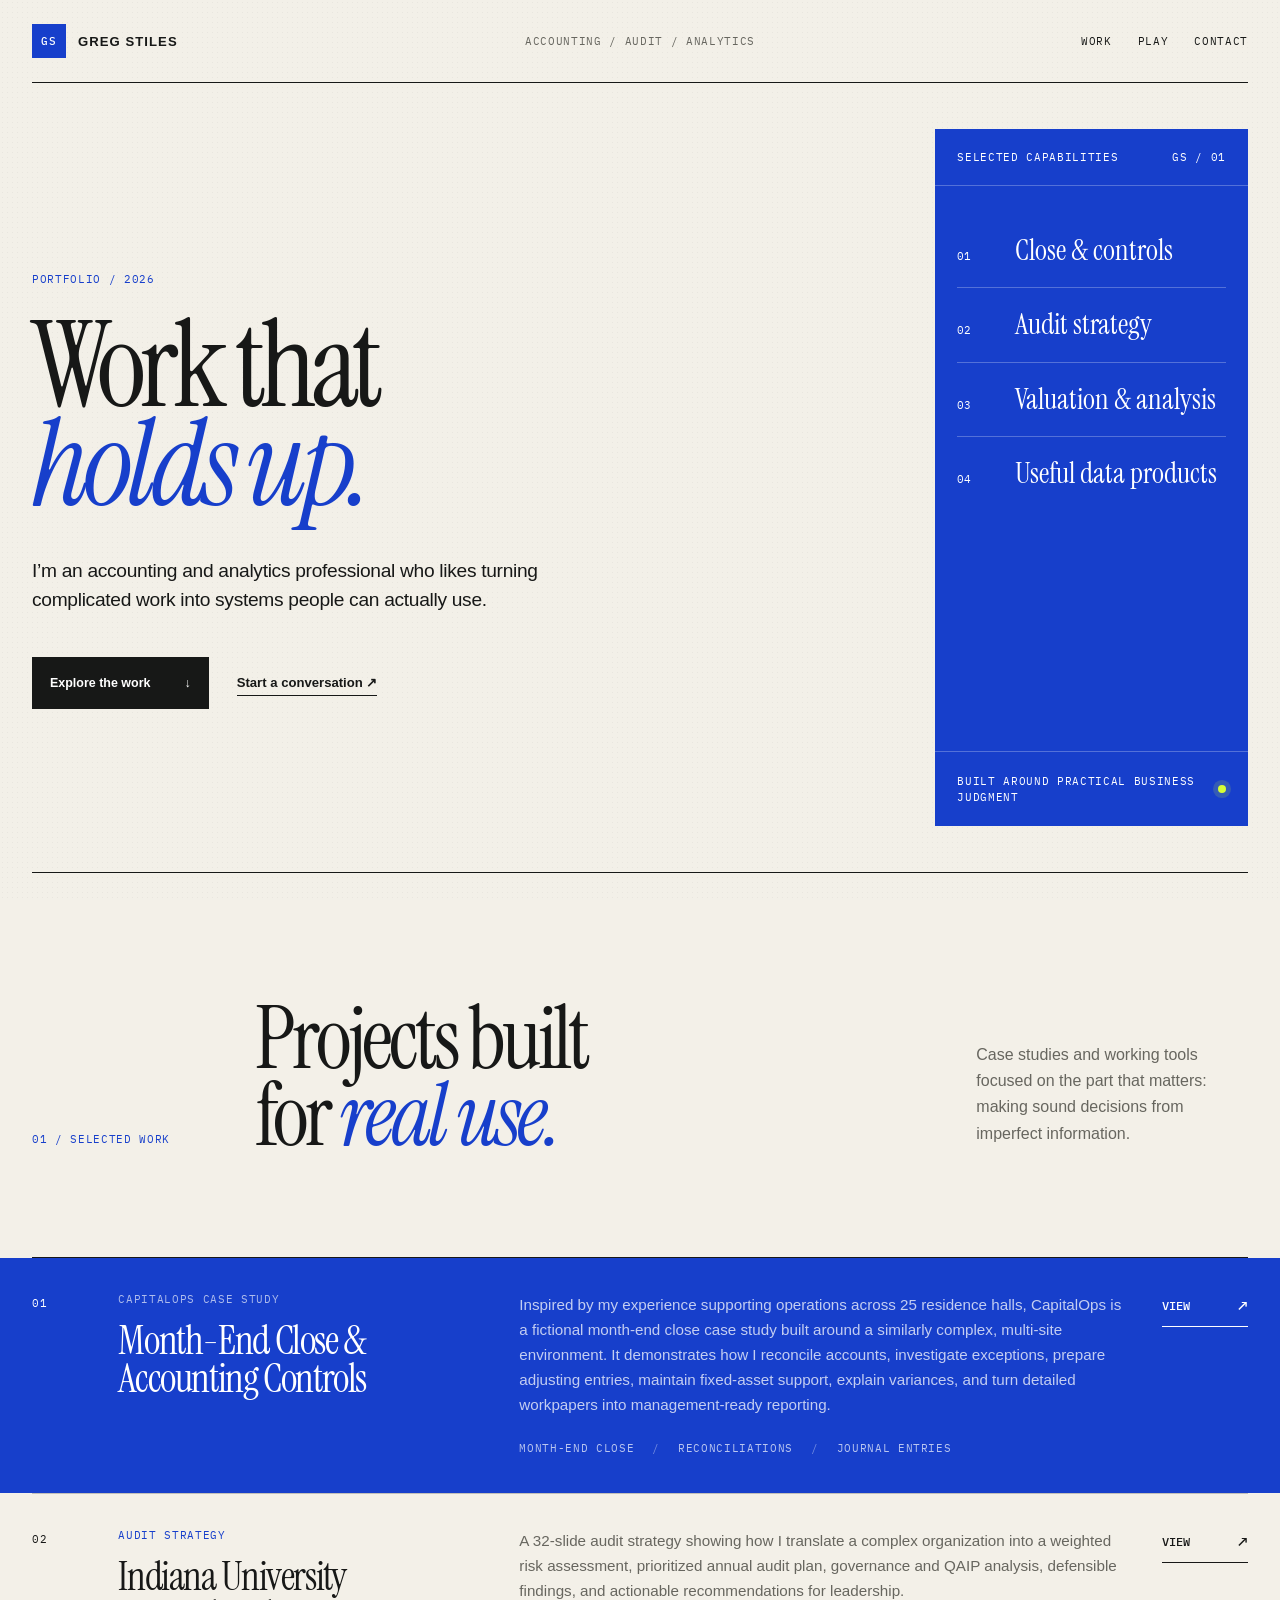
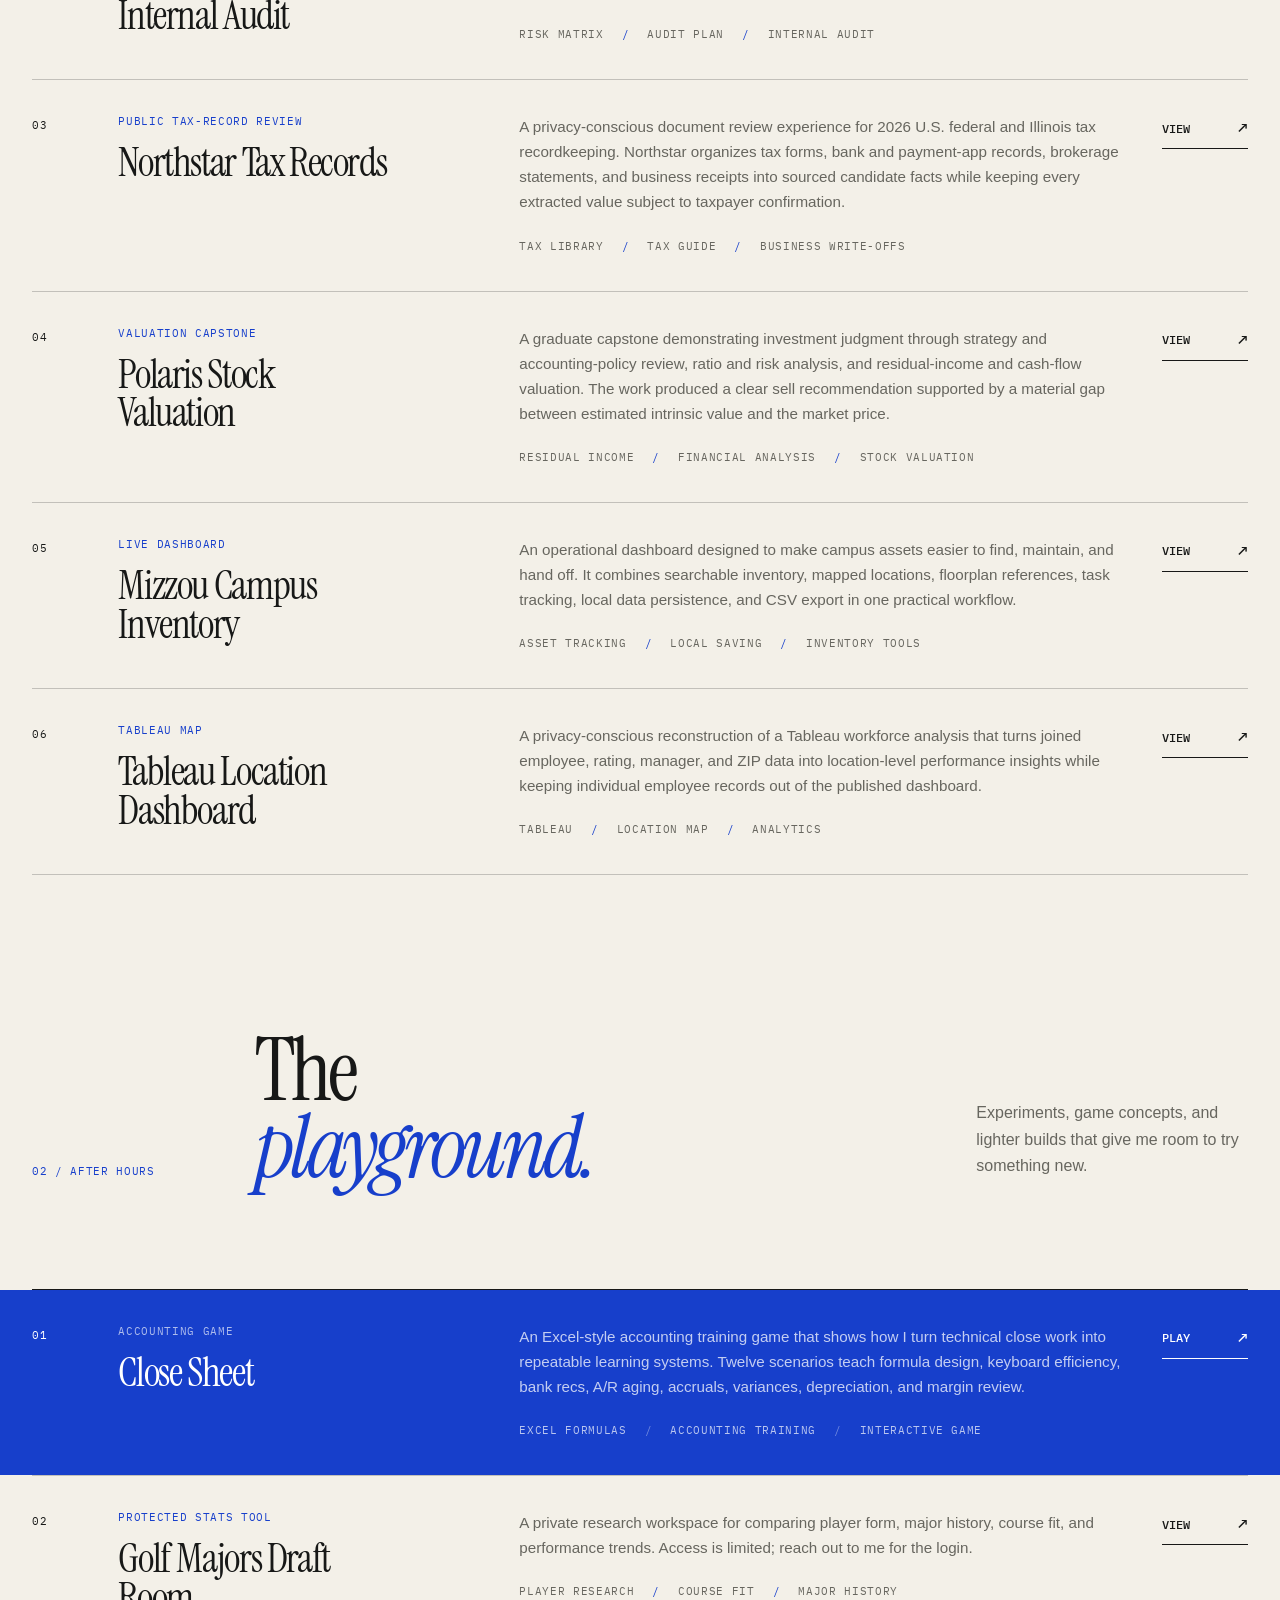
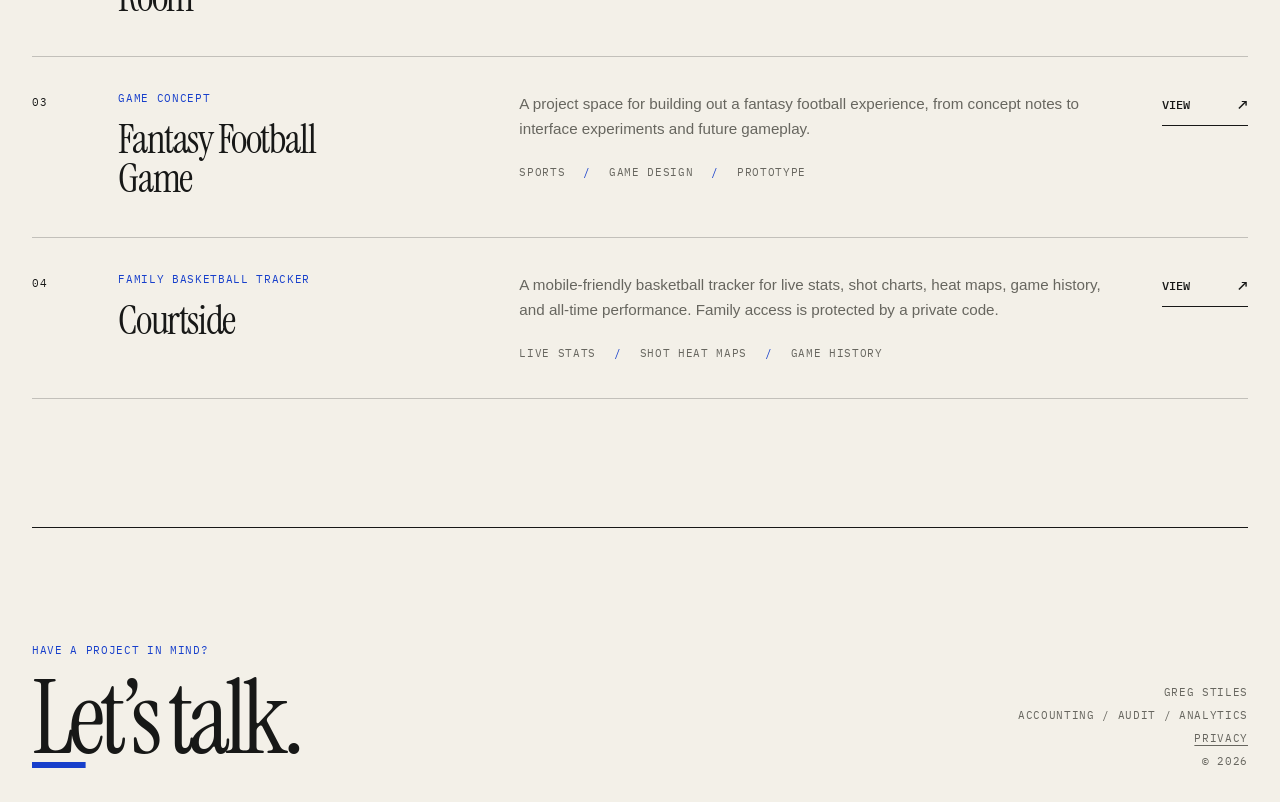
<file: index.html>
<!DOCTYPE html>
<html lang="en">
  <head>
    <meta charset="UTF-8" />
    <meta name="viewport" content="width=device-width, initial-scale=1.0" />
    <script src="analytics.js" defer></script>
    <title>Greg Stiles | Accounting, Audit &amp; Analytics</title>
    <meta
      name="description"
      content="Greg Stiles' portfolio of accounting, audit, financial analysis, and data projects built around practical business problems."
    />
    <link rel="icon" href="favicon.svg" type="image/svg+xml" />
    <link rel="preconnect" href="https://fonts.googleapis.com" />
    <link rel="preconnect" href="https://fonts.gstatic.com" crossorigin />
    <link
      href="https://fonts.googleapis.com/css2?family=Instrument+Serif:ital@0;1&amp;family=IBM+Plex+Mono:wght@400;500&amp;display=swap"
      rel="stylesheet"
    />
    <link rel="stylesheet" href="styles.css?v=4" />
  </head>
  <body>
    <a class="skip-link" href="#projects">Skip to projects</a>

    <header class="site-header">
      <nav class="nav" aria-label="Main navigation">
        <a class="wordmark" href="/" aria-label="Greg Stiles home">
          <span class="wordmark-mark" aria-hidden="true">GS</span>
          <span>Greg Stiles</span>
        </a>

        <p class="nav-context">Accounting / Audit / Analytics</p>

        <div class="nav-links">
          <a href="#projects">Work</a>
          <a href="#fun">Play</a>
          <a href="mailto:gregorymstiles@gmail.com">Contact</a>
        </div>
      </nav>
    </header>

    <main>
      <section class="hero" aria-labelledby="hero-title">
        <div class="hero-copy">
          <p class="overline">Portfolio / 2026</p>
          <h1 id="hero-title">Work that <em>holds up.</em></h1>
          <p class="hero-summary">
            I&rsquo;m an accounting and analytics professional who likes turning
            complicated work into systems people can actually use.
          </p>
          <div class="hero-actions">
            <a class="button" href="#projects">Explore the work <span aria-hidden="true">&darr;</span></a>
            <a class="text-link" href="mailto:gregorymstiles@gmail.com">Start a conversation <span aria-hidden="true">&nearr;</span></a>
          </div>
        </div>

        <aside class="hero-ledger" aria-label="Selected capabilities">
          <div class="ledger-header">
            <span>Selected capabilities</span>
            <span>GS / 01</span>
          </div>
          <ol class="ledger-list">
            <li><span>01</span><strong>Close &amp; controls</strong></li>
            <li><span>02</span><strong>Audit strategy</strong></li>
            <li><span>03</span><strong>Valuation &amp; analysis</strong></li>
            <li><span>04</span><strong>Useful data products</strong></li>
          </ol>
          <div class="ledger-footer">
            <span>Built around practical business judgment</span>
            <span class="status-dot" aria-hidden="true"></span>
          </div>
        </aside>
      </section>

      <section class="projects-section" id="projects" aria-labelledby="projects-title">
        <div class="section-heading">
          <p class="section-number">01 / Selected work</p>
          <h2 id="projects-title">Projects built for <em>real use.</em></h2>
          <p class="section-intro">
            Case studies and working tools focused on the part that matters:
            making sound decisions from imperfect information.
          </p>
        </div>

        <div class="project-list">
          <article class="project-row featured">
            <div class="project-index">01</div>
            <div class="project-title">
              <p class="tag">CapitalOps case study</p>
              <h3>Month-End Close &amp; Accounting Controls</h3>
            </div>
            <div class="project-detail">
              <p>
                Inspired by my experience supporting operations across 25
                residence halls, CapitalOps is a fictional month-end close case
                study built around a similarly complex, multi-site environment.
                It demonstrates how I reconcile accounts, investigate exceptions,
                prepare adjusting entries, maintain fixed-asset support, explain
                variances, and turn detailed workpapers into management-ready
                reporting.
              </p>
              <div class="project-meta" aria-label="Project features">
                <span>Month-end close</span>
                <span>Reconciliations</span>
                <span>Journal entries</span>
              </div>
            </div>
            <a class="project-link" href="./projects/capitalops/" aria-label="Open Month-End Close and Accounting Controls case study">
              View <span aria-hidden="true">&nearr;</span>
            </a>
          </article>

          <article class="project-row">
            <div class="project-index">02</div>
            <div class="project-title">
              <p class="tag">Audit strategy</p>
              <h3>Indiana University Internal Audit</h3>
            </div>
            <div class="project-detail">
              <p>
                A 32-slide audit strategy showing how I translate a complex
                organization into a weighted risk assessment, prioritized annual
                audit plan, governance and QAIP analysis, defensible findings,
                and actionable recommendations for leadership.
              </p>
              <div class="project-meta" aria-label="Project features">
                <span>Risk matrix</span>
                <span>Audit plan</span>
                <span>Internal audit</span>
              </div>
            </div>
            <a class="project-link" href="./projects/iu-internal-audit/" aria-label="Open Indiana University Internal Audit project">
              View <span aria-hidden="true">&nearr;</span>
            </a>
          </article>

          <article class="project-row">
            <div class="project-index">03</div>
            <div class="project-title">
              <p class="tag">Public tax-record review</p>
              <h3>Northstar Tax Records</h3>
            </div>
            <div class="project-detail">
              <p>
                A privacy-conscious document review experience for 2026 U.S.
                federal and Illinois tax recordkeeping. Northstar organizes tax
                forms, bank and payment-app records, brokerage statements, and
                business receipts into sourced candidate facts while keeping
                every extracted value subject to taxpayer confirmation.
              </p>
              <div class="project-meta" aria-label="Project features">
                <span>Tax library</span>
                <span>Tax guide</span>
                <span>Business write-offs</span>
              </div>
            </div>
            <a class="project-link" href="./projects/northstar-tax-records/" aria-label="Open Northstar Tax Records project">
              View <span aria-hidden="true">&nearr;</span>
            </a>
          </article>

          <article class="project-row">
            <div class="project-index">04</div>
            <div class="project-title">
              <p class="tag">Valuation capstone</p>
              <h3>Polaris Stock Valuation</h3>
            </div>
            <div class="project-detail">
              <p>
                A graduate capstone demonstrating investment judgment through
                strategy and accounting-policy review, ratio and risk analysis,
                and residual-income and cash-flow valuation. The work produced a
                clear sell recommendation supported by a material gap between
                estimated intrinsic value and the market price.
              </p>
              <div class="project-meta" aria-label="Project features">
                <span>Residual income</span>
                <span>Financial analysis</span>
                <span>Stock valuation</span>
              </div>
            </div>
            <a class="project-link" href="./projects/polaris-valuation/" aria-label="Open Polaris Stock Valuation project">
              View <span aria-hidden="true">&nearr;</span>
            </a>
          </article>

          <article class="project-row">
            <div class="project-index">05</div>
            <div class="project-title">
              <p class="tag">Live dashboard</p>
              <h3>Mizzou Campus Inventory</h3>
            </div>
            <div class="project-detail">
              <p>
                An operational dashboard designed to make campus assets easier to
                find, maintain, and hand off. It combines searchable inventory,
                mapped locations, floorplan references, task tracking, local data
                persistence, and CSV export in one practical workflow.
              </p>
              <div class="project-meta" aria-label="Project features">
                <span>Asset tracking</span>
                <span>Local saving</span>
                <span>Inventory tools</span>
              </div>
            </div>
            <a class="project-link" href="./projects/inventory/" aria-label="Open Mizzou Campus Inventory project">
              View <span aria-hidden="true">&nearr;</span>
            </a>
          </article>

          <article class="project-row">
            <div class="project-index">06</div>
            <div class="project-title">
              <p class="tag">Tableau map</p>
              <h3>Tableau Location Dashboard</h3>
            </div>
            <div class="project-detail">
              <p>
                A privacy-conscious reconstruction of a Tableau workforce
                analysis that turns joined employee, rating, manager, and ZIP
                data into location-level performance insights while keeping
                individual employee records out of the published dashboard.
              </p>
              <div class="project-meta" aria-label="Project features">
                <span>Tableau</span>
                <span>Location map</span>
                <span>Analytics</span>
              </div>
            </div>
            <a class="project-link" href="./projects/tableau-workbooks/" aria-label="Open Tableau Location Dashboard project">
              View <span aria-hidden="true">&nearr;</span>
            </a>
          </article>
        </div>
      </section>

      <section class="projects-section fun-section" id="fun" aria-labelledby="fun-title">
        <div class="section-heading">
          <p class="section-number">02 / After hours</p>
          <h2 id="fun-title">The <em>playground.</em></h2>
          <p class="section-intro">
            Experiments, game concepts, and lighter builds that give me room to
            try something new.
          </p>
        </div>

        <div class="project-list">
          <article class="project-row featured">
            <div class="project-index">01</div>
            <div class="project-title">
              <p class="tag">Accounting game</p>
              <h3>Close Sheet</h3>
            </div>
            <div class="project-detail">
              <p>
                An Excel-style accounting training game that shows how I turn
                technical close work into repeatable learning systems. Twelve
                scenarios teach formula design, keyboard efficiency, bank recs,
                A/R aging, accruals, variances, depreciation, and margin review.
              </p>
              <div class="project-meta" aria-label="Project features">
                <span>Excel formulas</span>
                <span>Accounting training</span>
                <span>Interactive game</span>
              </div>
            </div>
            <a class="project-link" href="./projects/excel-accounting-game/" aria-label="Open Close Sheet Excel accounting game">
              Play <span aria-hidden="true">&nearr;</span>
            </a>
          </article>

          <article class="project-row">
            <div class="project-index">02</div>
            <div class="project-title">
              <p class="tag">Protected stats tool</p>
              <h3>Golf Majors Draft Room</h3>
            </div>
            <div class="project-detail">
              <p>
                A private research workspace for comparing player form, major
                history, course fit, and performance trends. Access is limited;
                reach out to me for the login.
              </p>
              <div class="project-meta" aria-label="Project features">
                <span>Player research</span>
                <span>Course fit</span>
                <span>Major history</span>
              </div>
            </div>
            <a class="project-link" href="./projects/golf-draft-app/" aria-label="Open protected Golf Majors Draft Room tool">
              View <span aria-hidden="true">&nearr;</span>
            </a>
          </article>

          <article class="project-row">
            <div class="project-index">03</div>
            <div class="project-title">
              <p class="tag">Game concept</p>
              <h3>Fantasy Football Game</h3>
            </div>
            <div class="project-detail">
              <p>
                A project space for building out a fantasy football experience,
                from concept notes to interface experiments and future gameplay.
              </p>
              <div class="project-meta" aria-label="Project features">
                <span>Sports</span>
                <span>Game design</span>
                <span>Prototype</span>
              </div>
            </div>
            <a class="project-link" href="./projects/fantasy-football/" aria-label="Open Fantasy Football Game project">
              View <span aria-hidden="true">&nearr;</span>
            </a>
          </article>

          <article class="project-row">
            <div class="project-index">04</div>
            <div class="project-title">
              <p class="tag">Family basketball tracker</p>
              <h3>Courtside</h3>
            </div>
            <div class="project-detail">
              <p>
                A mobile-friendly basketball tracker for live stats, shot charts,
                heat maps, game history, and all-time performance. Family access
                is protected by a private code.
              </p>
              <div class="project-meta" aria-label="Project features">
                <span>Live stats</span>
                <span>Shot heat maps</span>
                <span>Game history</span>
              </div>
            </div>
            <a class="project-link" href="https://courtside-stat-tracker.greg-m-stiles.chatgpt.site/family" aria-label="Open the protected Courtside family basketball tracker">
              View <span aria-hidden="true">&nearr;</span>
            </a>
          </article>
        </div>
      </section>
    </main>

    <footer class="footer">
      <div>
        <p class="overline">Have a project in mind?</p>
        <a class="footer-cta" href="mailto:gregorymstiles@gmail.com">Let&rsquo;s talk.</a>
      </div>
      <div class="footer-meta">
        <span>Greg Stiles</span>
        <span>Accounting / Audit / Analytics</span>
        <a href="privacy.html">Privacy</a>
        <span>&copy; 2026</span>
      </div>
    </footer>
  </body>
</html>
</file>
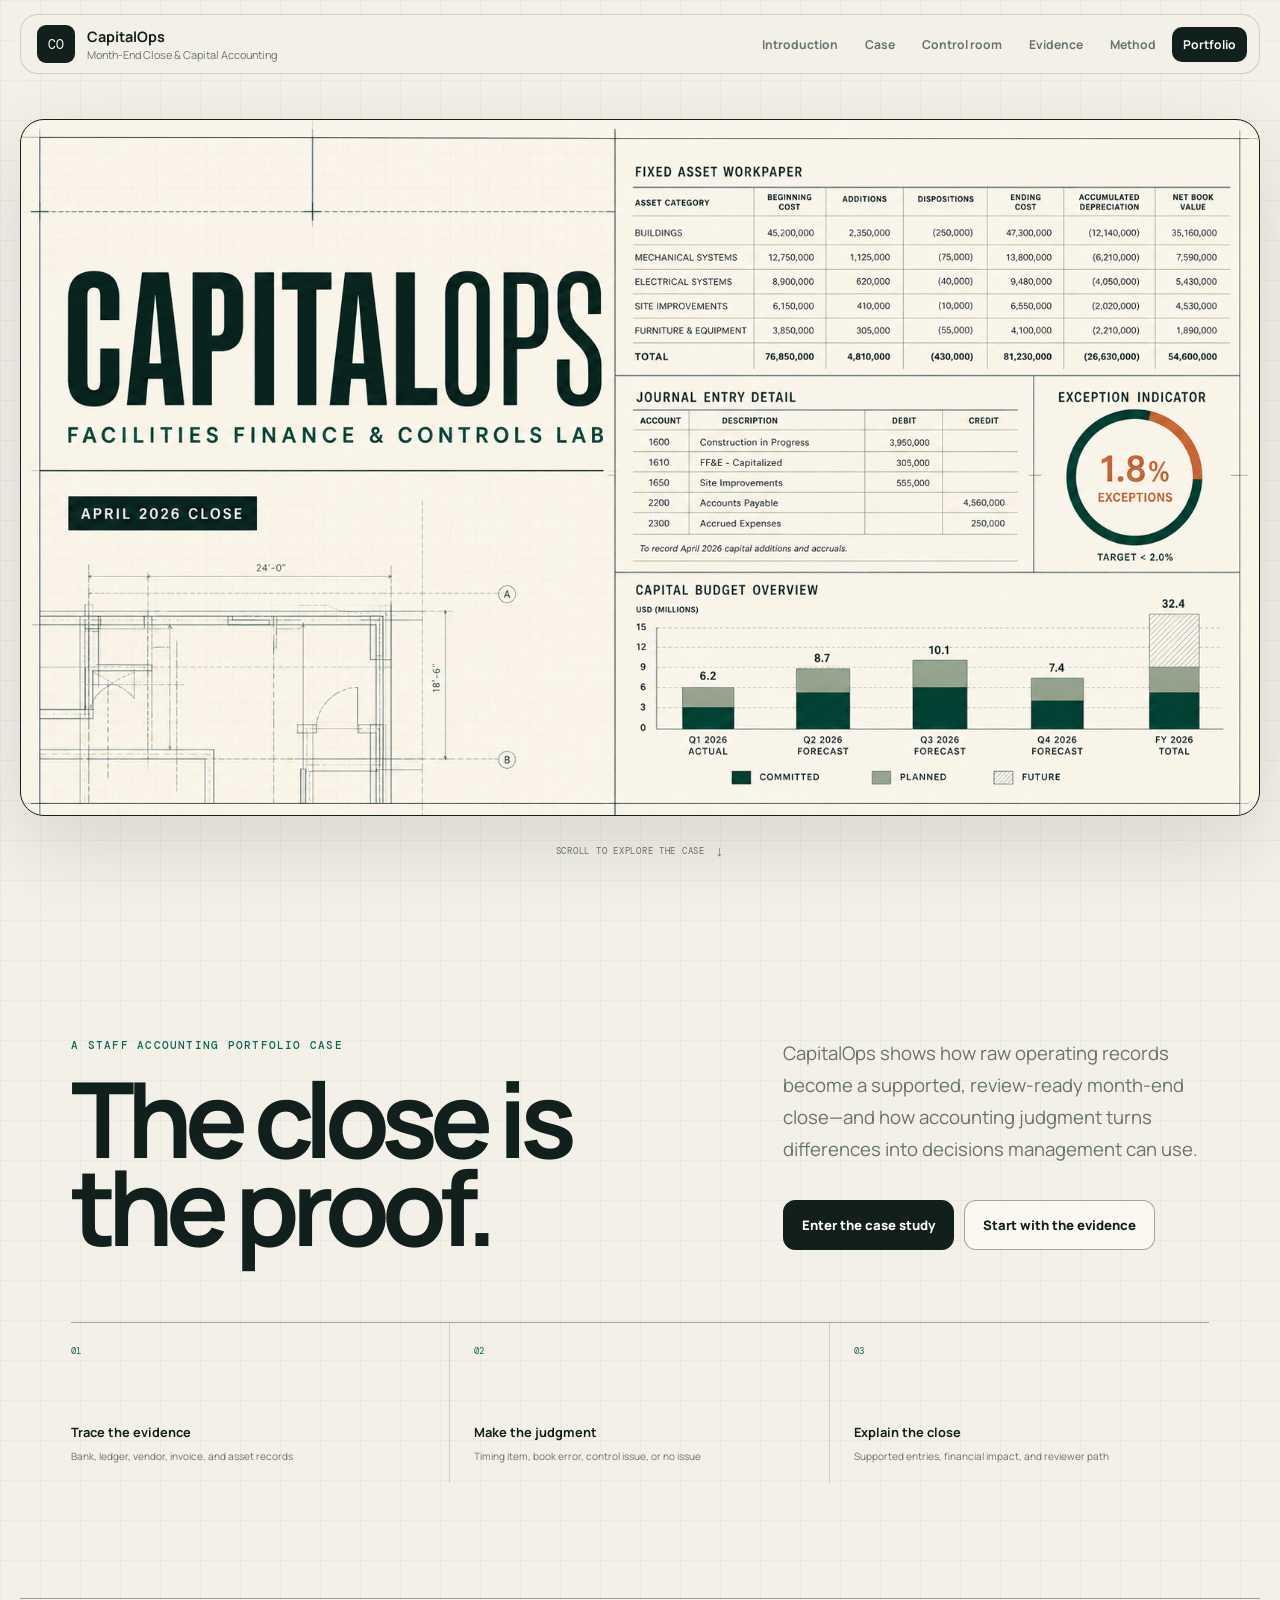
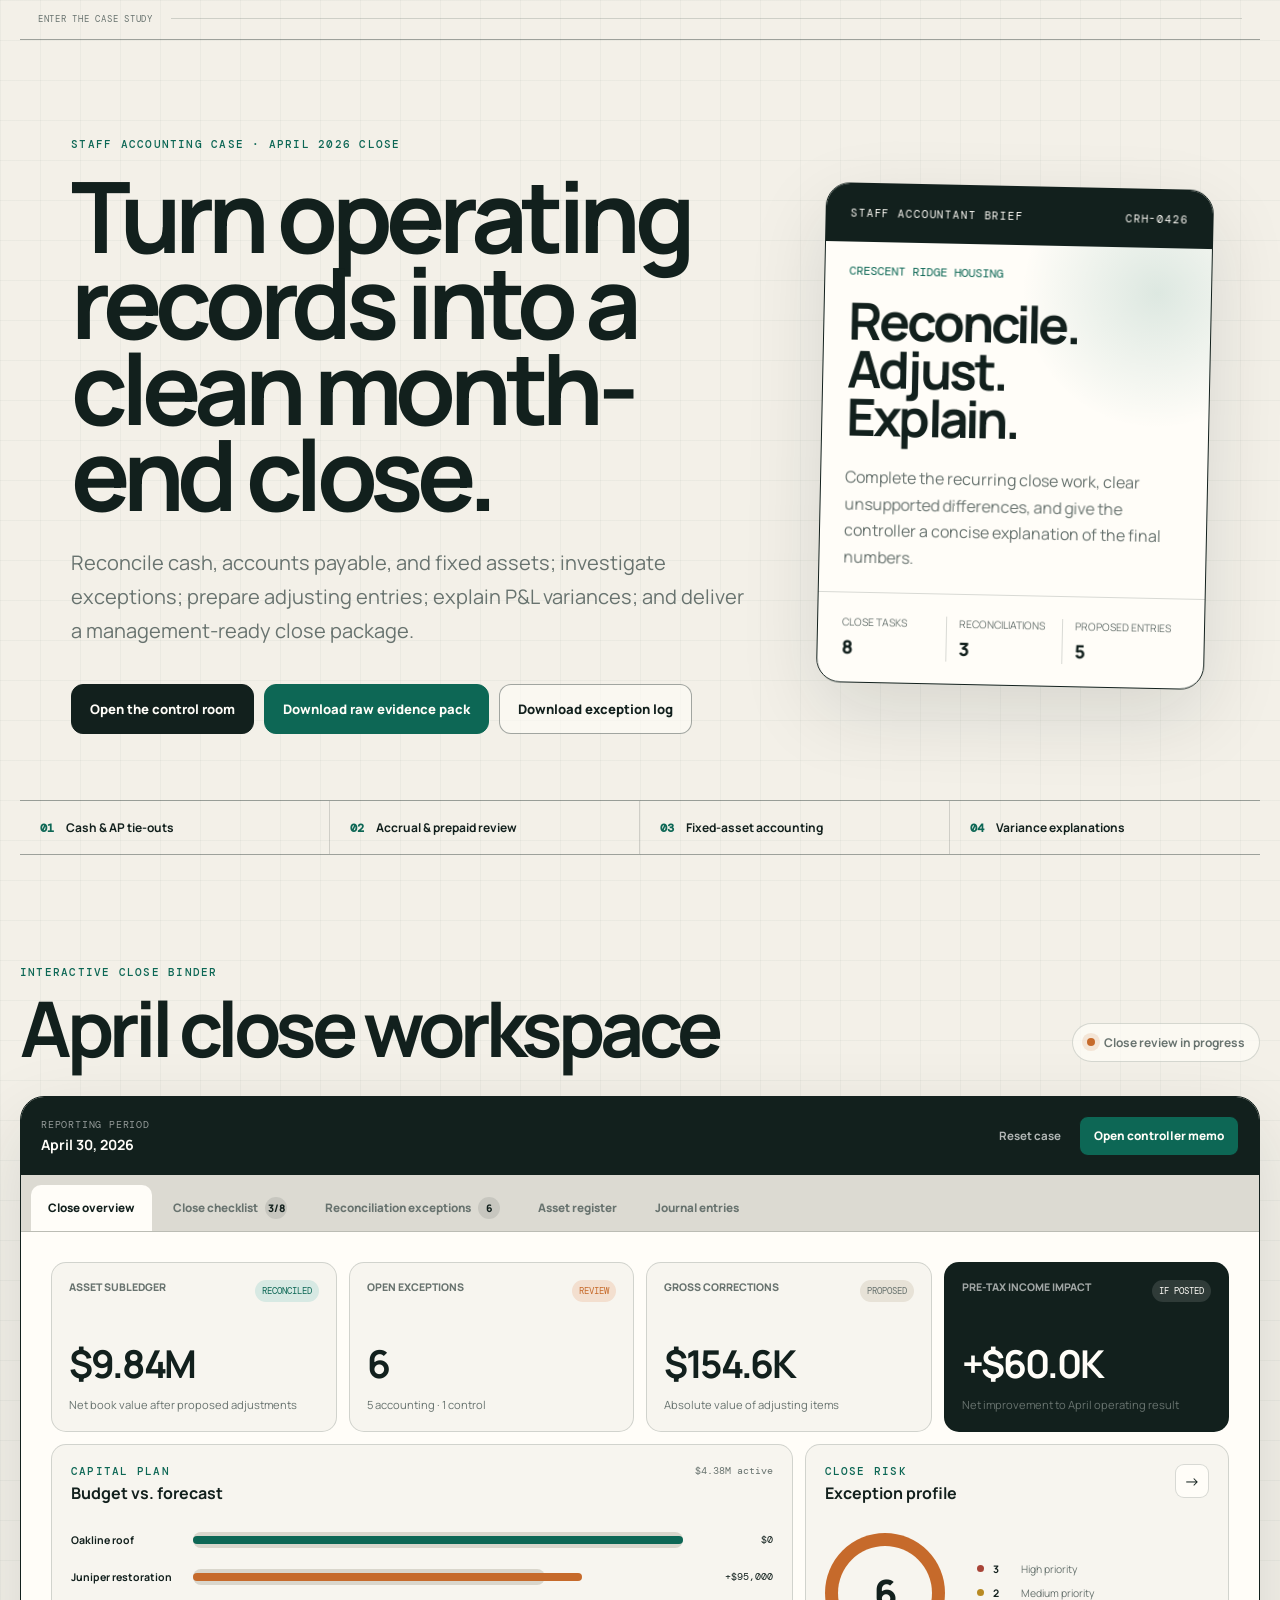
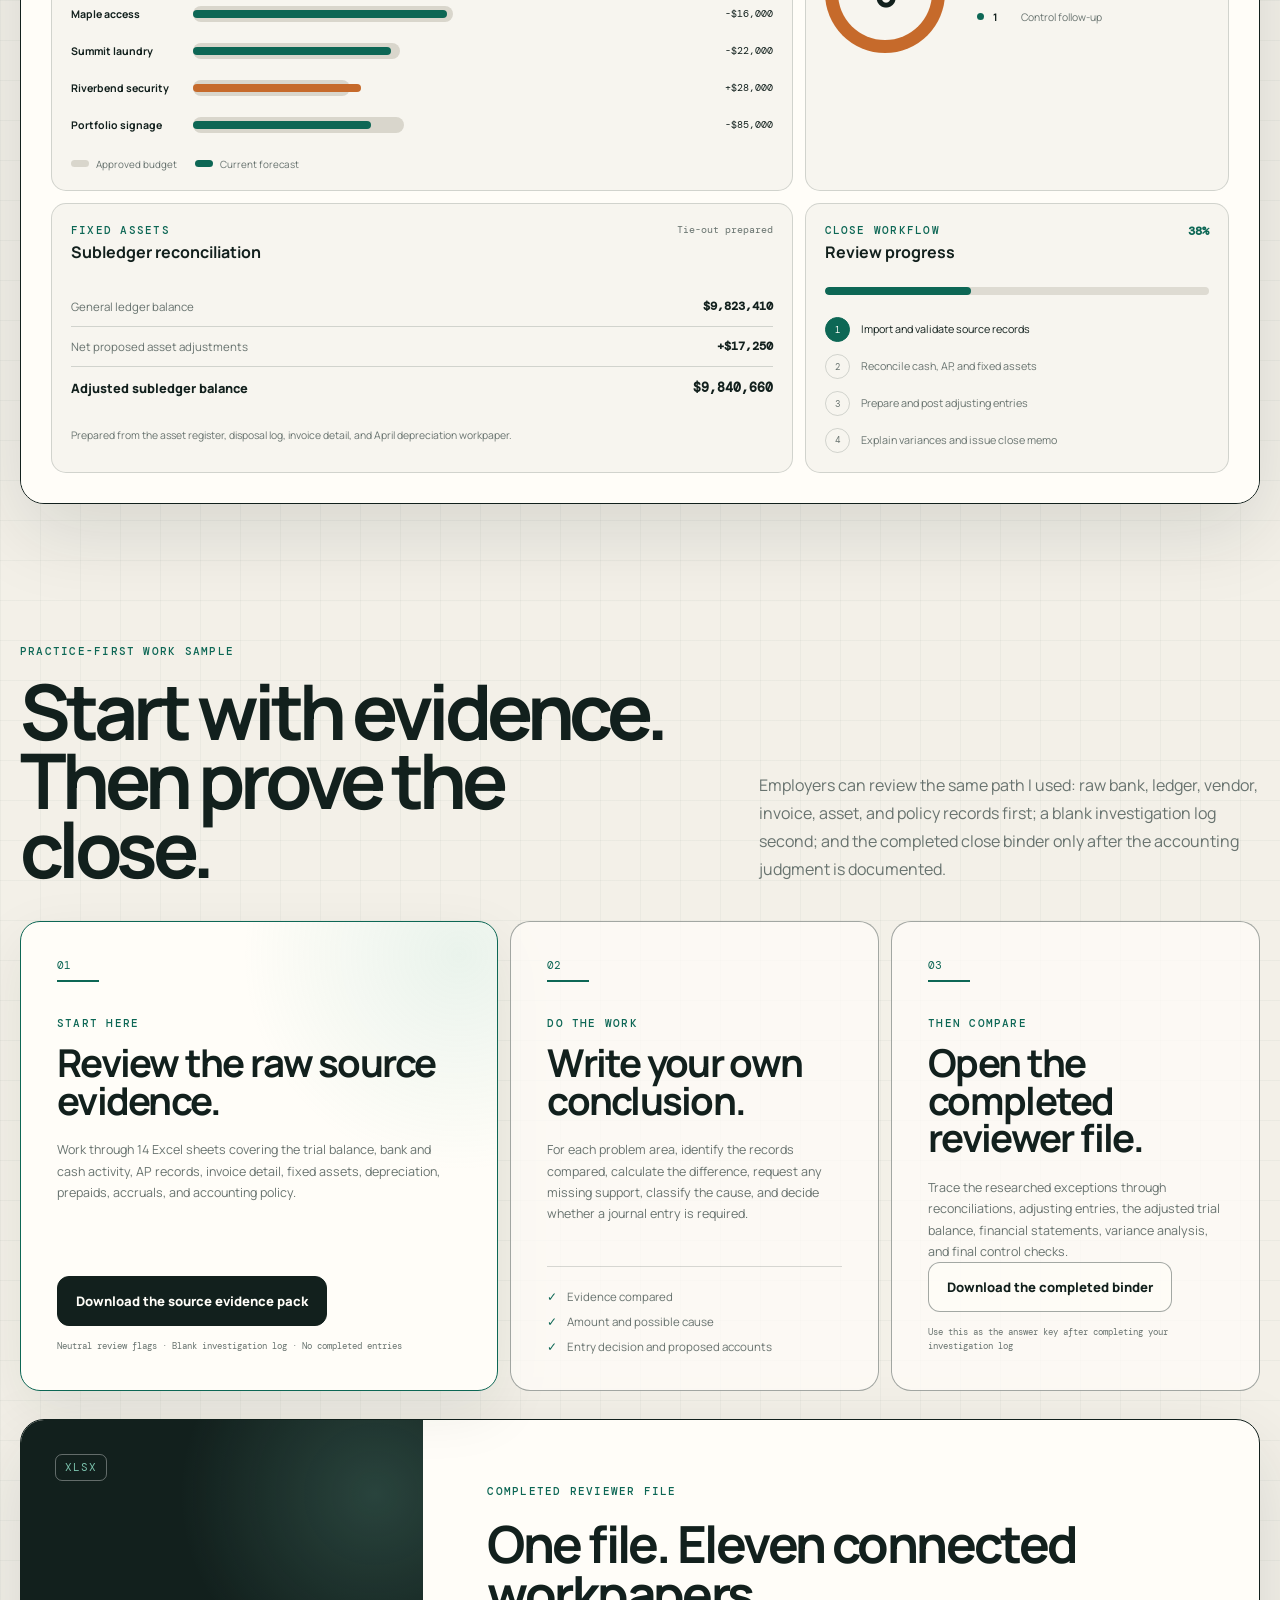
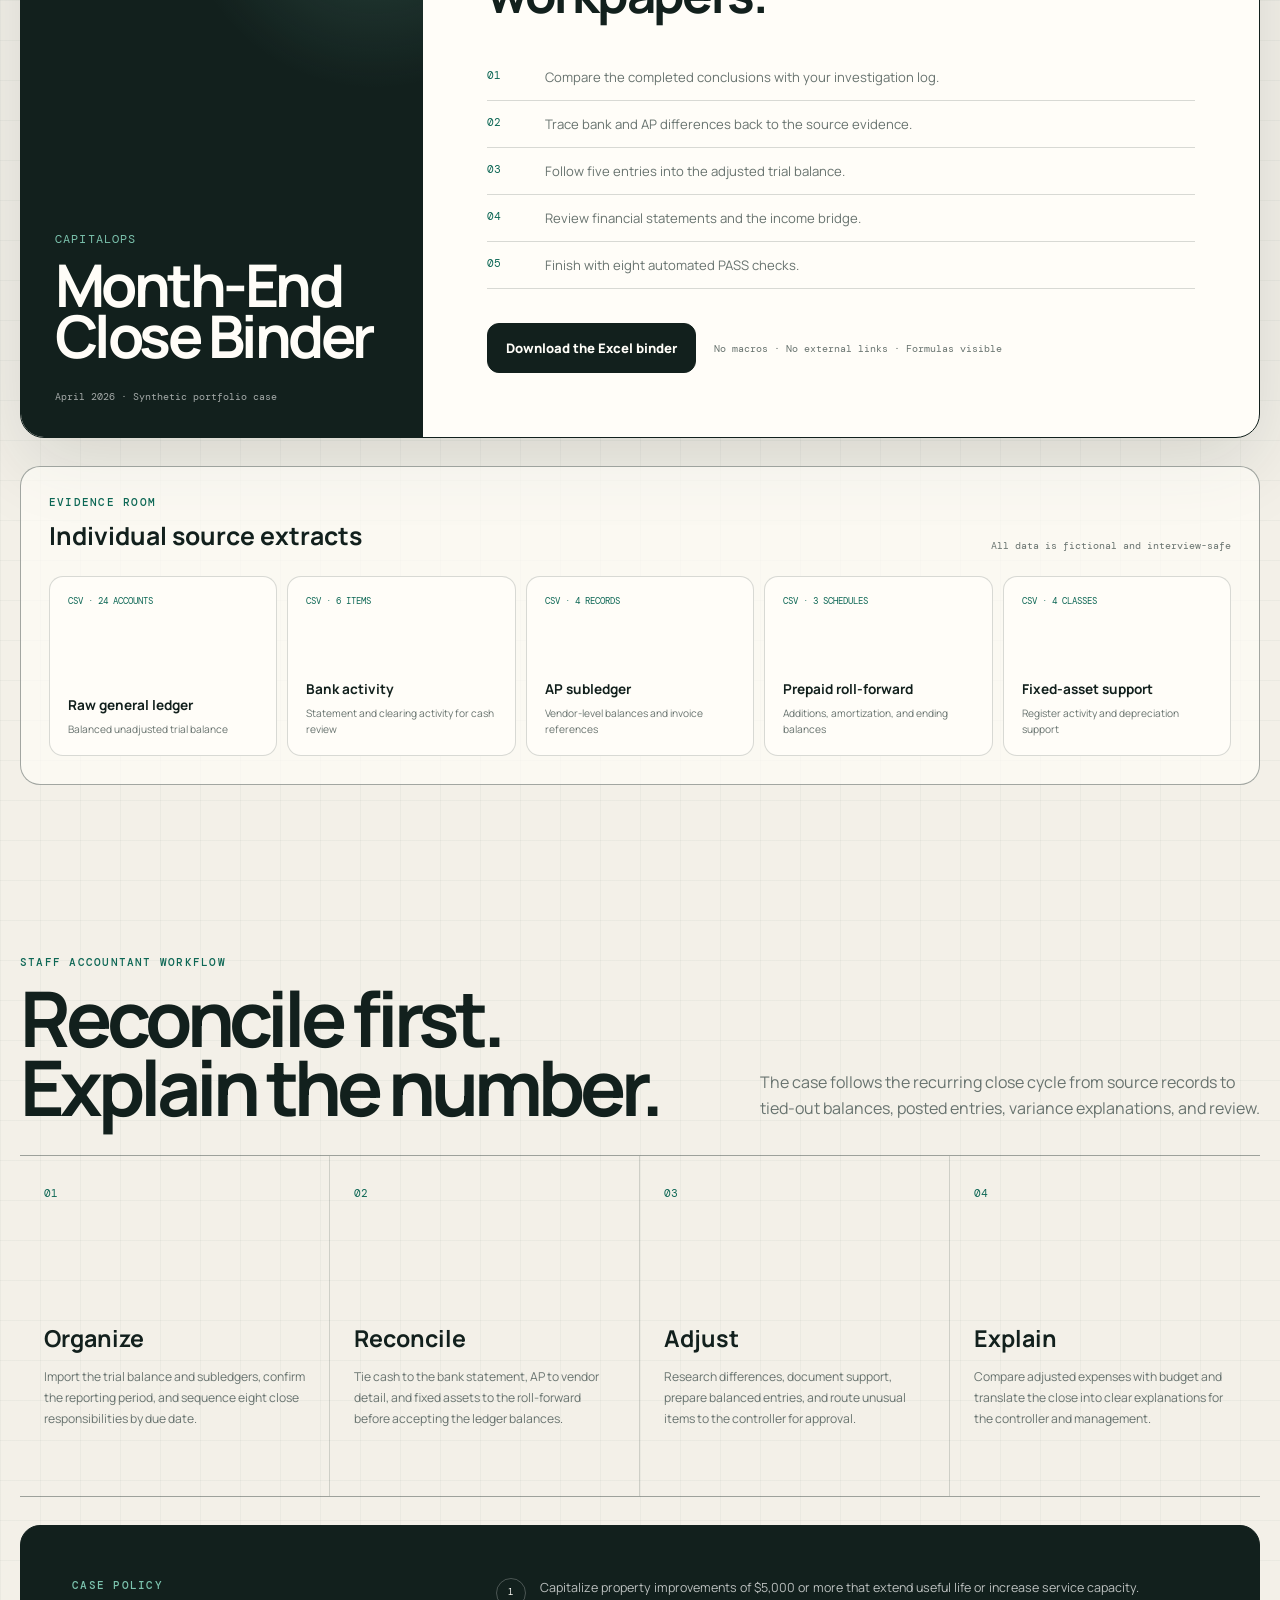
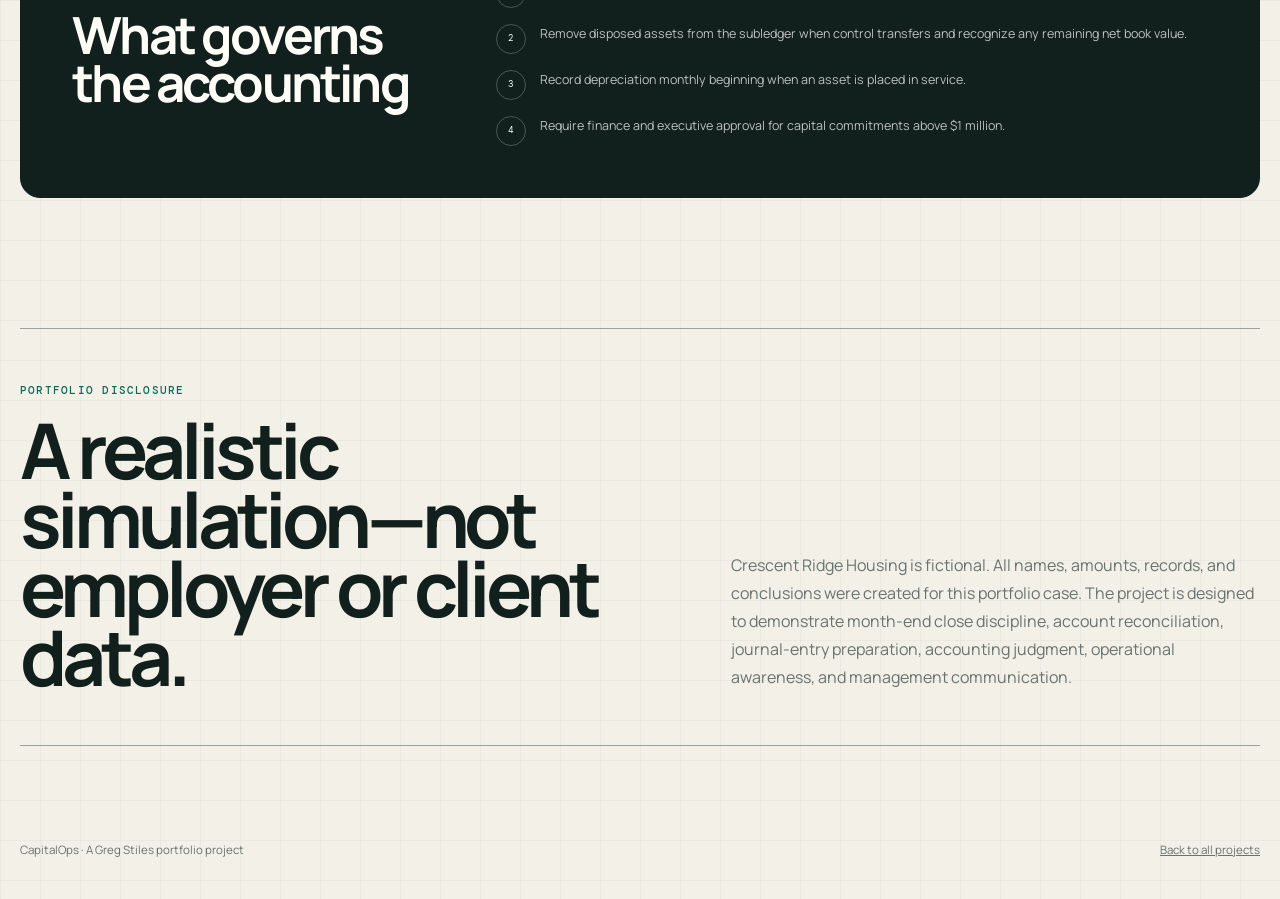
<file: projects/capitalops/index.html>
<!DOCTYPE html>
<html lang="en">
  <head>
    <meta charset="UTF-8" />
    <meta name="viewport" content="width=device-width, initial-scale=1.0" />
    <script src="../../analytics.js" defer></script>
    <meta
      name="description"
      content="Enter CapitalOps, a fictional staff-accounting case that follows raw source evidence through reconciliations, accounting judgment, adjusting entries, and a review-ready close."
    />
    <meta property="og:type" content="website" />
    <meta property="og:title" content="CapitalOps | Facilities Finance &amp; Controls Lab" />
    <meta
      property="og:description"
      content="Work from raw source evidence to a completed fictional April close, including reconciliations, adjusting entries, fixed-asset workpapers, variance analysis, and a management-ready memo."
    />
    <meta property="og:url" content="https://gregorymstiles.com/projects/capitalops/" />
    <meta property="og:image" content="https://gregorymstiles.com/projects/capitalops/og.png" />
    <meta name="twitter:card" content="summary_large_image" />
    <meta name="twitter:title" content="CapitalOps | Facilities Finance &amp; Controls Lab" />
    <meta
      name="twitter:description"
      content="A fictional month-end close and staff-accounting case by Greg Stiles."
    />
    <meta name="twitter:image" content="https://gregorymstiles.com/projects/capitalops/og.png" />
    <title>CapitalOps | Facilities Finance &amp; Controls Lab</title>
    <link rel="preconnect" href="https://fonts.googleapis.com" />
    <link rel="preconnect" href="https://fonts.gstatic.com" crossorigin />
    <link
      href="https://fonts.googleapis.com/css2?family=DM+Mono:wght@400;500&amp;family=Manrope:wght@400;500;600;700;800&amp;display=swap"
      rel="stylesheet"
    />
    <link rel="stylesheet" href="styles.css?v=6" />
  </head>
  <body>
    <header class="site-header">
      <a class="brand" href="../../" aria-label="Return to Greg Stiles portfolio">
        <span class="brand-mark">CO</span>
        <span>
          <strong>CapitalOps</strong>
          <small>Month-End Close &amp; Capital Accounting</small>
        </span>
      </a>

      <nav class="header-nav" aria-label="Project navigation">
        <a href="#intro">Introduction</a>
        <a href="#case">Case</a>
        <a href="#control-room">Control room</a>
        <a href="#evidence">Evidence</a>
        <a href="#method">Method</a>
        <a class="portfolio-link" href="../../">Portfolio</a>
      </nav>
    </header>

    <main>
      <section class="intro-stage" id="intro" aria-label="CapitalOps introduction film">
        <div class="intro-media">
          <video
            class="intro-video"
            autoplay
            muted
            loop
            playsinline
            preload="metadata"
            poster="og.png"
            aria-label="CapitalOps case study advertisement: evidence, judgment, and close"
          >
            <source src="media/CapitalOps_Case_Study_Teaser.mp4?v=2" type="video/mp4" />
          </video>
        </div>

        <a class="intro-scroll" href="#purpose">
          <span>Scroll to explore the case</span>
          <i aria-hidden="true">↓</i>
        </a>
      </section>

      <section class="case-purpose" id="purpose" aria-labelledby="intro-title">
        <div class="purpose-heading">
          <p class="eyebrow">A staff accounting portfolio case</p>
          <h1 id="intro-title">The close is the proof.</h1>
        </div>

        <div class="purpose-summary">
          <p class="intro-lede">
            CapitalOps shows how raw operating records become a supported,
            review-ready month-end close—and how accounting judgment turns
            differences into decisions management can use.
          </p>

          <div class="intro-actions">
            <a class="button button-primary" href="#case">Enter the case study</a>
            <a class="button button-quiet" href="#evidence">Start with the evidence</a>
          </div>
        </div>

        <div class="intro-proof" aria-label="What CapitalOps demonstrates">
          <div>
            <span>01</span>
            <strong>Trace the evidence</strong>
            <small>Bank, ledger, vendor, invoice, and asset records</small>
          </div>
          <div>
            <span>02</span>
            <strong>Make the judgment</strong>
            <small>Timing item, book error, control issue, or no issue</small>
          </div>
          <div>
            <span>03</span>
            <strong>Explain the close</strong>
            <small>Supported entries, financial impact, and reviewer path</small>
          </div>
        </div>
      </section>

      <div class="intro-divider" aria-hidden="true">
        <span>Enter the case study</span>
        <i></i>
      </div>

      <section class="hero" id="case">
        <div class="hero-copy">
          <p class="eyebrow">Staff accounting case · April 2026 close</p>
          <h2>Turn operating records into a clean month-end close.</h2>
          <p class="hero-intro">
            Reconcile cash, accounts payable, and fixed assets; investigate
            exceptions; prepare adjusting entries; explain P&amp;L variances; and
            deliver a management-ready close package.
          </p>

          <div class="hero-actions">
            <a class="button button-primary" href="#control-room">Open the control room</a>
            <a
              class="button button-workbook"
              href="downloads/CapitalOps_Source_Evidence_Pack.xlsx"
              download
            >
              Download raw evidence pack
            </a>
            <button class="button button-quiet" id="downloadCaseButton" type="button">
              Download exception log
            </button>
          </div>
        </div>

        <aside class="case-brief" aria-label="Case brief">
          <div class="brief-header">
            <p>Staff accountant brief</p>
            <span>CRH-0426</span>
          </div>
          <div class="brief-body">
            <p class="brief-company">Crescent Ridge Housing</p>
            <h2>Reconcile. Adjust. Explain.</h2>
            <p>
              Complete the recurring close work, clear unsupported differences,
              and give the controller a concise explanation of the final numbers.
            </p>
          </div>
          <dl class="brief-facts">
            <div>
              <dt>Close tasks</dt>
              <dd>8</dd>
            </div>
            <div>
              <dt>Reconciliations</dt>
              <dd>3</dd>
            </div>
            <div>
              <dt>Proposed entries</dt>
              <dd>5</dd>
            </div>
          </dl>
        </aside>
      </section>

      <section class="case-principles" aria-label="Project principles">
        <p><span>01</span> Cash &amp; AP tie-outs</p>
        <p><span>02</span> Accrual &amp; prepaid review</p>
        <p><span>03</span> Fixed-asset accounting</p>
        <p><span>04</span> Variance explanations</p>
      </section>

      <section class="control-room" id="control-room" aria-labelledby="control-title">
        <div class="section-heading">
          <div>
            <p class="eyebrow">Interactive close binder</p>
            <h2 id="control-title">April close workspace</h2>
          </div>
          <div class="close-status">
            <span class="status-dot"></span>
            <span id="closeStatusText">Close review in progress</span>
          </div>
        </div>

        <div class="dashboard-shell">
          <div class="dashboard-topbar">
            <div class="period-control">
              <span>Reporting period</span>
              <strong>April 30, 2026</strong>
            </div>
            <div class="topbar-actions">
              <button class="text-button" id="resetCaseButton" type="button">Reset case</button>
              <button class="button button-small" id="memoButton" type="button">
                Open controller memo
              </button>
            </div>
          </div>

          <div class="dashboard-tabs" role="tablist" aria-label="CapitalOps views">
            <button
              class="tab-button active"
              id="overviewTab"
              role="tab"
              aria-selected="true"
              aria-controls="overviewPanel"
              data-panel="overviewPanel"
              type="button"
            >
              Close overview
            </button>
            <button
              class="tab-button"
              id="closeTab"
              role="tab"
              aria-selected="false"
              aria-controls="closePanel"
              data-panel="closePanel"
              type="button"
            >
              Close checklist <span id="closeTaskTabCount">3/8</span>
            </button>
            <button
              class="tab-button"
              id="exceptionsTab"
              role="tab"
              aria-selected="false"
              aria-controls="exceptionsPanel"
              data-panel="exceptionsPanel"
              type="button"
            >
              Reconciliation exceptions <span id="tabExceptionCount">6</span>
            </button>
            <button
              class="tab-button"
              id="assetsTab"
              role="tab"
              aria-selected="false"
              aria-controls="assetsPanel"
              data-panel="assetsPanel"
              type="button"
            >
              Asset register
            </button>
            <button
              class="tab-button"
              id="entriesTab"
              role="tab"
              aria-selected="false"
              aria-controls="entriesPanel"
              data-panel="entriesPanel"
              type="button"
            >
              Journal entries
            </button>
          </div>

          <div class="dashboard-panels">
            <section
              class="dashboard-panel active"
              id="overviewPanel"
              role="tabpanel"
              aria-labelledby="overviewTab"
            >
              <div class="metric-grid">
                <article class="metric-card">
                  <div class="metric-label">
                    <span>Asset subledger</span>
                    <span class="metric-state good">Reconciled</span>
                  </div>
                  <strong>$9.84M</strong>
                  <p>Net book value after proposed adjustments</p>
                </article>
                <article class="metric-card">
                  <div class="metric-label">
                    <span>Open exceptions</span>
                    <span class="metric-state warning" id="openMetricState">Review</span>
                  </div>
                  <strong id="openExceptionMetric">6</strong>
                  <p id="openExceptionCaption">5 accounting · 1 control</p>
                </article>
                <article class="metric-card">
                  <div class="metric-label">
                    <span>Gross corrections</span>
                    <span class="metric-state neutral">Proposed</span>
                  </div>
                  <strong id="grossCorrectionMetric">$154.6K</strong>
                  <p>Absolute value of adjusting items</p>
                </article>
                <article class="metric-card metric-card-dark">
                  <div class="metric-label">
                    <span>Pre-tax income impact</span>
                    <span class="metric-state inverted">If posted</span>
                  </div>
                  <strong id="incomeImpactMetric">+$60.1K</strong>
                  <p>Net improvement to April operating result</p>
                </article>
              </div>

              <div class="overview-grid">
                <article class="dashboard-card capital-card">
                  <div class="card-heading">
                    <div>
                      <p class="card-kicker">Capital plan</p>
                      <h3>Budget vs. forecast</h3>
                    </div>
                    <span>$4.38M active</span>
                  </div>
                  <div class="budget-chart" id="budgetChart"></div>
                  <div class="chart-legend">
                    <span><i class="legend-budget"></i>Approved budget</span>
                    <span><i class="legend-forecast"></i>Current forecast</span>
                  </div>
                </article>

                <article class="dashboard-card risk-card">
                  <div class="card-heading">
                    <div>
                      <p class="card-kicker">Close risk</p>
                      <h3>Exception profile</h3>
                    </div>
                    <button class="arrow-button" data-open-panel="exceptionsPanel" type="button" aria-label="Open exception workpapers">
                      &rarr;
                    </button>
                  </div>
                  <div class="risk-ring-wrap">
                    <div class="risk-ring" id="riskRing" aria-label="6 open exceptions">
                      <span id="riskRingCount">6</span>
                    </div>
                    <div class="risk-breakdown">
                      <p><span class="severity-dot high"></span><strong id="highRiskCount">3</strong> High priority</p>
                      <p><span class="severity-dot medium"></span><strong id="mediumRiskCount">2</strong> Medium priority</p>
                      <p><span class="severity-dot low"></span><strong id="lowRiskCount">1</strong> Control follow-up</p>
                    </div>
                  </div>
                </article>

                <article class="dashboard-card reconciliation-card">
                  <div class="card-heading">
                    <div>
                      <p class="card-kicker">Fixed assets</p>
                      <h3>Subledger reconciliation</h3>
                    </div>
                    <span class="recon-badge">Tie-out prepared</span>
                  </div>
                  <div class="recon-rows">
                    <div>
                      <span>General ledger balance</span>
                      <strong>$9,823,410</strong>
                    </div>
                    <div>
                      <span>Net proposed asset adjustments</span>
                      <strong id="assetAdjustmentValue">+$17,250</strong>
                    </div>
                    <div class="recon-total">
                      <span>Adjusted subledger balance</span>
                      <strong>$9,840,660</strong>
                    </div>
                  </div>
                  <p class="recon-note">
                    Prepared from the asset register, disposal log, invoice detail,
                    and April depreciation workpaper.
                  </p>
                </article>

                <article class="dashboard-card workflow-card">
                  <div class="card-heading">
                    <div>
                      <p class="card-kicker">Close workflow</p>
                      <h3>Review progress</h3>
                    </div>
                    <span id="workflowPercent">38%</span>
                  </div>
                  <div class="progress-track" aria-hidden="true">
                    <span id="workflowProgressBar" style="width: 38%"></span>
                  </div>
                  <ol class="workflow-list">
                    <li class="complete"><span>1</span>Import and validate source records</li>
                    <li id="workflowReviewStep"><span>2</span>Reconcile cash, AP, and fixed assets</li>
                    <li id="workflowPostStep"><span>3</span>Prepare and post adjusting entries</li>
                    <li id="workflowMemoStep"><span>4</span>Explain variances and issue close memo</li>
                  </ol>
                </article>
              </div>
            </section>

            <section
              class="dashboard-panel"
              id="closePanel"
              role="tabpanel"
              aria-labelledby="closeTab"
              hidden
            >
              <div class="workpaper-toolbar">
                <div>
                  <p class="card-kicker">WP-CL-01</p>
                  <h3>Month-end close checklist</h3>
                </div>
                <div class="close-count-badge" id="closeTaskCount">3 of 8 ready</div>
              </div>

              <div class="close-workspace-grid">
                <article class="close-checklist-card">
                  <div class="close-card-heading">
                    <div>
                      <span>Prepared by</span>
                      <strong>Staff Accountant</strong>
                    </div>
                    <div>
                      <span>Reviewer</span>
                      <strong>Controller</strong>
                    </div>
                    <div>
                      <span>Due</span>
                      <strong>Close Day 4</strong>
                    </div>
                  </div>
                  <div class="close-task-list" id="closeTaskList"></div>
                </article>

                <div class="reconciliation-stack">
                  <article class="reconciliation-summary">
                    <div class="reconciliation-title">
                      <div>
                        <p class="card-kicker">WP-CASH-01</p>
                        <h3>Operating cash</h3>
                      </div>
                      <span class="reconciliation-state ready">Reconciled</span>
                    </div>
                    <dl>
                      <div><dt>Bank statement</dt><dd>$2,196,870</dd></div>
                      <div><dt>Deposits in transit</dt><dd>+$15,400</dd></div>
                      <div><dt>Outstanding checks</dt><dd>−$27,950</dd></div>
                      <div class="reconciliation-total"><dt>Adjusted bank / GL</dt><dd>$2,184,320</dd></div>
                    </dl>
                  </article>

                  <article class="reconciliation-summary">
                    <div class="reconciliation-title">
                      <div>
                        <p class="card-kicker">WP-AP-01</p>
                        <h3>Accounts payable</h3>
                      </div>
                      <span class="reconciliation-state review" id="apReconState">Difference open</span>
                    </div>
                    <dl>
                      <div><dt>AP general ledger</dt><dd>$1,479,010</dd></div>
                      <div><dt>Vendor subledger</dt><dd>$1,436,210</dd></div>
                      <div class="reconciliation-total"><dt>Unadjusted difference</dt><dd>$42,800</dd></div>
                    </dl>
                    <button class="reconciliation-link" data-open-exception="EX-01" type="button">
                      Review duplicate invoice &rarr;
                    </button>
                  </article>

                  <article class="reconciliation-summary">
                    <div class="reconciliation-title">
                      <div>
                        <p class="card-kicker">WP-FA-01</p>
                        <h3>Fixed assets</h3>
                      </div>
                      <span class="reconciliation-state review" id="faReconState">4 items open</span>
                    </div>
                    <dl>
                      <div><dt>General ledger</dt><dd>$9,823,410</dd></div>
                      <div><dt>Net proposed adjustments</dt><dd>+$17,250</dd></div>
                      <div class="reconciliation-total"><dt>Adjusted subledger</dt><dd>$9,840,660</dd></div>
                    </dl>
                    <button class="reconciliation-link" data-open-exception="EX-02" type="button">
                      Review asset exceptions &rarr;
                    </button>
                  </article>

                  <article class="reconciliation-summary">
                    <div class="reconciliation-title">
                      <div>
                        <p class="card-kicker">WP-SCH-01</p>
                        <h3>Accruals &amp; prepaids</h3>
                      </div>
                      <span class="reconciliation-state ready">Reviewed</span>
                    </div>
                    <dl>
                      <div><dt>Recurring accruals</dt><dd>$186,400</dd></div>
                      <div><dt>Prepaid additions</dt><dd>+$48,000</dd></div>
                      <div><dt>April amortization</dt><dd>−$37,250</dd></div>
                      <div class="reconciliation-total"><dt>Ending prepaid balance</dt><dd>$423,350</dd></div>
                    </dl>
                  </article>
                </div>
              </div>

              <article class="flux-card">
                <div class="flux-heading">
                  <div>
                    <p class="card-kicker">WP-PL-01</p>
                    <h3>Expense flux analysis</h3>
                  </div>
                  <div class="flux-impact">
                    <span>Net pre-tax correction</span>
                    <strong>+$60,050</strong>
                  </div>
                </div>
                <div class="table-wrap">
                  <table class="flux-table">
                    <thead>
                      <tr>
                        <th>Account</th>
                        <th>Unadjusted</th>
                        <th>Close entries</th>
                        <th>Adjusted</th>
                        <th>Budget</th>
                        <th>Variance</th>
                        <th>Explanation</th>
                      </tr>
                    </thead>
                    <tbody>
                      <tr>
                        <td>Repairs &amp; maintenance</td>
                        <td>$318,400</td>
                        <td class="favorable">−$107,300</td>
                        <td>$211,100</td>
                        <td>$240,000</td>
                        <td class="favorable">$28,900 F</td>
                        <td>Duplicate invoice removed; qualifying access project capitalized.</td>
                      </tr>
                      <tr>
                        <td>Depreciation</td>
                        <td>$284,750</td>
                        <td class="unfavorable">+$28,650</td>
                        <td>$313,400</td>
                        <td>$305,000</td>
                        <td class="unfavorable">$8,400 U</td>
                        <td>March additions and corrected security-equipment life.</td>
                      </tr>
                      <tr>
                        <td>Loss on disposal</td>
                        <td>$0</td>
                        <td class="unfavorable">+$18,600</td>
                        <td>$18,600</td>
                        <td>$0</td>
                        <td class="unfavorable">$18,600 U</td>
                        <td>Remaining book value of retired laundry equipment.</td>
                      </tr>
                    </tbody>
                  </table>
                </div>
              </article>
            </section>

            <section
              class="dashboard-panel"
              id="exceptionsPanel"
              role="tabpanel"
              aria-labelledby="exceptionsTab"
              hidden
            >
              <div class="workpaper-toolbar">
                <div>
                  <p class="card-kicker">WP-REC-04</p>
                  <h3>Reconciliation exception follow-up</h3>
                </div>
                <div class="filter-group" aria-label="Filter exceptions">
                  <button class="filter-button active" data-filter="all" type="button">All</button>
                  <button class="filter-button" data-filter="accounting" type="button">Accounting</button>
                  <button class="filter-button" data-filter="control" type="button">Control</button>
                </div>
              </div>

              <div class="workpaper-layout">
                <div class="exception-list" id="exceptionList" aria-label="Exception list"></div>
                <article class="exception-detail" id="exceptionDetail" aria-live="polite"></article>
              </div>
            </section>

            <section
              class="dashboard-panel"
              id="assetsPanel"
              role="tabpanel"
              aria-labelledby="assetsTab"
              hidden
            >
              <div class="workpaper-toolbar">
                <div>
                  <p class="card-kicker">WP-FA-01</p>
                  <h3>Fixed-asset register</h3>
                </div>
                <label class="search-control">
                  <span class="sr-only">Search asset register</span>
                  <input id="assetSearch" type="search" placeholder="Search assets or properties" />
                </label>
              </div>

              <div class="table-wrap">
                <table>
                  <thead>
                    <tr>
                      <th>Asset ID</th>
                      <th>Description</th>
                      <th>Property</th>
                      <th>Placed in service</th>
                      <th>Cost</th>
                      <th>Net book value</th>
                      <th>Status</th>
                    </tr>
                  </thead>
                  <tbody id="assetTableBody"></tbody>
                </table>
              </div>
              <p class="table-note">
                Representative records are shown. The simulated source population
                contains 1,284 assets across 16 properties.
              </p>
            </section>

            <section
              class="dashboard-panel"
              id="entriesPanel"
              role="tabpanel"
              aria-labelledby="entriesTab"
              hidden
            >
              <div class="workpaper-toolbar">
                <div>
                  <p class="card-kicker">WP-JE-04</p>
                  <h3>Proposed adjusting entries</h3>
                </div>
                <button class="button button-small button-dark" id="downloadEntriesButton" type="button">
                  Export entries
                </button>
              </div>
              <div class="entry-summary">
                <p>
                  Five entries correct the accounting exceptions. The sixth item
                  is a capital-approval control issue and does not require an April
                  journal entry.
                </p>
                <div>
                  <span>Net pre-tax income effect</span>
                  <strong>+$60,050</strong>
                </div>
              </div>
              <div class="journal-list" id="journalList"></div>
            </section>
          </div>
        </div>
      </section>

      <section class="evidence-section" id="evidence" aria-labelledby="evidence-title">
        <div class="evidence-intro">
          <div>
            <p class="eyebrow">Practice-first work sample</p>
            <h2 id="evidence-title">Start with evidence. Then prove the close.</h2>
          </div>
          <p>
            Employers can review the same path I used: raw bank, ledger, vendor,
            invoice, asset, and policy records first; a blank investigation log
            second; and the completed close binder only after the accounting
            judgment is documented.
          </p>
        </div>

        <div class="practice-path" aria-label="CapitalOps practice workflow">
          <article class="practice-step practice-step-featured">
            <span class="practice-step-number">01</span>
            <p class="card-kicker">Start here</p>
            <h3>Review the raw source evidence.</h3>
            <p>
              Work through 14 Excel sheets covering the trial balance, bank and
              cash activity, AP records, invoice detail, fixed assets,
              depreciation, prepaids, accruals, and accounting policy.
            </p>
            <a
              class="button button-primary"
              href="downloads/CapitalOps_Source_Evidence_Pack.xlsx"
              download
            >
              Download the source evidence pack
            </a>
            <small>Neutral review flags · Blank investigation log · No completed entries</small>
          </article>

          <article class="practice-step">
            <span class="practice-step-number">02</span>
            <p class="card-kicker">Do the work</p>
            <h3>Write your own conclusion.</h3>
            <p>
              For each problem area, identify the records compared, calculate
              the difference, request any missing support, classify the cause,
              and decide whether a journal entry is required.
            </p>
            <ul>
              <li>Evidence compared</li>
              <li>Amount and possible cause</li>
              <li>Entry decision and proposed accounts</li>
            </ul>
          </article>

          <article class="practice-step">
            <span class="practice-step-number">03</span>
            <p class="card-kicker">Then compare</p>
            <h3>Open the completed reviewer file.</h3>
            <p>
              Trace the researched exceptions through reconciliations,
              adjusting entries, the adjusted trial balance, financial
              statements, variance analysis, and final control checks.
            </p>
            <a
              class="button button-quiet"
              href="downloads/CapitalOps_Close_Binder.xlsx"
              download
            >
              Download the completed binder
            </a>
            <small>Use this as the answer key after completing your investigation log</small>
          </article>
        </div>

        <div class="workbook-showcase">
          <div class="workbook-cover">
            <span class="workbook-app">XLSX</span>
            <p>CapitalOps</p>
            <h3>Month-End<br />Close Binder</h3>
            <small>April 2026 · Synthetic portfolio case</small>
          </div>
          <div class="workbook-details">
            <p class="card-kicker">Completed reviewer file</p>
            <h3>One file. Eleven connected workpapers.</h3>
            <ol>
              <li><span>01</span> Compare the completed conclusions with your investigation log.</li>
              <li><span>02</span> Trace bank and AP differences back to the source evidence.</li>
              <li><span>03</span> Follow five entries into the adjusted trial balance.</li>
              <li><span>04</span> Review financial statements and the income bridge.</li>
              <li><span>05</span> Finish with eight automated PASS checks.</li>
            </ol>
            <div class="workbook-actions">
              <a
                class="button button-primary"
                href="downloads/CapitalOps_Close_Binder.xlsx"
                download
              >
                Download the Excel binder
              </a>
              <span>No macros · No external links · Formulas visible</span>
            </div>
          </div>
        </div>

        <div class="source-library" aria-label="Synthetic source evidence">
          <div class="source-library-heading">
            <div>
              <p class="card-kicker">Evidence room</p>
              <h3>Individual source extracts</h3>
            </div>
            <span>All data is fictional and interview-safe</span>
          </div>
          <div class="source-grid">
            <a href="evidence/data/capitalops-raw-gl.csv" download>
              <span>CSV · 24 accounts</span>
              <strong>Raw general ledger</strong>
              <small>Balanced unadjusted trial balance</small>
            </a>
            <a href="evidence/data/capitalops-bank-activity.csv" download>
              <span>CSV · 6 items</span>
              <strong>Bank activity</strong>
              <small>Statement and clearing activity for cash review</small>
            </a>
            <a href="evidence/data/capitalops-ap-subledger.csv" download>
              <span>CSV · 4 records</span>
              <strong>AP subledger</strong>
              <small>Vendor-level balances and invoice references</small>
            </a>
            <a href="evidence/data/capitalops-prepaids.csv" download>
              <span>CSV · 3 schedules</span>
              <strong>Prepaid roll-forward</strong>
              <small>Additions, amortization, and ending balances</small>
            </a>
            <a href="evidence/data/capitalops-fixed-assets.csv" download>
              <span>CSV · 4 classes</span>
              <strong>Fixed-asset support</strong>
              <small>Register activity and depreciation support</small>
            </a>
          </div>
        </div>
      </section>

      <section class="method-section" id="method" aria-labelledby="method-title">
        <div class="section-heading method-heading">
          <div>
            <p class="eyebrow">Staff accountant workflow</p>
            <h2 id="method-title">Reconcile first. Explain the number.</h2>
          </div>
          <p>
            The case follows the recurring close cycle from source records to
            tied-out balances, posted entries, variance explanations, and review.
          </p>
        </div>

        <div class="method-grid">
          <article>
            <span>01</span>
            <h3>Organize</h3>
            <p>
              Import the trial balance and subledgers, confirm the reporting
              period, and sequence eight close responsibilities by due date.
            </p>
          </article>
          <article>
            <span>02</span>
            <h3>Reconcile</h3>
            <p>
              Tie cash to the bank statement, AP to vendor detail, and fixed
              assets to the roll-forward before accepting the ledger balances.
            </p>
          </article>
          <article>
            <span>03</span>
            <h3>Adjust</h3>
            <p>
              Research differences, document support, prepare balanced entries,
              and route unusual items to the controller for approval.
            </p>
          </article>
          <article>
            <span>04</span>
            <h3>Explain</h3>
            <p>
              Compare adjusted expenses with budget and translate the close into
              clear explanations for the controller and management.
            </p>
          </article>
        </div>

        <div class="policy-note">
          <div>
            <p class="eyebrow">Case policy</p>
            <h3>What governs the accounting</h3>
          </div>
          <ul>
            <li>Capitalize property improvements of $5,000 or more that extend useful life or increase service capacity.</li>
            <li>Remove disposed assets from the subledger when control transfers and recognize any remaining net book value.</li>
            <li>Record depreciation monthly beginning when an asset is placed in service.</li>
            <li>Require finance and executive approval for capital commitments above $1 million.</li>
          </ul>
        </div>
      </section>

      <section class="project-note">
        <div>
          <p class="eyebrow">Portfolio disclosure</p>
          <h2>A realistic simulation—not employer or client data.</h2>
        </div>
        <p>
          Crescent Ridge Housing is fictional. All names, amounts, records, and
          conclusions were created for this portfolio case. The project is
          designed to demonstrate month-end close discipline, account
          reconciliation, journal-entry preparation, accounting judgment,
          operational awareness, and management communication.
        </p>
      </section>
    </main>

    <footer>
      <p>CapitalOps · A Greg Stiles portfolio project</p>
      <a href="../../">Back to all projects</a>
    </footer>

    <dialog class="memo-dialog" id="memoDialog" aria-labelledby="memoTitle">
      <div class="memo-header">
        <div>
          <p>Controller memorandum</p>
          <h2 id="memoTitle">April 2026 close review</h2>
        </div>
        <button class="dialog-close" id="closeMemoButton" type="button" aria-label="Close memo">&times;</button>
      </div>
      <div class="memo-meta">
        <p><span>To</span> Chief Financial Officer</p>
        <p><span>From</span> Controller</p>
        <p><span>Subject</span> Fixed assets, capital controls, and close adjustments</p>
      </div>
      <div class="memo-body">
        <h3>Executive conclusion</h3>
        <p id="memoConclusion"></p>
        <h3>Accounting impact</h3>
        <p>
          The five proposed entries have a gross correction value of $154,550
          and increase April pre-tax income by $60,050. Adjusted fixed-asset net
          book value is $9,840,660.
        </p>
        <h3>Control recommendation</h3>
        <p>
          Add automated duplicate-invoice testing, require disposal confirmation
          before period close, route all qualifying invoices through a
          capitalization review, and block commitments above $1 million until
          finance and executive approvals are attached.
        </p>
        <h3>Next action</h3>
        <p id="memoNextAction"></p>
      </div>
      <div class="memo-signoff">
        <span>Prepared</span>
        <strong>Greg Stiles · Portfolio case</strong>
      </div>
    </dialog>

    <script src="app.js?v=3"></script>
  </body>
</html>
</file>
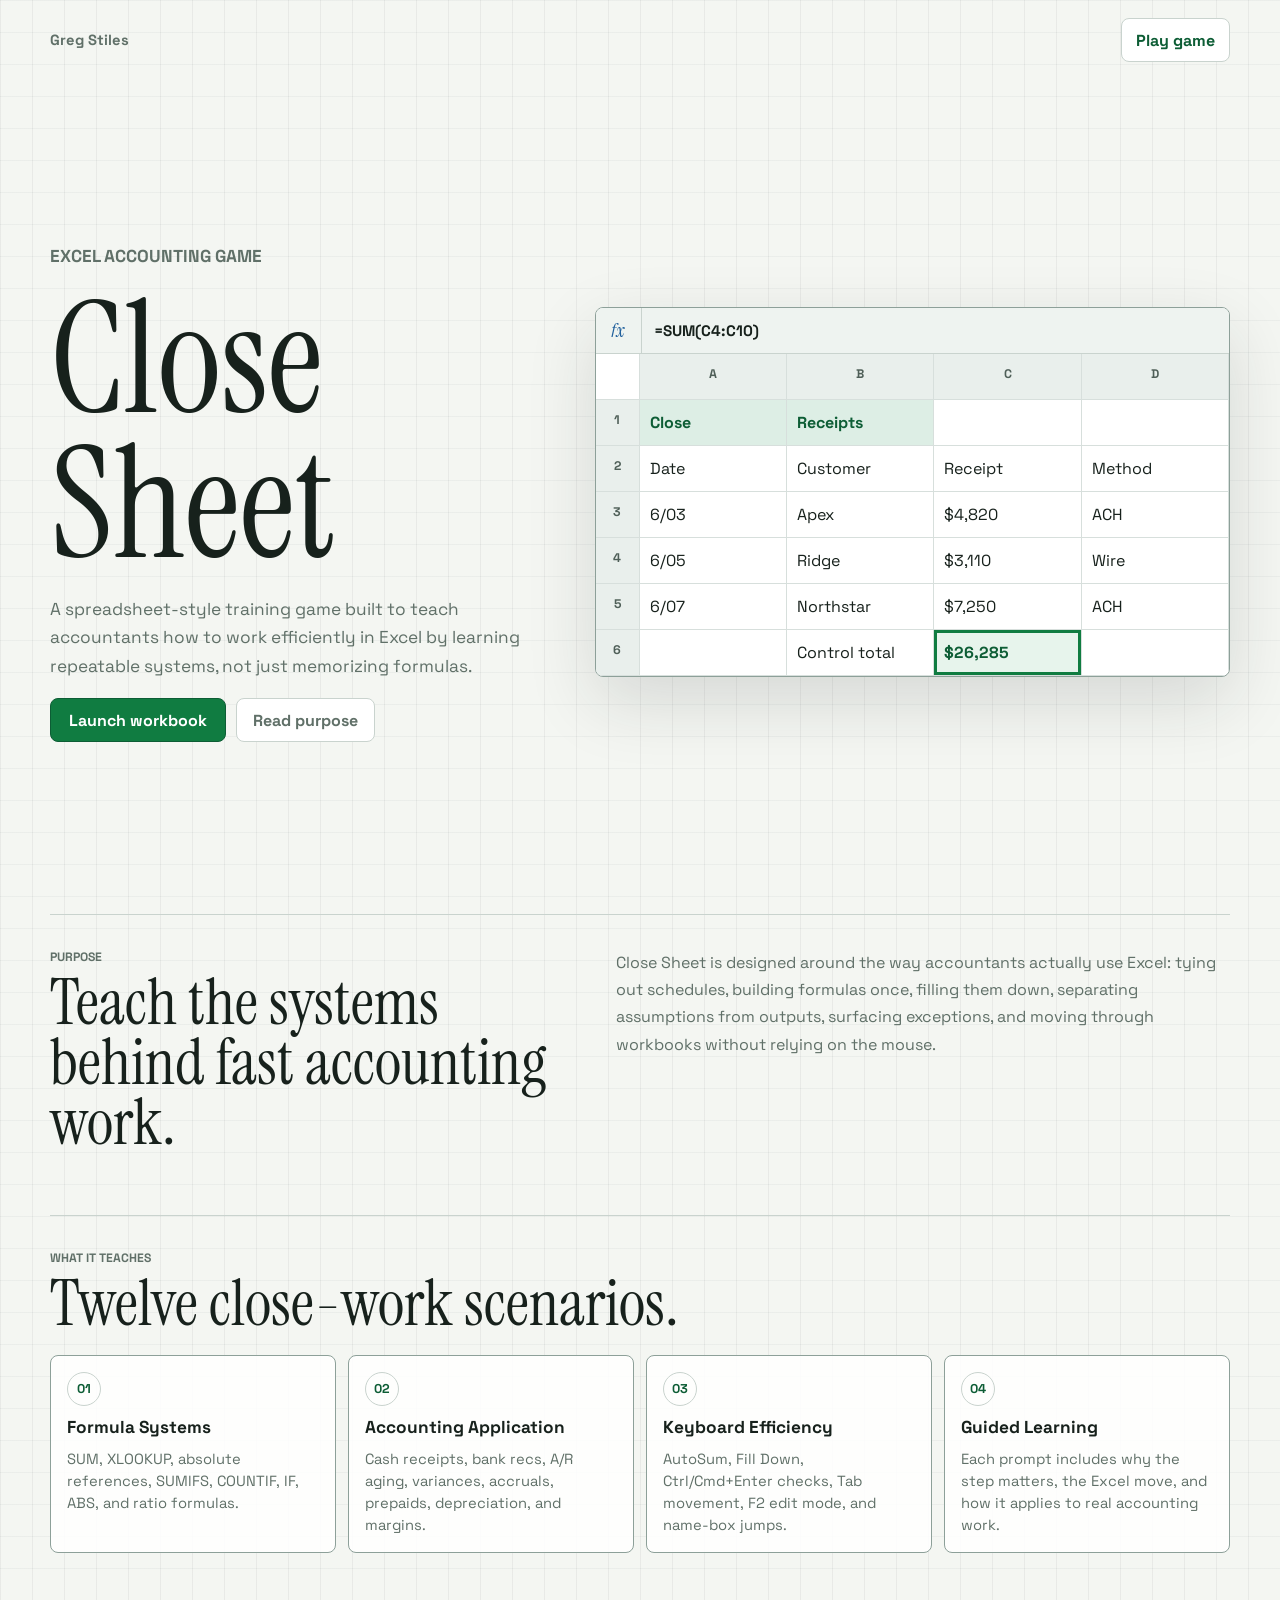
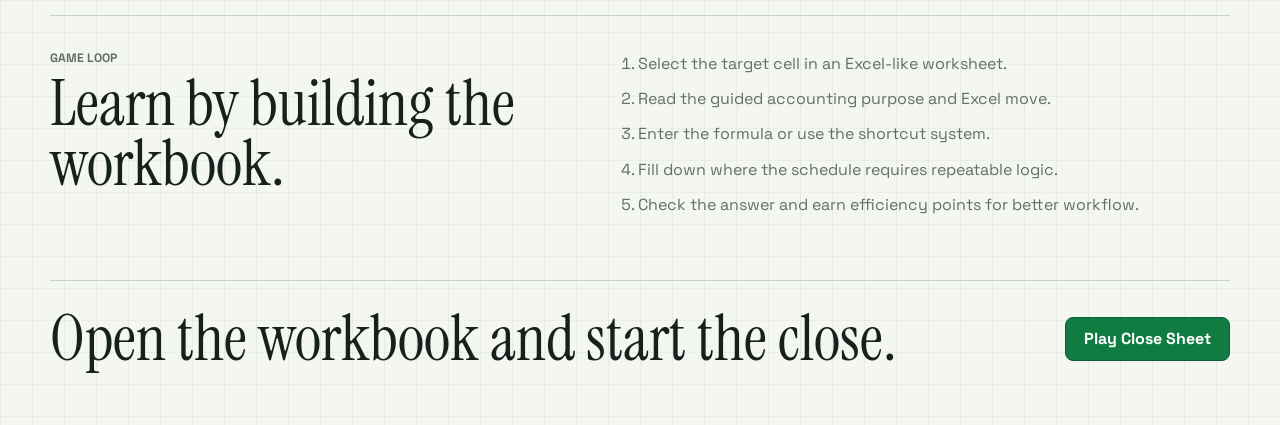
<file: projects/excel-accounting-game/index.html>
<!doctype html>
<html lang="en">
  <head>
    <meta charset="utf-8" />
    <meta name="viewport" content="width=device-width, initial-scale=1" />
    <script src="../../analytics.js" defer></script>
    <title>Close Sheet | Excel for Accountants</title>
    <meta
      name="description"
      content="Project overview for Close Sheet, an Excel-style accounting game built to teach efficient spreadsheet systems for close, reconciliation, accruals, and analysis."
    />
    <link rel="preconnect" href="https://fonts.googleapis.com" />
    <link rel="preconnect" href="https://fonts.gstatic.com" crossorigin />
    <link
      href="https://fonts.googleapis.com/css2?family=Instrument+Serif:ital@0;1&family=Space+Grotesk:wght@400;500;600;700&display=swap"
      rel="stylesheet"
    />
    <link rel="stylesheet" href="./styles.css" />
  </head>
  <body class="overview-body">
    <header class="overview-topbar">
      <a class="site-link" href="../../">Greg Stiles</a>
      <a class="overview-play-link" href="./game.html">Play game</a>
    </header>

    <main class="project-overview">
      <section class="overview-hero" aria-labelledby="overview-title">
        <div class="overview-copy">
          <p class="pane-label">Excel accounting game</p>
          <h1 id="overview-title">Close Sheet</h1>
          <p>
            A spreadsheet-style training game built to teach accountants how to
            work efficiently in Excel by learning repeatable systems, not just
            memorizing formulas.
          </p>
          <div class="overview-actions">
            <a class="launch-button" href="./game.html">Launch workbook</a>
            <a class="secondary-link" href="#purpose">Read purpose</a>
          </div>
        </div>

        <div class="overview-sheet" aria-label="Spreadsheet preview">
          <div class="preview-ribbon">
            <span>fx</span>
            <strong>=SUM(C4:C10)</strong>
          </div>
          <div class="preview-grid">
            <span></span><b>A</b><b>B</b><b>C</b><b>D</b>
            <b>1</b><strong>Close</strong><strong>Receipts</strong><span></span><span></span>
            <b>2</b><span>Date</span><span>Customer</span><span>Receipt</span><span>Method</span>
            <b>3</b><span>6/03</span><span>Apex</span><span>$4,820</span><span>ACH</span>
            <b>4</b><span>6/05</span><span>Ridge</span><span>$3,110</span><span>Wire</span>
            <b>5</b><span>6/07</span><span>Northstar</span><span>$7,250</span><span>ACH</span>
            <b>6</b><span></span><span>Control total</span><em>$26,285</em><span></span>
          </div>
        </div>
      </section>

      <section class="overview-section" id="purpose" aria-labelledby="purpose-title">
        <div>
          <p class="pane-label">Purpose</p>
          <h2 id="purpose-title">Teach the systems behind fast accounting work.</h2>
        </div>
        <p>
          Close Sheet is designed around the way accountants actually use Excel:
          tying out schedules, building formulas once, filling them down,
          separating assumptions from outputs, surfacing exceptions, and moving
          through workbooks without relying on the mouse.
        </p>
      </section>

      <section class="overview-band" aria-labelledby="learn-title">
        <div class="overview-section-heading">
          <p class="pane-label">What it teaches</p>
          <h2 id="learn-title">Twelve close-work scenarios.</h2>
        </div>
        <div class="overview-grid">
          <article>
            <span>01</span>
            <h3>Formula Systems</h3>
            <p>SUM, XLOOKUP, absolute references, SUMIFS, COUNTIF, IF, ABS, and ratio formulas.</p>
          </article>
          <article>
            <span>02</span>
            <h3>Accounting Application</h3>
            <p>Cash receipts, bank recs, A/R aging, variances, accruals, prepaids, depreciation, and margins.</p>
          </article>
          <article>
            <span>03</span>
            <h3>Keyboard Efficiency</h3>
            <p>AutoSum, Fill Down, Ctrl/Cmd+Enter checks, Tab movement, F2 edit mode, and name-box jumps.</p>
          </article>
          <article>
            <span>04</span>
            <h3>Guided Learning</h3>
            <p>Each prompt includes why the step matters, the Excel move, and how it applies to real accounting work.</p>
          </article>
        </div>
      </section>

      <section class="overview-section" aria-labelledby="gameplay-title">
        <div>
          <p class="pane-label">Game loop</p>
          <h2 id="gameplay-title">Learn by building the workbook.</h2>
        </div>
        <ol class="overview-steps">
          <li>Select the target cell in an Excel-like worksheet.</li>
          <li>Read the guided accounting purpose and Excel move.</li>
          <li>Enter the formula or use the shortcut system.</li>
          <li>Fill down where the schedule requires repeatable logic.</li>
          <li>Check the answer and earn efficiency points for better workflow.</li>
        </ol>
      </section>

      <section class="overview-cta" aria-label="Launch Close Sheet">
        <h2>Open the workbook and start the close.</h2>
        <a class="launch-button" href="./game.html">Play Close Sheet</a>
      </section>
    </main>
  </body>
</html>
</file>
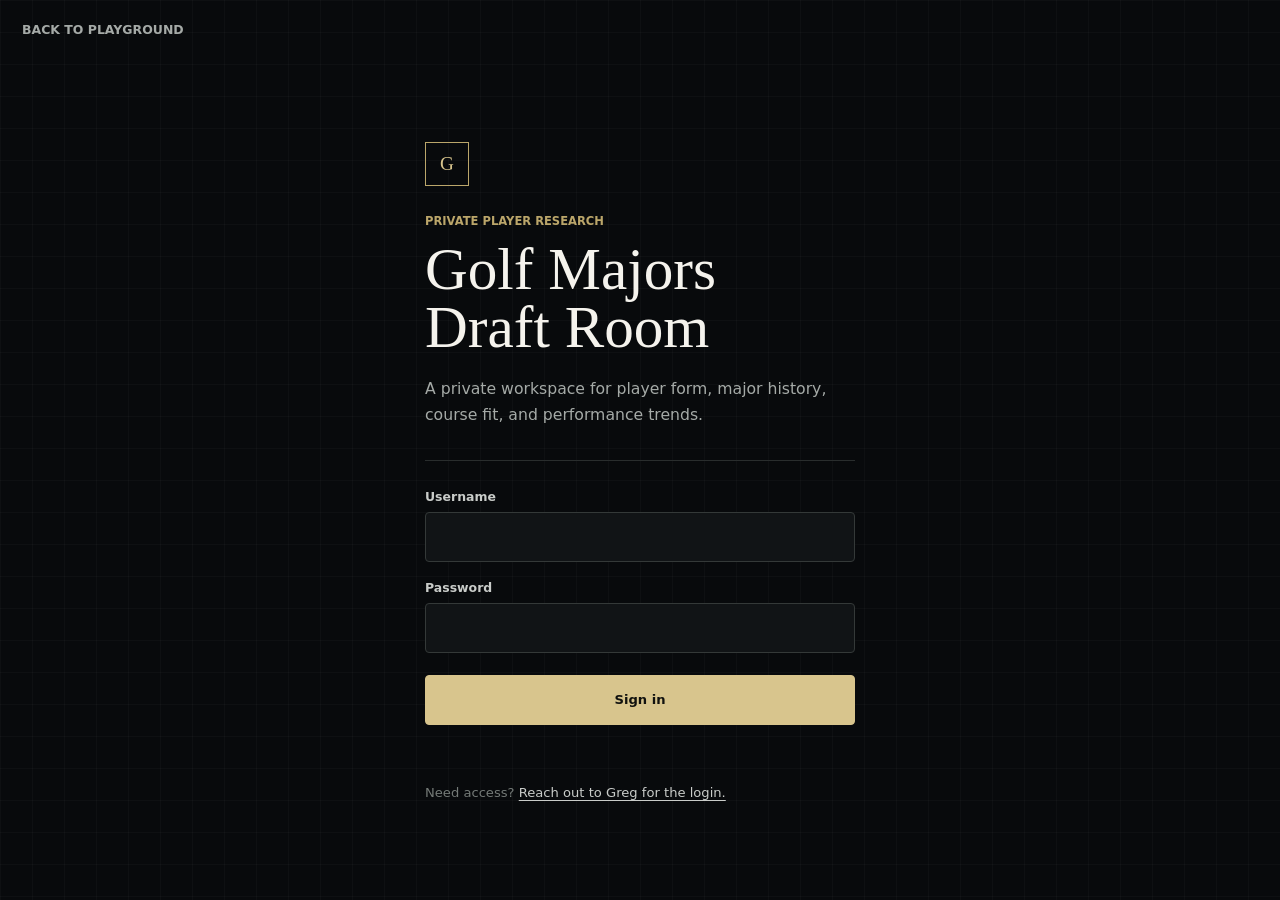
<file: projects/golf-draft-app/index.html>
<!doctype html>
<html lang="en">
  <head>
    <meta charset="utf-8" />
    <meta name="viewport" content="width=device-width, initial-scale=1" />
    <script src="../../analytics.js" defer></script>
    <meta name="robots" content="noindex, nofollow, noarchive" />
    <meta
      name="description"
      content="Private access to the Golf Major Intelligence player research workspace."
    />
    <title>Sign In | Golf Majors Draft Room</title>
    <style>
      :root {
        color-scheme: dark;
        font-family: Inter, ui-sans-serif, system-ui, -apple-system, BlinkMacSystemFont, "Segoe UI", sans-serif;
        background: #080a0c;
        color: #f5f3ed;
      }

      * {
        box-sizing: border-box;
      }

      body {
        min-height: 100vh;
        margin: 0;
        background:
          linear-gradient(rgba(255, 255, 255, 0.025) 1px, transparent 1px),
          linear-gradient(90deg, rgba(255, 255, 255, 0.025) 1px, transparent 1px),
          #080a0c;
        background-size: 32px 32px;
      }

      a {
        color: inherit;
      }

      .back-link {
        position: fixed;
        top: max(22px, env(safe-area-inset-top));
        left: max(22px, env(safe-area-inset-left));
        color: #a5aaa7;
        font-size: 0.78rem;
        font-weight: 700;
        letter-spacing: 0;
        text-decoration: none;
        text-transform: uppercase;
      }

      main {
        display: grid;
        min-height: 100vh;
        place-items: center;
        padding: 84px 22px 42px;
      }

      .login-shell {
        width: min(100%, 430px);
      }

      .mark {
        display: grid;
        width: 44px;
        height: 44px;
        margin-bottom: 28px;
        border: 1px solid #bba66a;
        color: #d8c58d;
        font-family: Georgia, serif;
        font-size: 1.2rem;
        place-items: center;
      }

      .eyebrow {
        margin: 0 0 12px;
        color: #bba66a;
        font-size: 0.72rem;
        font-weight: 800;
        letter-spacing: 0;
        text-transform: uppercase;
      }

      h1 {
        max-width: 390px;
        margin: 0;
        font-family: Georgia, "Times New Roman", serif;
        font-size: clamp(2.25rem, 8vw, 3.7rem);
        font-weight: 500;
        line-height: 0.98;
        letter-spacing: 0;
      }

      .intro {
        margin: 20px 0 32px;
        color: #a5aaa7;
        font-size: 0.98rem;
        line-height: 1.65;
      }

      form {
        display: grid;
        gap: 18px;
        padding-top: 28px;
        border-top: 1px solid #292d2d;
      }

      label {
        display: grid;
        gap: 8px;
        color: #c9ccc9;
        font-size: 0.78rem;
        font-weight: 700;
      }

      input {
        width: 100%;
        min-height: 50px;
        border: 1px solid #343938;
        border-radius: 4px;
        outline: none;
        background: #111416;
        color: #f5f3ed;
        font: inherit;
        padding: 0 14px;
      }

      input:focus {
        border-color: #bba66a;
        box-shadow: 0 0 0 3px rgba(187, 166, 106, 0.14);
      }

      button {
        min-height: 50px;
        margin-top: 4px;
        border: 1px solid #d8c58d;
        border-radius: 4px;
        background: #d8c58d;
        color: #11120f;
        cursor: pointer;
        font: inherit;
        font-size: 0.82rem;
        font-weight: 850;
      }

      button:hover {
        background: #e6d59e;
      }

      button:disabled {
        cursor: wait;
        opacity: 0.65;
      }

      .status {
        min-height: 20px;
        margin: -4px 0 0;
        color: #ee8b82;
        font-size: 0.82rem;
      }

      .access-note {
        margin: 26px 0 0;
        color: #747a77;
        font-size: 0.82rem;
      }

      .access-note a {
        color: #c9ccc9;
        text-underline-offset: 3px;
      }
    </style>
  </head>
  <body>
    <a class="back-link" href="../../">Back to Playground</a>
    <main>
      <section class="login-shell" aria-labelledby="login-title">
        <div class="mark" aria-hidden="true">G</div>
        <p class="eyebrow">Private player research</p>
        <h1 id="login-title">Golf Majors Draft Room</h1>
        <p class="intro">
          A private workspace for player form, major history, course fit, and
          performance trends.
        </p>

        <form id="loginForm">
          <label>
            Username
            <input id="username" name="username" autocomplete="username" required />
          </label>
          <label>
            Password
            <input
              id="password"
              name="password"
              type="password"
              autocomplete="current-password"
              required
            />
          </label>
          <button id="submitButton" type="submit">Sign in</button>
          <p class="status" id="status" role="alert" aria-live="polite"></p>
        </form>

        <p class="access-note">
          Need access? <a href="mailto:gregorymstiles@gmail.com?subject=Golf%20Major%20Intelligence%20access">Reach out to Greg for the login.</a>
        </p>
      </section>
    </main>

    <script>
      const form = document.querySelector("#loginForm");
      const submitButton = document.querySelector("#submitButton");
      const status = document.querySelector("#status");
      const encoder = new TextEncoder();
      const additionalData = encoder.encode("golf-major-intelligence-v1");

      function decodeBase64(value) {
        return Uint8Array.from(atob(value), (character) => character.charCodeAt(0));
      }

      form.addEventListener("submit", async (event) => {
        event.preventDefault();
        submitButton.disabled = true;
        submitButton.textContent = "Opening...";
        status.textContent = "";

        try {
          const username = form.elements.username.value;
          const password = form.elements.password.value;
          const response = await fetch("vault.bin", { cache: "no-store" });

          if (!response.ok) {
            throw new Error("The private workspace is temporarily unavailable.");
          }

          const vault = await response.json();
          const credentialMaterial = await crypto.subtle.importKey(
            "raw",
            encoder.encode(`${username}\0${password}`),
            "PBKDF2",
            false,
            ["deriveKey"]
          );
          const key = await crypto.subtle.deriveKey(
            {
              name: "PBKDF2",
              salt: decodeBase64(vault.salt),
              iterations: vault.iterations,
              hash: "SHA-256"
            },
            credentialMaterial,
            { name: "AES-GCM", length: 256 },
            false,
            ["decrypt"]
          );
          const ciphertext = decodeBase64(vault.ciphertext);
          const authenticationTag = decodeBase64(vault.authenticationTag);
          const encryptedDocument = new Uint8Array(ciphertext.length + authenticationTag.length);
          encryptedDocument.set(ciphertext);
          encryptedDocument.set(authenticationTag, ciphertext.length);
          const decryptedDocument = await crypto.subtle.decrypt(
            {
              name: "AES-GCM",
              iv: decodeBase64(vault.initializationVector),
              additionalData,
              tagLength: 128
            },
            key,
            encryptedDocument
          );
          const decompressedDocument = new Blob([decryptedDocument])
            .stream()
            .pipeThrough(new DecompressionStream(vault.compression));
          const applicationHtml = await new Response(decompressedDocument).text();

          document.open();
          document.write(applicationHtml);
          document.close();
          window.scrollTo(0, 0);
        } catch (error) {
          const unavailable = error.message.includes("temporarily unavailable");
          status.textContent = unavailable
            ? error.message
            : "That username or password is not recognized.";
          submitButton.disabled = false;
          submitButton.textContent = "Sign in";
          form.elements.password.select();
        }
      });
    </script>
  </body>
</html>
</file>
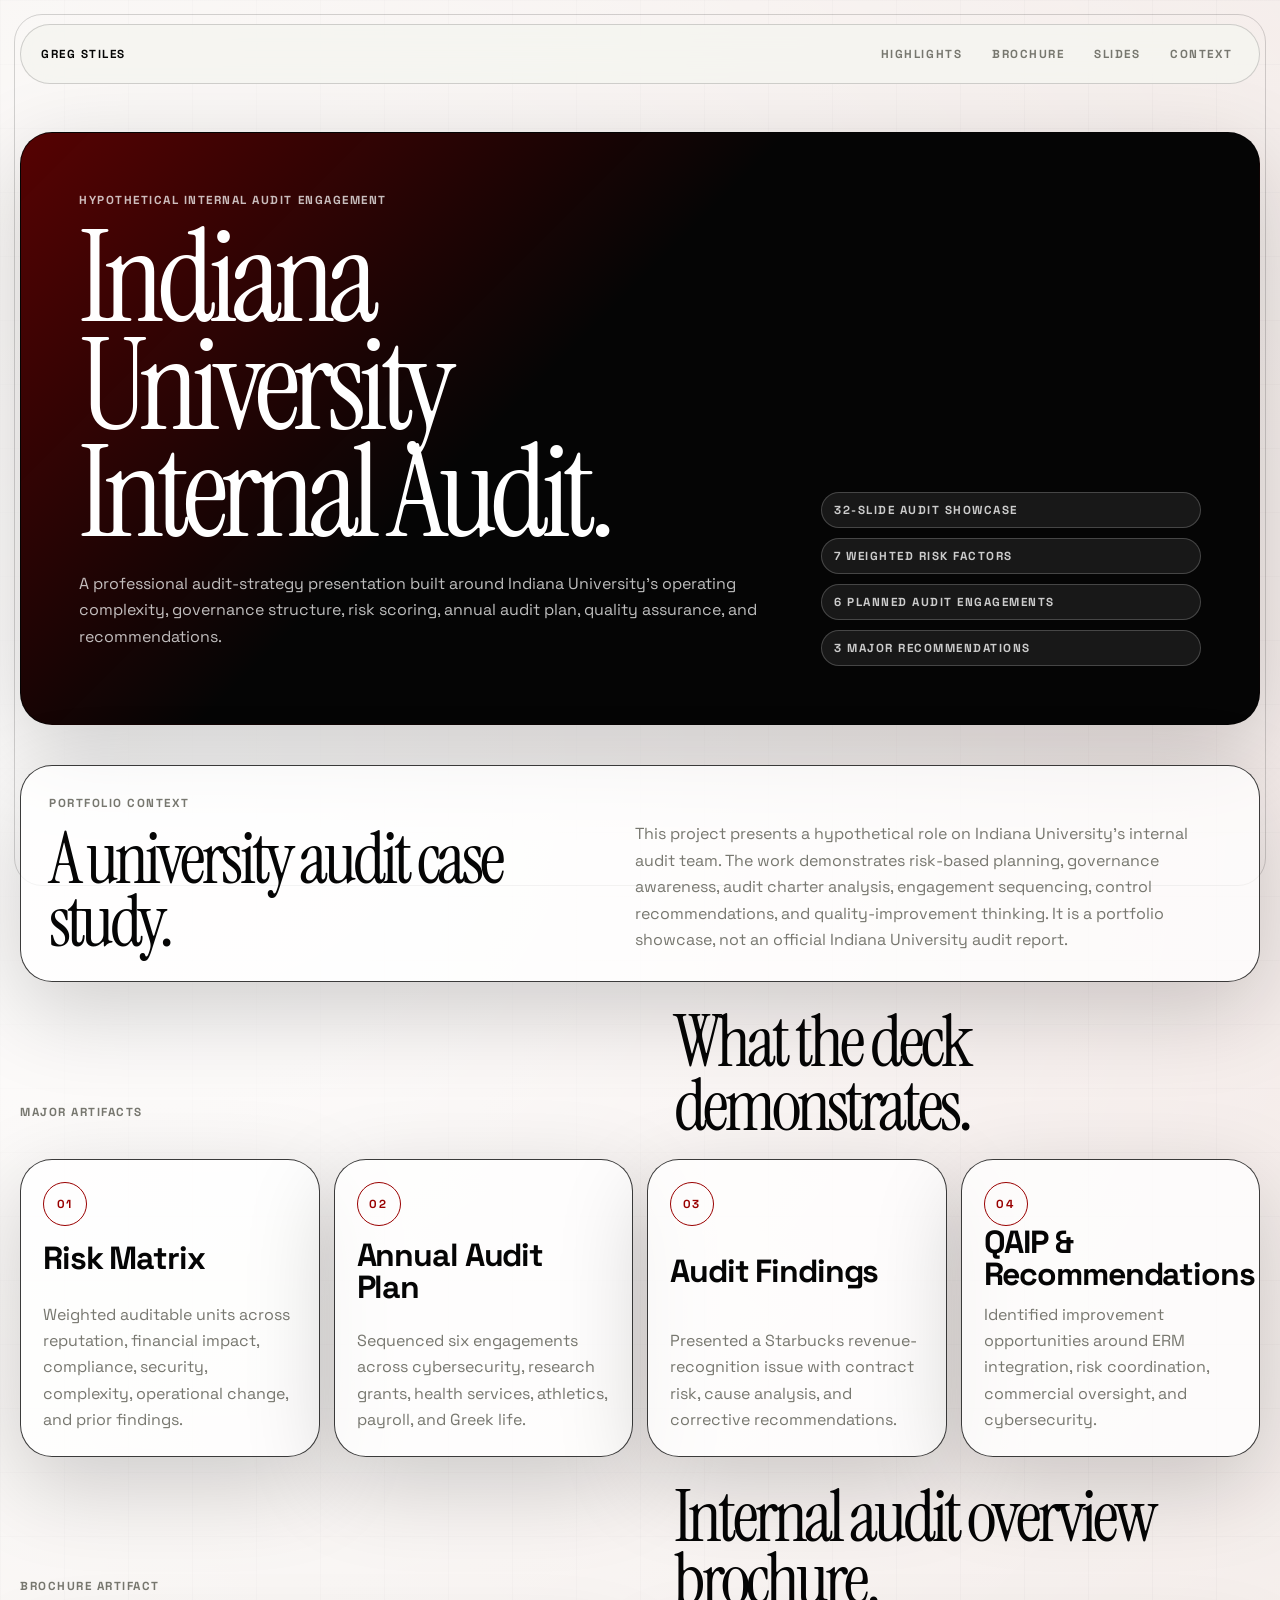
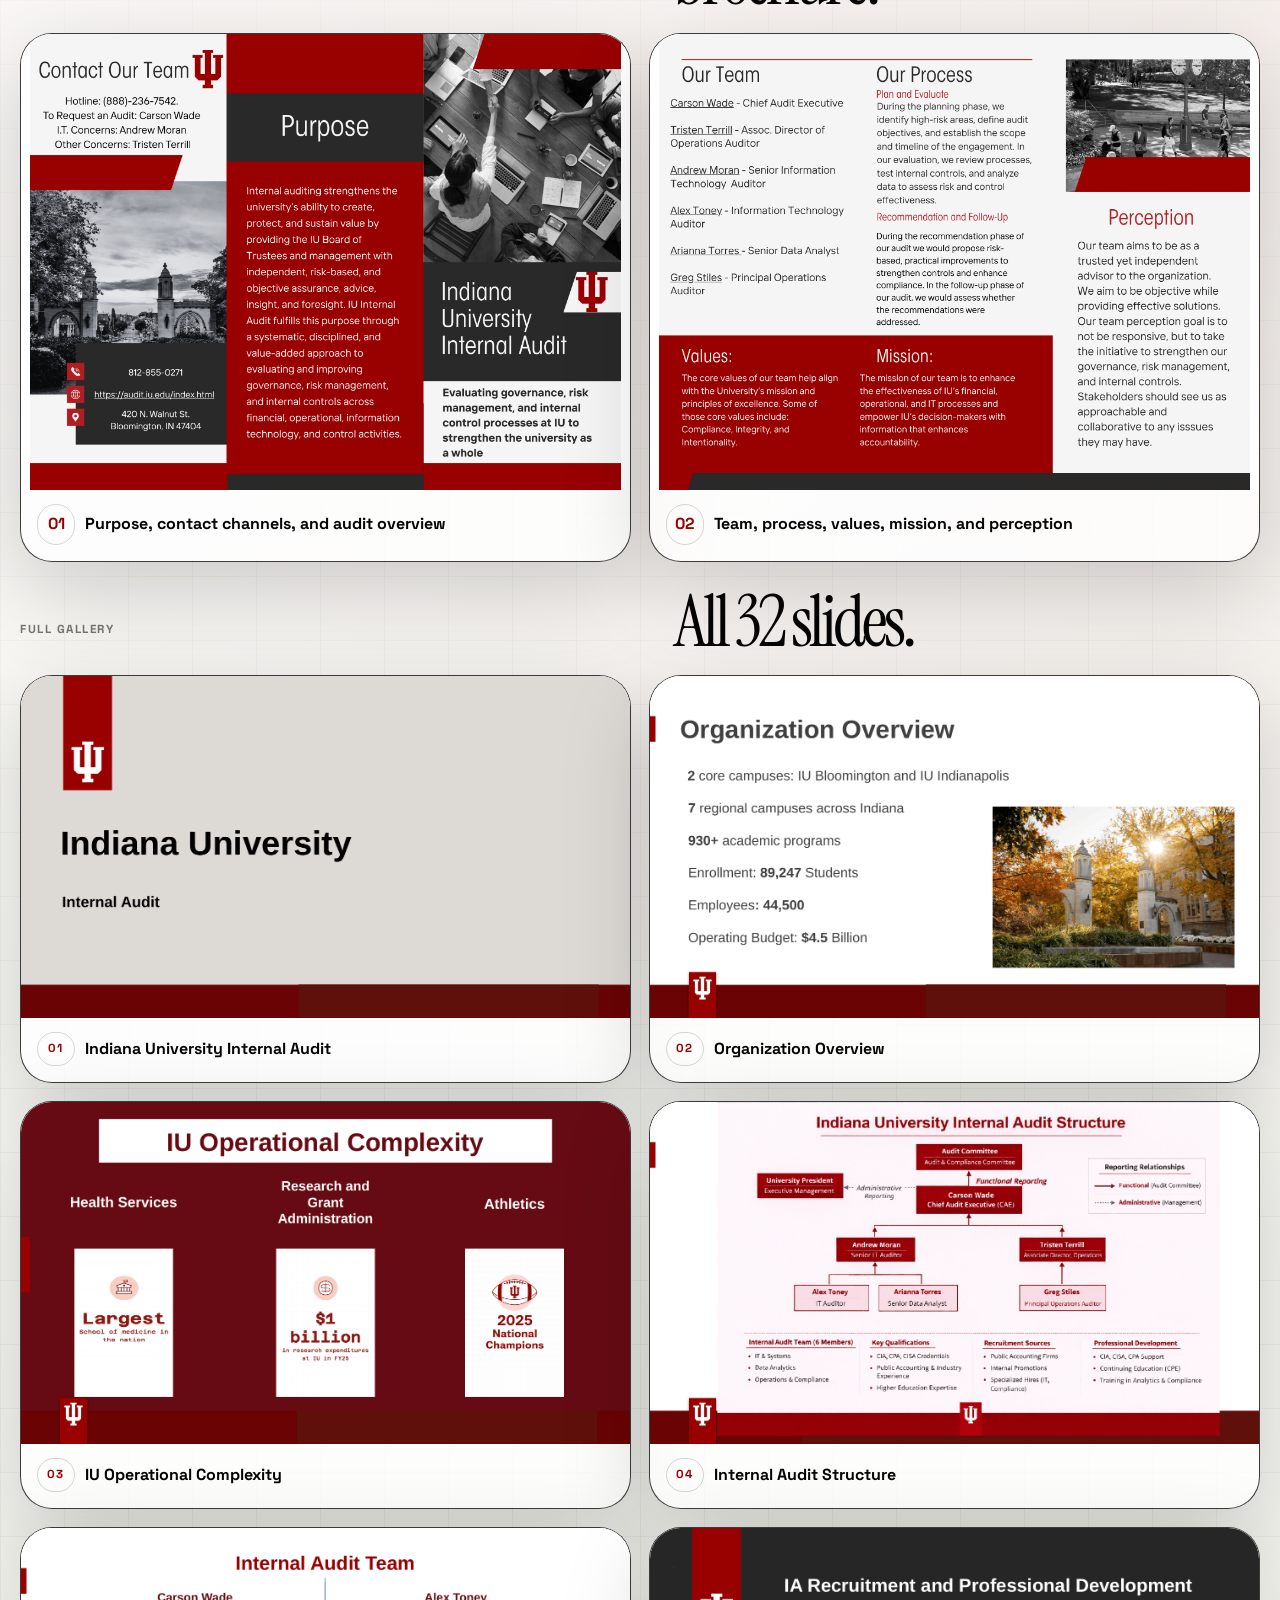
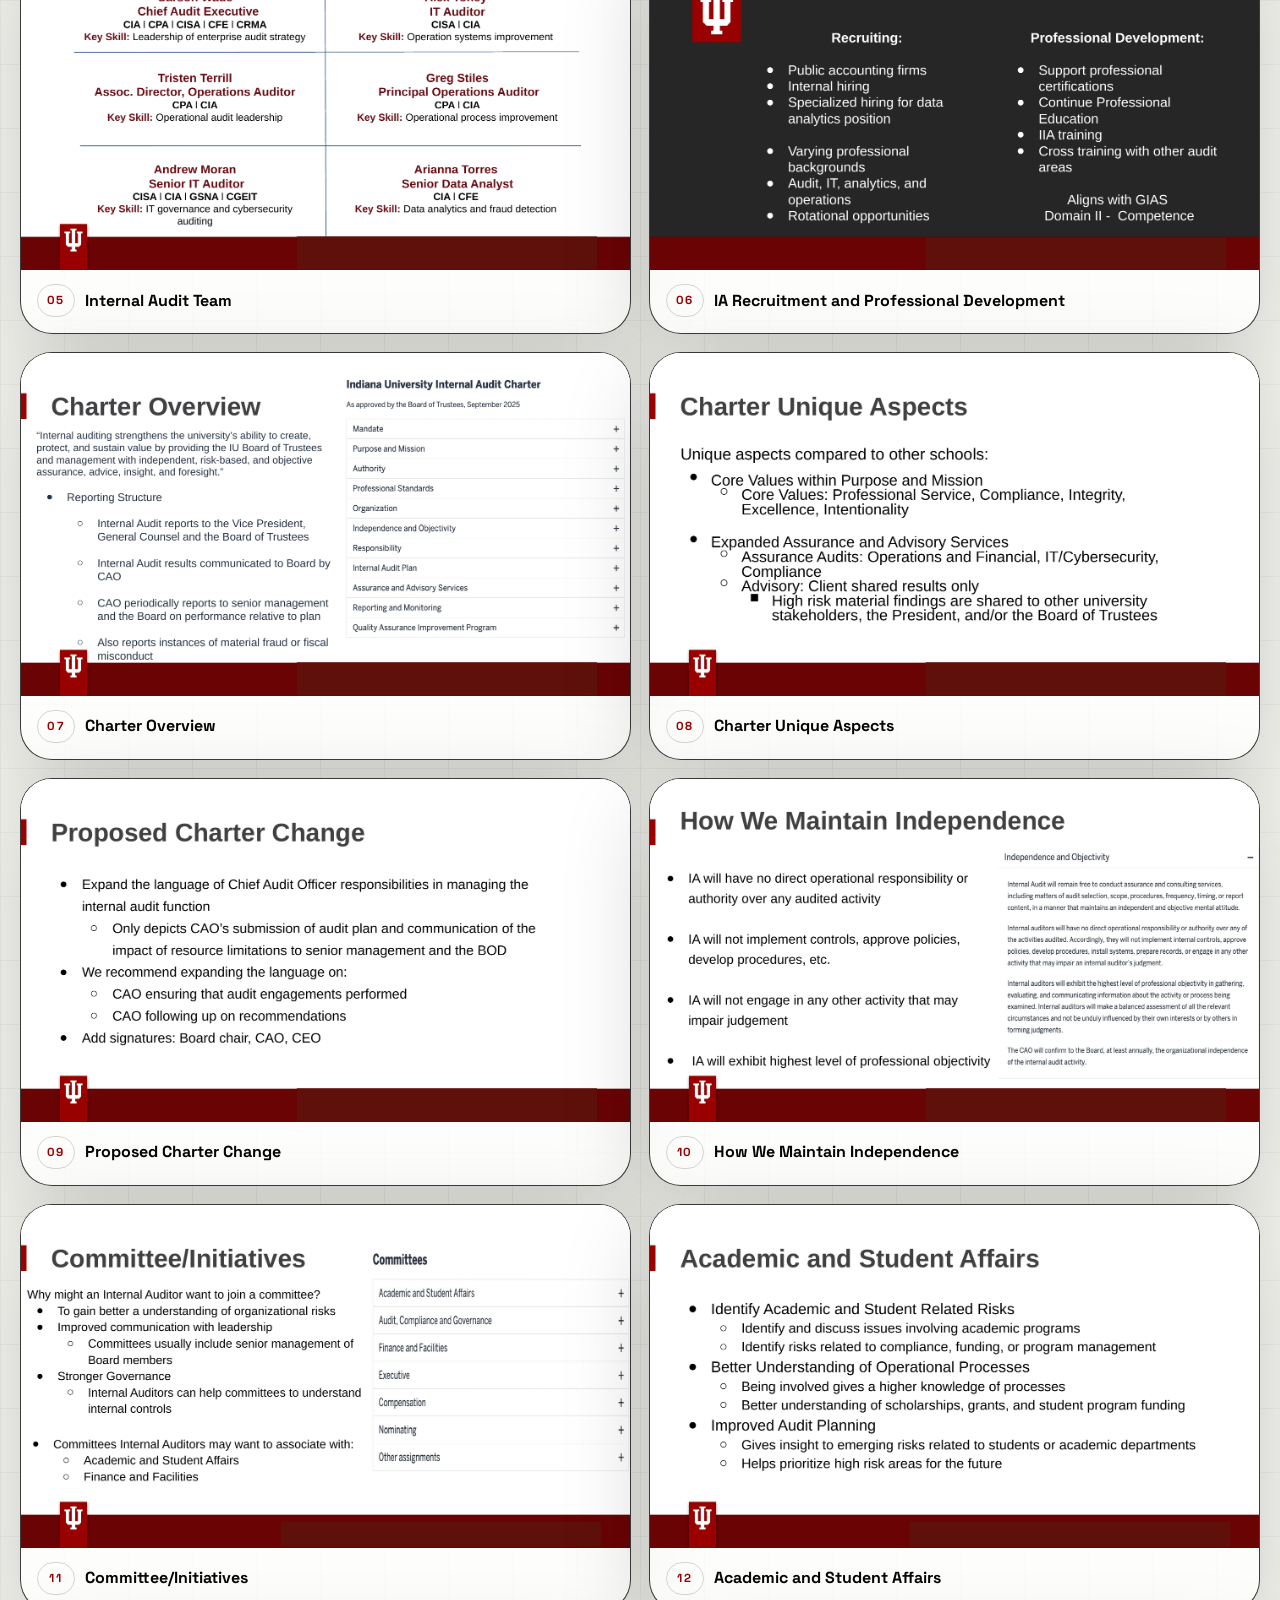
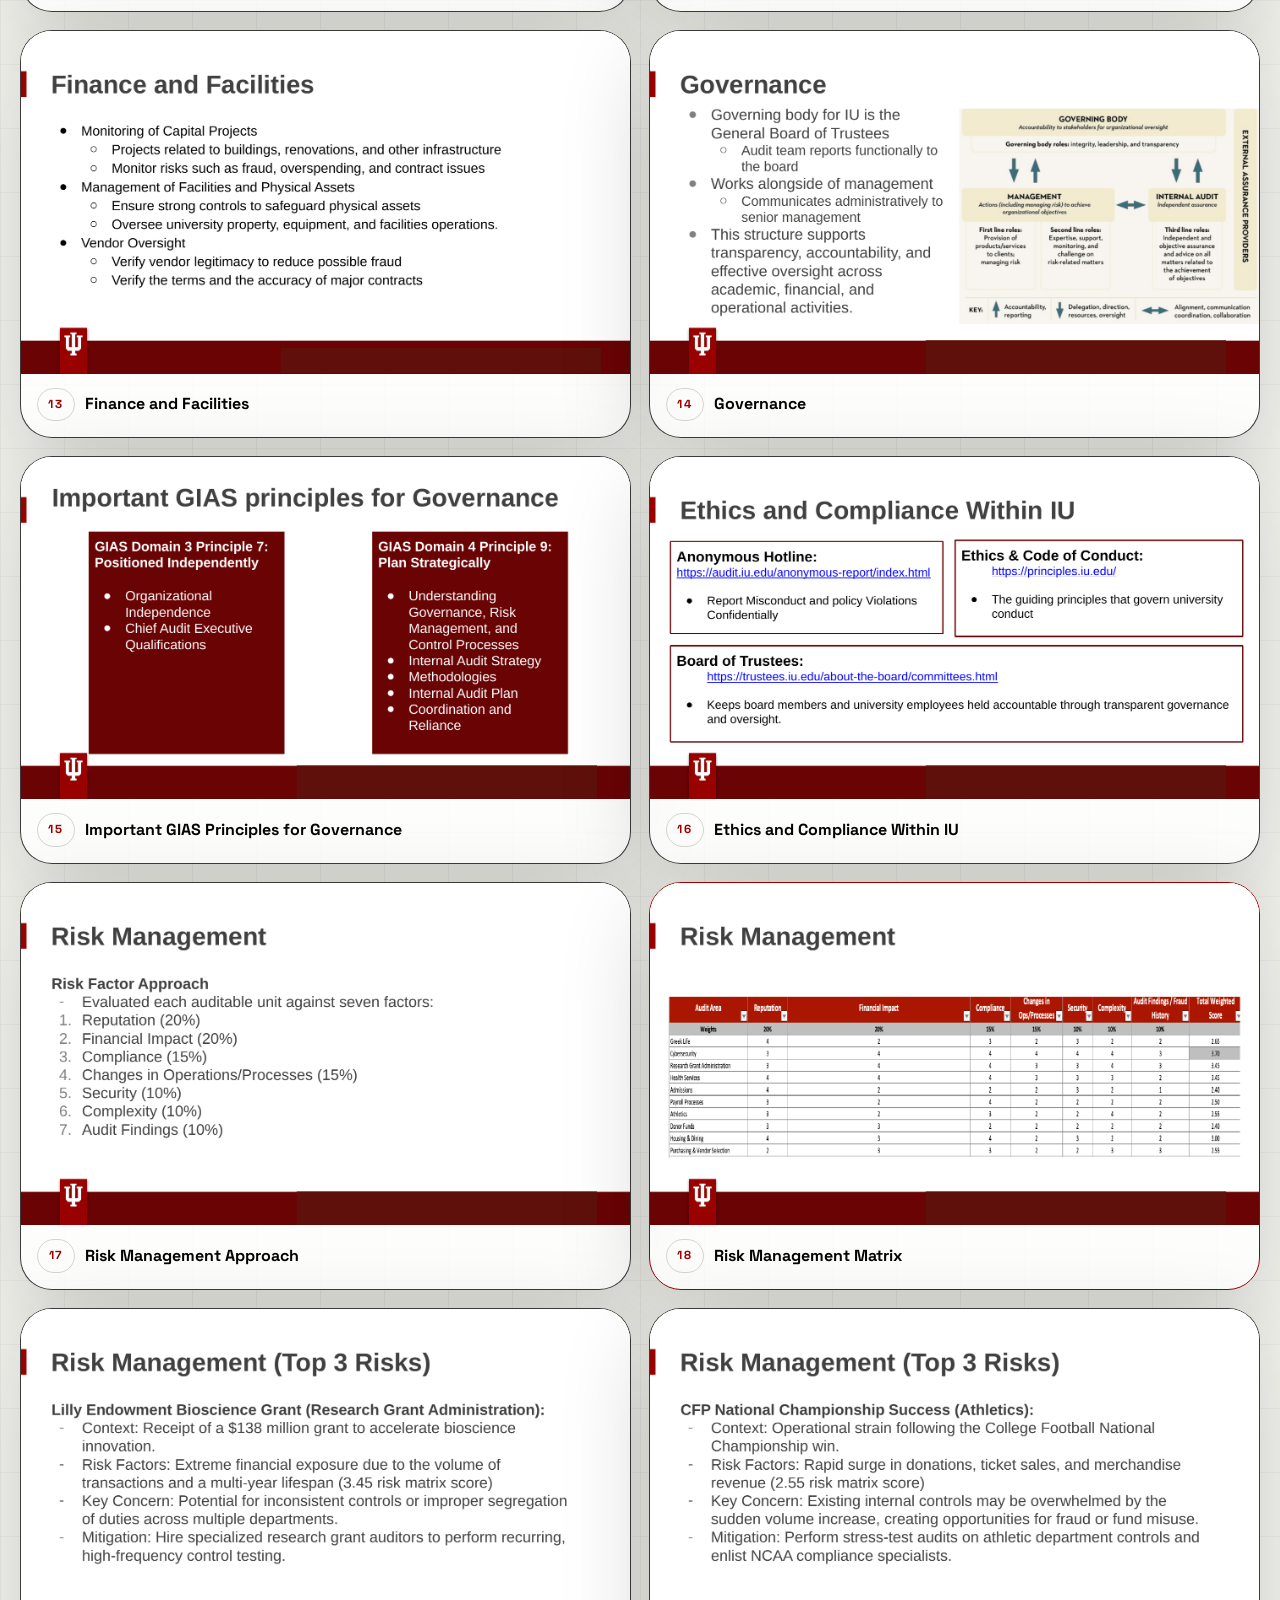
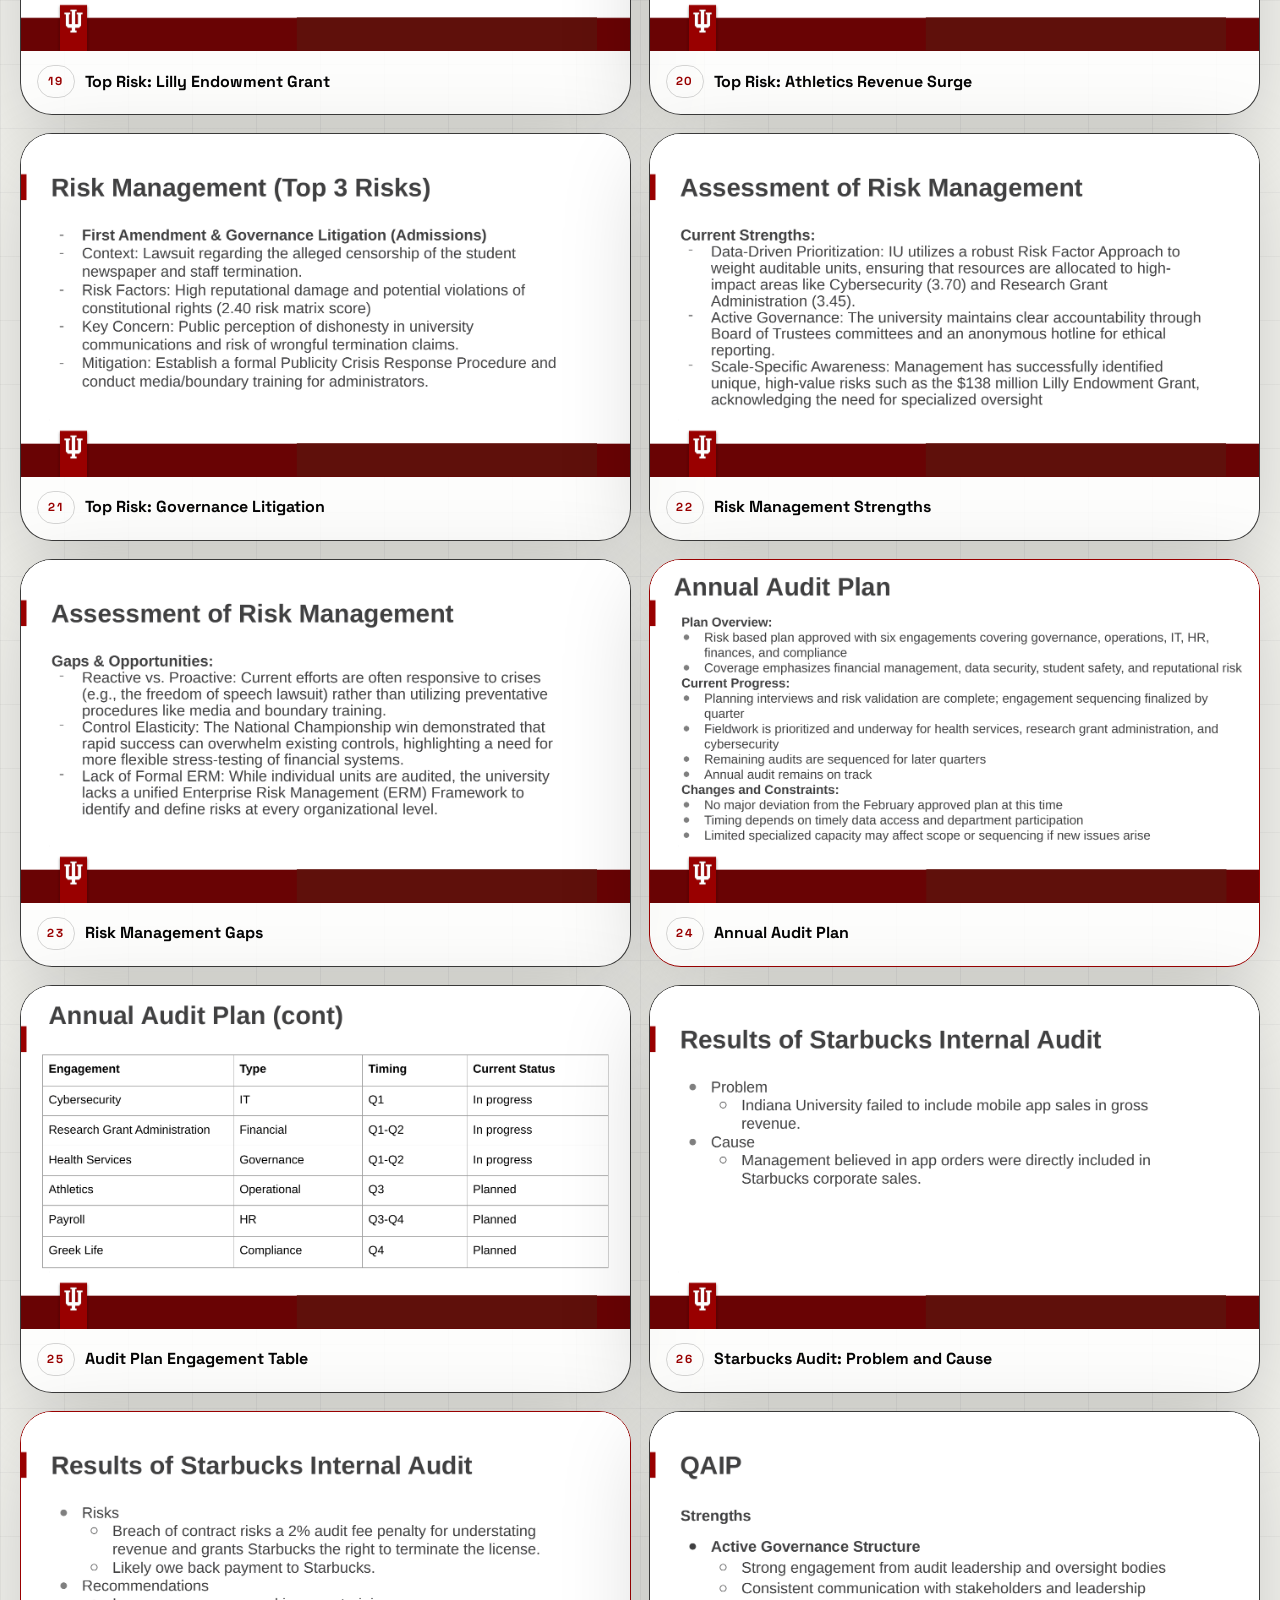
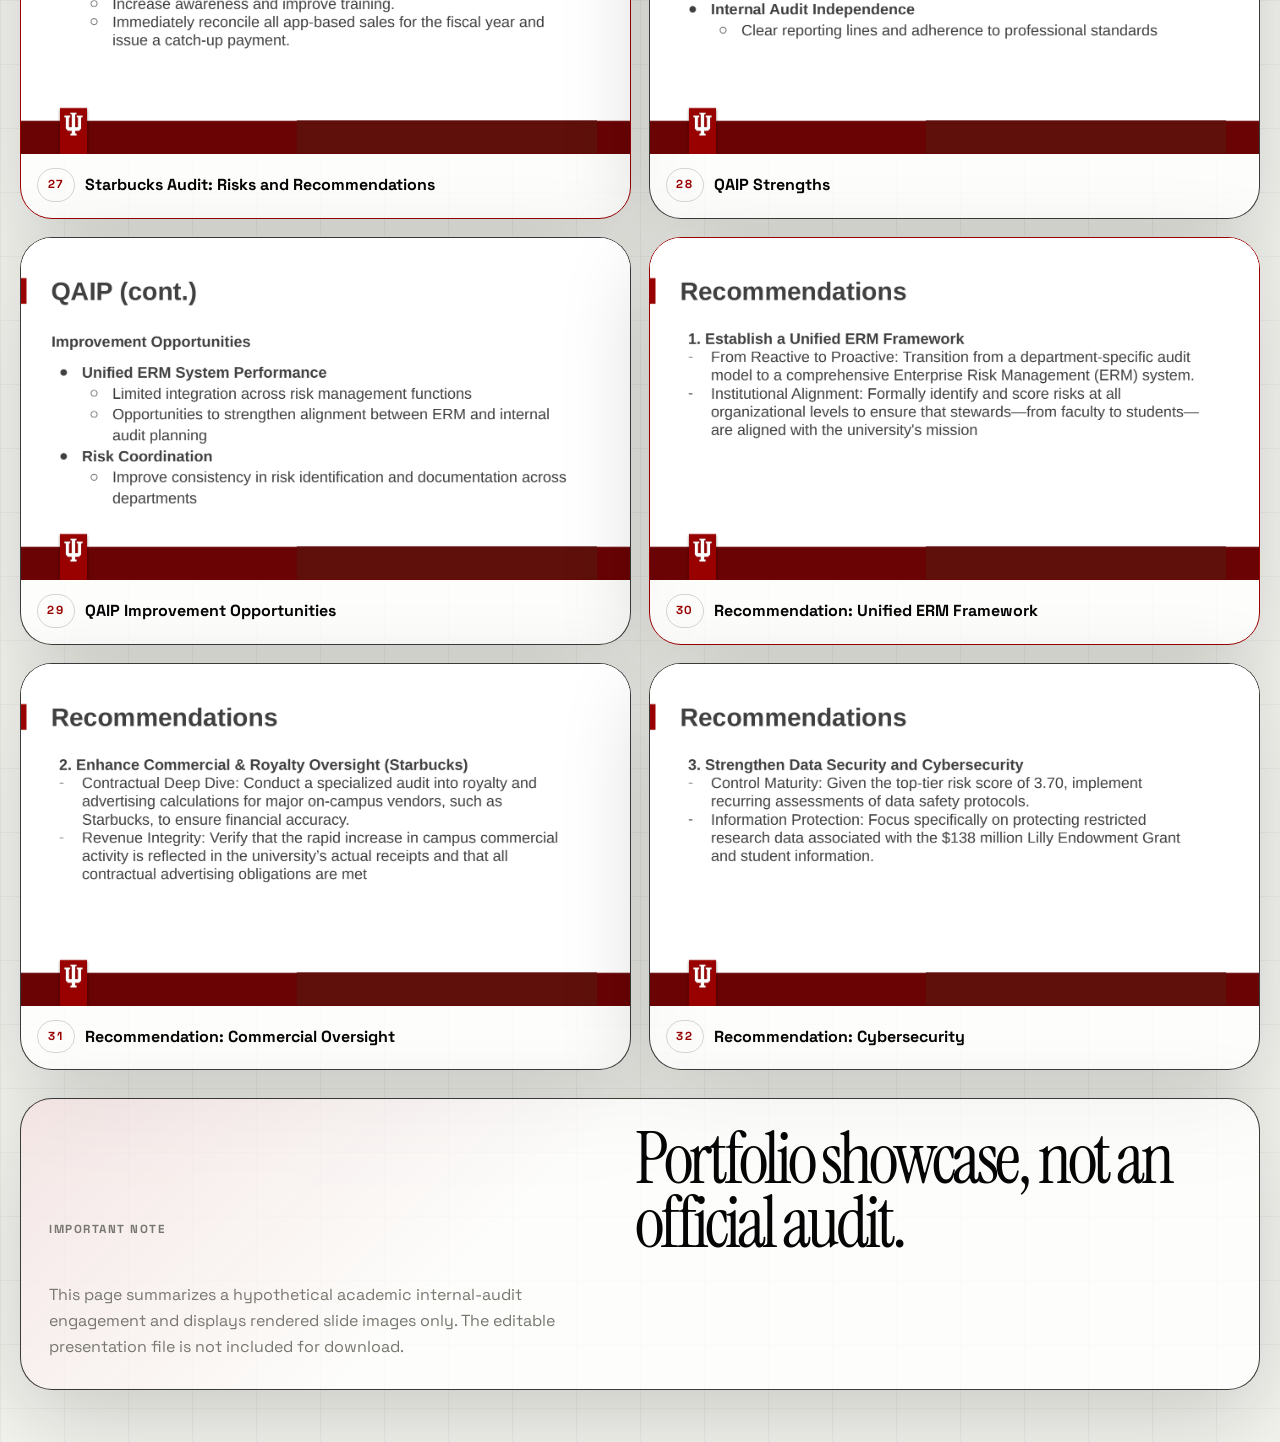
<file: projects/iu-internal-audit/index.html>
<!doctype html>
<html lang="en">
  <head>
    <meta charset="utf-8" />
    <meta name="viewport" content="width=device-width, initial-scale=1" />
    <script src="../../analytics.js" defer></script>
    <title>Indiana University Internal Audit | Greg Stiles</title>
    <meta
      name="description"
      content="A portfolio slide showcase for a hypothetical Indiana University internal audit engagement covering risk assessment, audit planning, governance, QAIP, and recommendations."
    />
    <link rel="preconnect" href="https://fonts.googleapis.com" />
    <link rel="preconnect" href="https://fonts.gstatic.com" crossorigin />
    <link
      href="https://fonts.googleapis.com/css2?family=Instrument+Serif:ital@0;1&family=Space+Grotesk:wght@400;500;600;700&display=swap"
      rel="stylesheet"
    />
    <link rel="stylesheet" href="./styles.css" />
  </head>
  <body>
    <div class="site-frame" aria-hidden="true"></div>

    <header class="masthead">
      <nav class="nav" aria-label="Project navigation">
        <a class="wordmark" href="../../">Greg Stiles</a>
        <div class="nav-links">
          <a href="#highlights">Highlights</a>
          <a href="#brochure">Brochure</a>
          <a href="#slides">Slides</a>
          <a href="#context">Context</a>
        </div>
      </nav>

      <section class="hero" aria-labelledby="hero-title">
        <div>
          <p class="eyebrow">Hypothetical internal audit engagement</p>
          <h1 id="hero-title">Indiana University Internal Audit.</h1>
          <p>
            A professional audit-strategy presentation built around Indiana
            University’s operating complexity, governance structure, risk
            scoring, annual audit plan, quality assurance, and recommendations.
          </p>
        </div>
        <aside class="hero-card" aria-label="Project summary">
          <span>32-slide audit showcase</span>
          <span>7 weighted risk factors</span>
          <span>6 planned audit engagements</span>
          <span>3 major recommendations</span>
        </aside>
      </section>
    </header>

    <main>
      <section class="summary-panel" id="context" aria-labelledby="context-title">
        <div>
          <p class="section-kicker">Portfolio context</p>
          <h2 id="context-title">A university audit case study.</h2>
        </div>
        <p>
          This project presents a hypothetical role on Indiana University’s
          internal audit team. The work demonstrates risk-based planning,
          governance awareness, audit charter analysis, engagement sequencing,
          control recommendations, and quality-improvement thinking. It is a
          portfolio showcase, not an official Indiana University audit report.
        </p>
      </section>

      <section class="highlights" id="highlights" aria-labelledby="highlights-title">
        <div class="section-heading">
          <p class="section-kicker">Major artifacts</p>
          <h2 id="highlights-title">What the deck demonstrates.</h2>
        </div>
        <div class="highlight-grid">
          <article>
            <span>01</span>
            <h3>Risk Matrix</h3>
            <p>Weighted auditable units across reputation, financial impact, compliance, security, complexity, operational change, and prior findings.</p>
          </article>
          <article>
            <span>02</span>
            <h3>Annual Audit Plan</h3>
            <p>Sequenced six engagements across cybersecurity, research grants, health services, athletics, payroll, and Greek life.</p>
          </article>
          <article>
            <span>03</span>
            <h3>Audit Findings</h3>
            <p>Presented a Starbucks revenue-recognition issue with contract risk, cause analysis, and corrective recommendations.</p>
          </article>
          <article>
            <span>04</span>
            <h3>QAIP & Recommendations</h3>
            <p>Identified improvement opportunities around ERM integration, risk coordination, commercial oversight, and cybersecurity.</p>
          </article>
        </div>
      </section>

      <section class="brochure-section" id="brochure" aria-labelledby="brochure-title">
        <div class="section-heading">
          <p class="section-kicker">Brochure artifact</p>
          <h2 id="brochure-title">Internal audit overview brochure.</h2>
        </div>
        <div class="brochure-grid">
          <article class="brochure-card">
            <a href="./assets/brochure/page-01.png">
              <img
                src="./assets/brochure/page-01.png"
                alt="Indiana University Internal Audit brochure page 1 with purpose, contact information, and overview statement"
                loading="lazy"
              />
            </a>
            <p><span>01</span> Purpose, contact channels, and audit overview</p>
          </article>
          <article class="brochure-card">
            <a href="./assets/brochure/page-02.png">
              <img
                src="./assets/brochure/page-02.png"
                alt="Indiana University Internal Audit brochure page 2 with team, process, values, mission, and perception goals"
                loading="lazy"
              />
            </a>
            <p><span>02</span> Team, process, values, mission, and perception</p>
          </article>
        </div>
      </section>

      <section class="slide-gallery" id="slides" aria-labelledby="slides-title">
        <div class="section-heading">
          <p class="section-kicker">Full gallery</p>
          <h2 id="slides-title">All 32 slides.</h2>
        </div>

        <div class="gallery-grid">
          <article class="slide-card">
            <a href="./assets/slides/slide-01.png"><img src="./assets/slides/slide-01.png" alt="Slide 1: Indiana University Internal Audit title slide" loading="lazy" /></a>
            <p><span>01</span> Indiana University Internal Audit</p>
          </article>
          <article class="slide-card">
            <a href="./assets/slides/slide-02.png"><img src="./assets/slides/slide-02.png" alt="Slide 2: Organization Overview" loading="lazy" /></a>
            <p><span>02</span> Organization Overview</p>
          </article>
          <article class="slide-card">
            <a href="./assets/slides/slide-03.png"><img src="./assets/slides/slide-03.png" alt="Slide 3: IU Operational Complexity" loading="lazy" /></a>
            <p><span>03</span> IU Operational Complexity</p>
          </article>
          <article class="slide-card">
            <a href="./assets/slides/slide-04.png"><img src="./assets/slides/slide-04.png" alt="Slide 4: Indiana University Internal Audit Structure" loading="lazy" /></a>
            <p><span>04</span> Internal Audit Structure</p>
          </article>
          <article class="slide-card">
            <a href="./assets/slides/slide-05.png"><img src="./assets/slides/slide-05.png" alt="Slide 5: Internal Audit Team" loading="lazy" /></a>
            <p><span>05</span> Internal Audit Team</p>
          </article>
          <article class="slide-card">
            <a href="./assets/slides/slide-06.png"><img src="./assets/slides/slide-06.png" alt="Slide 6: IA Recruitment and Professional Development" loading="lazy" /></a>
            <p><span>06</span> IA Recruitment and Professional Development</p>
          </article>
          <article class="slide-card">
            <a href="./assets/slides/slide-07.png"><img src="./assets/slides/slide-07.png" alt="Slide 7: Charter Overview" loading="lazy" /></a>
            <p><span>07</span> Charter Overview</p>
          </article>
          <article class="slide-card">
            <a href="./assets/slides/slide-08.png"><img src="./assets/slides/slide-08.png" alt="Slide 8: Charter Unique Aspects" loading="lazy" /></a>
            <p><span>08</span> Charter Unique Aspects</p>
          </article>
          <article class="slide-card">
            <a href="./assets/slides/slide-09.png"><img src="./assets/slides/slide-09.png" alt="Slide 9: Proposed Charter Change" loading="lazy" /></a>
            <p><span>09</span> Proposed Charter Change</p>
          </article>
          <article class="slide-card">
            <a href="./assets/slides/slide-10.png"><img src="./assets/slides/slide-10.png" alt="Slide 10: How We Maintain Independence" loading="lazy" /></a>
            <p><span>10</span> How We Maintain Independence</p>
          </article>
          <article class="slide-card">
            <a href="./assets/slides/slide-11.png"><img src="./assets/slides/slide-11.png" alt="Slide 11: Committee and Initiatives" loading="lazy" /></a>
            <p><span>11</span> Committee/Initiatives</p>
          </article>
          <article class="slide-card">
            <a href="./assets/slides/slide-12.png"><img src="./assets/slides/slide-12.png" alt="Slide 12: Academic and Student Affairs" loading="lazy" /></a>
            <p><span>12</span> Academic and Student Affairs</p>
          </article>
          <article class="slide-card">
            <a href="./assets/slides/slide-13.png"><img src="./assets/slides/slide-13.png" alt="Slide 13: Finance and Facilities" loading="lazy" /></a>
            <p><span>13</span> Finance and Facilities</p>
          </article>
          <article class="slide-card">
            <a href="./assets/slides/slide-14.png"><img src="./assets/slides/slide-14.png" alt="Slide 14: Governance" loading="lazy" /></a>
            <p><span>14</span> Governance</p>
          </article>
          <article class="slide-card">
            <a href="./assets/slides/slide-15.png"><img src="./assets/slides/slide-15.png" alt="Slide 15: Important GIAS principles for Governance" loading="lazy" /></a>
            <p><span>15</span> Important GIAS Principles for Governance</p>
          </article>
          <article class="slide-card">
            <a href="./assets/slides/slide-16.png"><img src="./assets/slides/slide-16.png" alt="Slide 16: Ethics and Compliance Within IU" loading="lazy" /></a>
            <p><span>16</span> Ethics and Compliance Within IU</p>
          </article>
          <article class="slide-card">
            <a href="./assets/slides/slide-17.png"><img src="./assets/slides/slide-17.png" alt="Slide 17: Risk Management risk factor approach" loading="lazy" /></a>
            <p><span>17</span> Risk Management Approach</p>
          </article>
          <article class="slide-card featured-slide">
            <a href="./assets/slides/slide-18.png"><img src="./assets/slides/slide-18.png" alt="Slide 18: Risk Management risk matrix table" loading="lazy" /></a>
            <p><span>18</span> Risk Management Matrix</p>
          </article>
          <article class="slide-card">
            <a href="./assets/slides/slide-19.png"><img src="./assets/slides/slide-19.png" alt="Slide 19: Top risk Lilly Endowment Bioscience Grant" loading="lazy" /></a>
            <p><span>19</span> Top Risk: Lilly Endowment Grant</p>
          </article>
          <article class="slide-card">
            <a href="./assets/slides/slide-20.png"><img src="./assets/slides/slide-20.png" alt="Slide 20: Top risk CFP National Championship Success" loading="lazy" /></a>
            <p><span>20</span> Top Risk: Athletics Revenue Surge</p>
          </article>
          <article class="slide-card">
            <a href="./assets/slides/slide-21.png"><img src="./assets/slides/slide-21.png" alt="Slide 21: Top risk First Amendment and Governance Litigation" loading="lazy" /></a>
            <p><span>21</span> Top Risk: Governance Litigation</p>
          </article>
          <article class="slide-card">
            <a href="./assets/slides/slide-22.png"><img src="./assets/slides/slide-22.png" alt="Slide 22: Assessment of Risk Management strengths" loading="lazy" /></a>
            <p><span>22</span> Risk Management Strengths</p>
          </article>
          <article class="slide-card">
            <a href="./assets/slides/slide-23.png"><img src="./assets/slides/slide-23.png" alt="Slide 23: Assessment of Risk Management gaps and opportunities" loading="lazy" /></a>
            <p><span>23</span> Risk Management Gaps</p>
          </article>
          <article class="slide-card featured-slide">
            <a href="./assets/slides/slide-24.png"><img src="./assets/slides/slide-24.png" alt="Slide 24: Annual Audit Plan overview" loading="lazy" /></a>
            <p><span>24</span> Annual Audit Plan</p>
          </article>
          <article class="slide-card">
            <a href="./assets/slides/slide-25.png"><img src="./assets/slides/slide-25.png" alt="Slide 25: Annual Audit Plan engagement timing table" loading="lazy" /></a>
            <p><span>25</span> Audit Plan Engagement Table</p>
          </article>
          <article class="slide-card">
            <a href="./assets/slides/slide-26.png"><img src="./assets/slides/slide-26.png" alt="Slide 26: Results of Starbucks Internal Audit problem and cause" loading="lazy" /></a>
            <p><span>26</span> Starbucks Audit: Problem and Cause</p>
          </article>
          <article class="slide-card featured-slide">
            <a href="./assets/slides/slide-27.png"><img src="./assets/slides/slide-27.png" alt="Slide 27: Results of Starbucks Internal Audit risks and recommendations" loading="lazy" /></a>
            <p><span>27</span> Starbucks Audit: Risks and Recommendations</p>
          </article>
          <article class="slide-card">
            <a href="./assets/slides/slide-28.png"><img src="./assets/slides/slide-28.png" alt="Slide 28: QAIP strengths" loading="lazy" /></a>
            <p><span>28</span> QAIP Strengths</p>
          </article>
          <article class="slide-card">
            <a href="./assets/slides/slide-29.png"><img src="./assets/slides/slide-29.png" alt="Slide 29: QAIP improvement opportunities" loading="lazy" /></a>
            <p><span>29</span> QAIP Improvement Opportunities</p>
          </article>
          <article class="slide-card featured-slide">
            <a href="./assets/slides/slide-30.png"><img src="./assets/slides/slide-30.png" alt="Slide 30: Recommendation establish a unified ERM framework" loading="lazy" /></a>
            <p><span>30</span> Recommendation: Unified ERM Framework</p>
          </article>
          <article class="slide-card">
            <a href="./assets/slides/slide-31.png"><img src="./assets/slides/slide-31.png" alt="Slide 31: Recommendation enhance commercial and royalty oversight" loading="lazy" /></a>
            <p><span>31</span> Recommendation: Commercial Oversight</p>
          </article>
          <article class="slide-card">
            <a href="./assets/slides/slide-32.png"><img src="./assets/slides/slide-32.png" alt="Slide 32: Recommendation strengthen data security and cybersecurity" loading="lazy" /></a>
            <p><span>32</span> Recommendation: Cybersecurity</p>
          </article>
        </div>
      </section>

      <section class="note-panel" aria-label="Publication note">
        <p class="section-kicker">Important note</p>
        <h2>Portfolio showcase, not an official audit.</h2>
        <p>
          This page summarizes a hypothetical academic internal-audit engagement
          and displays rendered slide images only. The editable presentation file
          is not included for download.
        </p>
      </section>
    </main>
  </body>
</html>
</file>
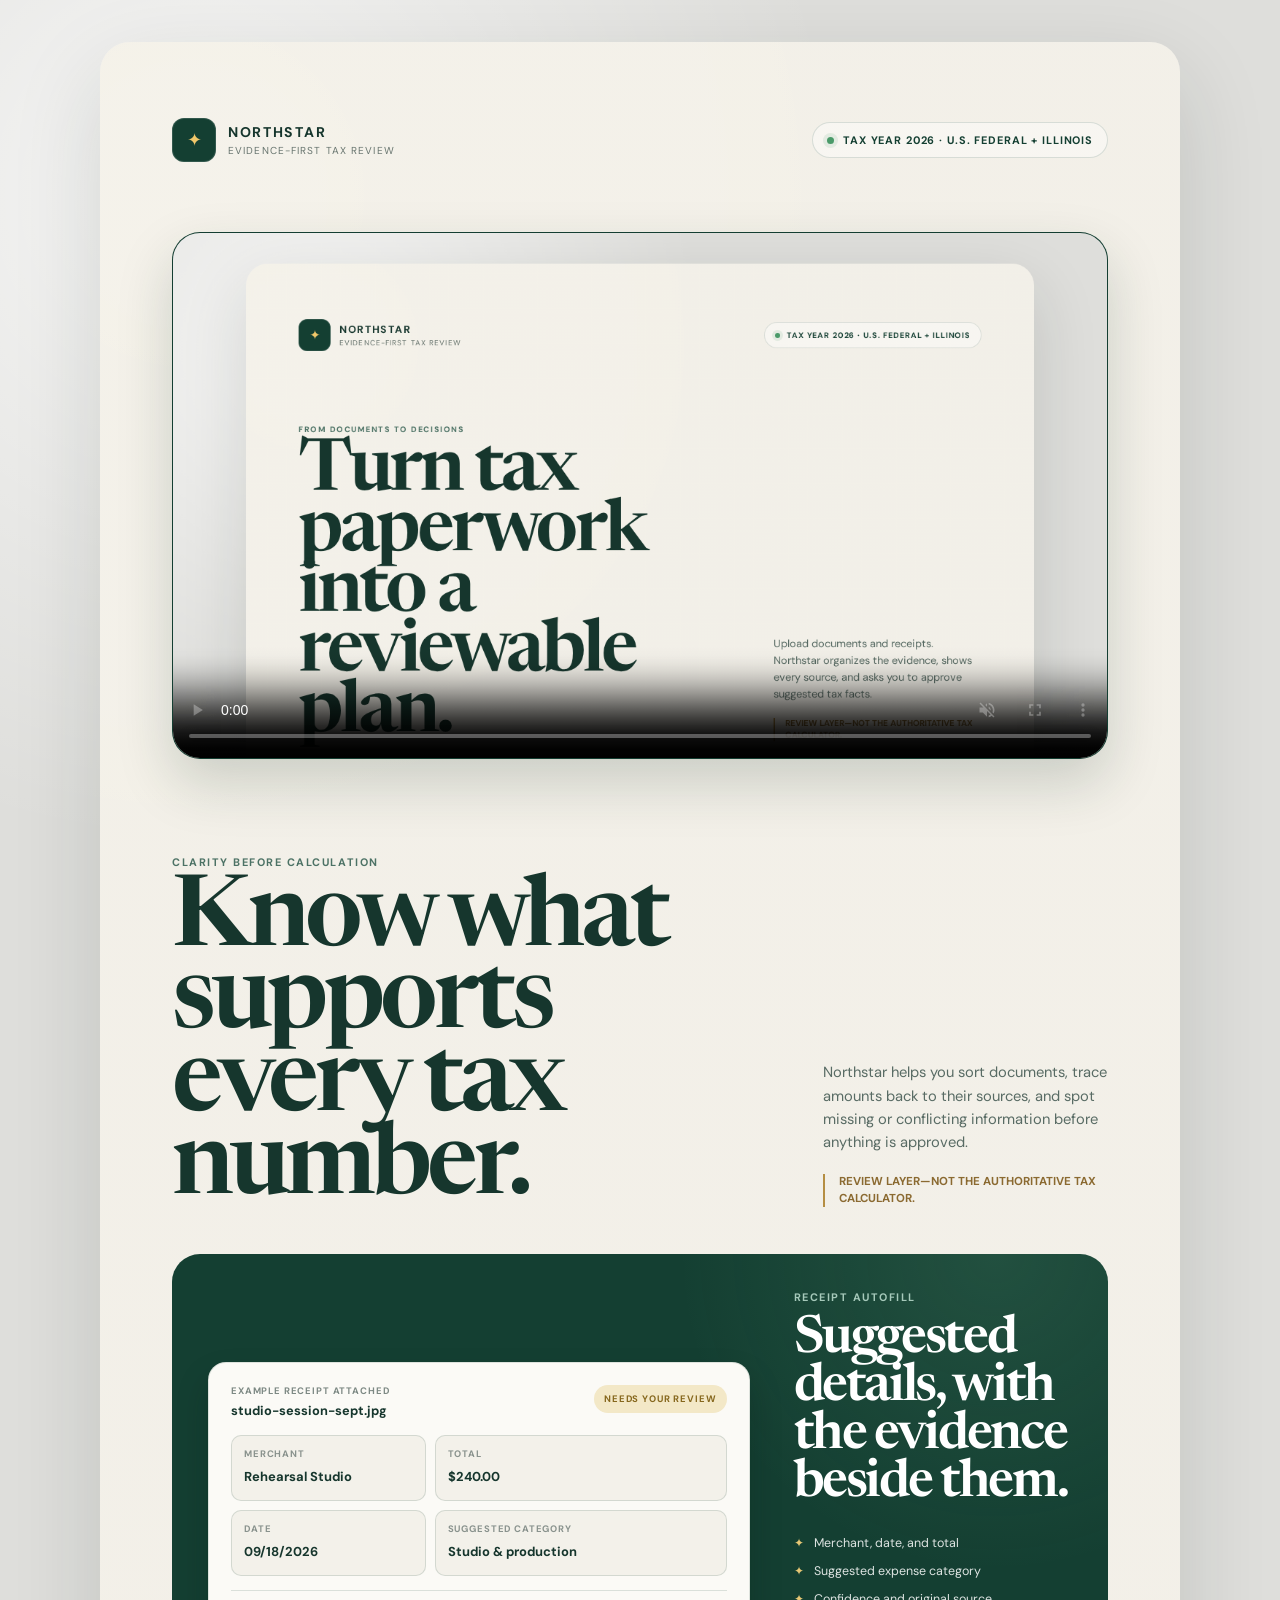
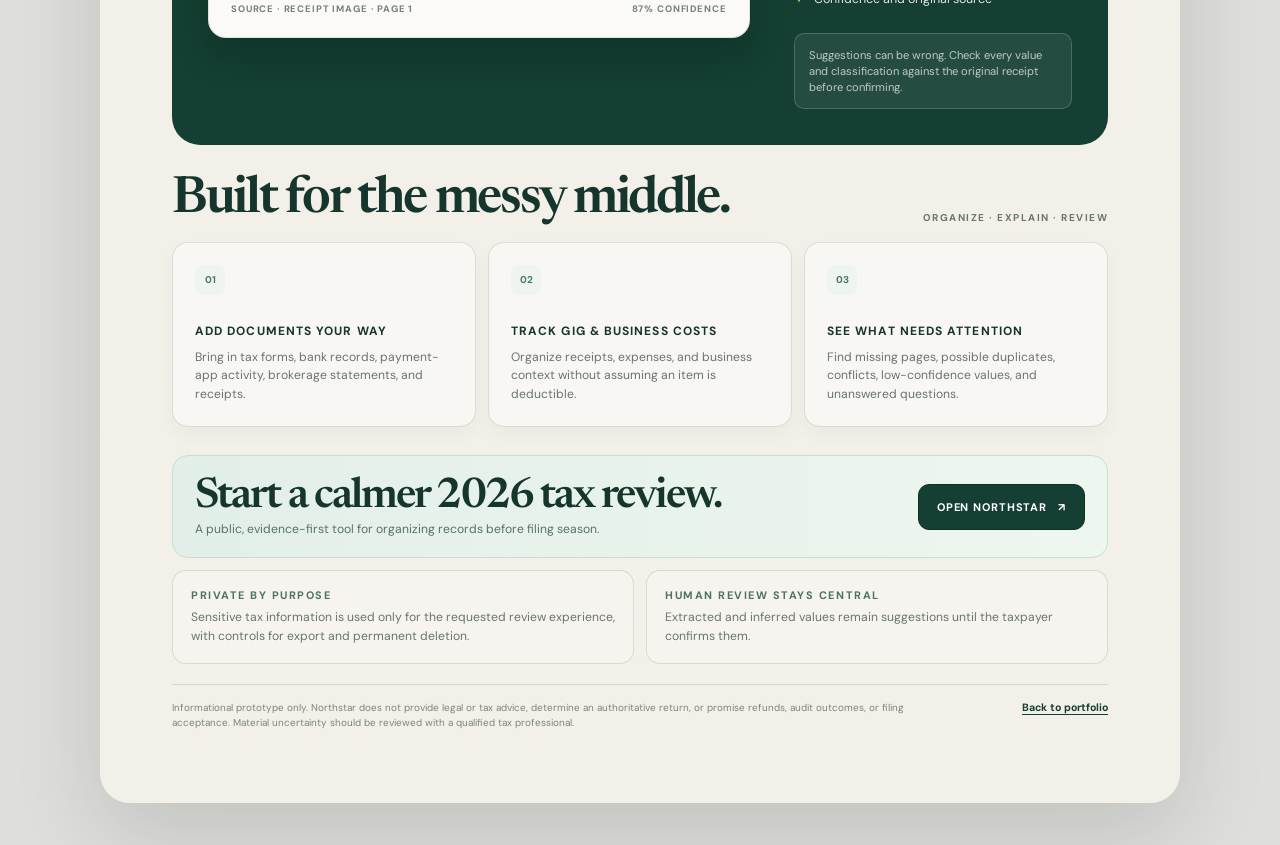
<file: projects/northstar-tax-records/index.html>
<!doctype html>
<html lang="en">
  <head>
    <meta charset="utf-8" />
    <meta name="viewport" content="width=device-width, initial-scale=1" />
    <script src="../../analytics.js" defer></script>
    <title>Northstar Tax Records | Greg Stiles</title>
    <meta
      name="description"
      content="Northstar is a privacy-conscious review layer for organizing 2026 U.S. federal and Illinois tax documents, receipts, and candidate tax facts."
    />
    <link rel="preconnect" href="https://fonts.googleapis.com" />
    <link rel="preconnect" href="https://fonts.gstatic.com" crossorigin />
    <link
      href="https://fonts.googleapis.com/css2?family=DM+Sans:wght@400;500;600;700&family=Newsreader:opsz,wght@6..72,500;6..72,600&display=swap"
      rel="stylesheet"
    />
    <link rel="stylesheet" href="./styles.css" />
  </head>
  <body>
    <a class="skip-link" href="#main">Skip to content</a>

    <main id="main" class="ad-shell">
      <header class="brand-bar">
        <a class="brand" href="../../" aria-label="Return to Greg Stiles portfolio">
          <span class="brand-mark" aria-hidden="true">✦</span>
          <span>
            <strong>Northstar</strong>
            <small>Evidence-first tax review</small>
          </span>
        </a>

        <p class="scope"><span aria-hidden="true"></span>Tax year 2026 · U.S. federal + Illinois</p>
      </header>

      <section class="video-showcase" aria-label="Northstar product introduction">
        <video
          autoplay
          muted
          loop
          playsinline
          controls
          preload="metadata"
          poster="./assets/northstar-video-poster.png"
        >
          <source src="./assets/northstar-video-ad.mp4" type="video/mp4" />
          Your browser does not support embedded video.
        </video>
      </section>

      <section class="hero" aria-labelledby="hero-title">
        <div class="hero-copy">
          <p class="eyebrow">Clarity before calculation</p>
          <h1 id="hero-title">Know what supports every tax number.</h1>
        </div>
        <div class="hero-note">
          <p>
            Northstar helps you sort documents, trace amounts back to their
            sources, and spot missing or conflicting information before
            anything is approved.
          </p>
          <span>Review layer—not the authoritative tax calculator.</span>
        </div>
      </section>

      <section class="review-panel" aria-labelledby="review-title">
        <article class="receipt-card" aria-label="Example receipt extraction awaiting confirmation">
          <header class="receipt-header">
            <div>
              <small>Example receipt attached</small>
              <strong>studio-session-sept.jpg</strong>
            </div>
            <span class="status">Needs your review</span>
          </header>

          <div class="receipt-grid">
            <div class="field field-wide">
              <span>Merchant</span>
              <strong>Rehearsal Studio</strong>
            </div>
            <div class="field">
              <span>Total</span>
              <strong>$240.00</strong>
            </div>
            <div class="field">
              <span>Date</span>
              <strong>09/18/2026</strong>
            </div>
            <div class="field field-wide">
              <span>Suggested category</span>
              <strong>Studio &amp; production</strong>
            </div>
          </div>

          <footer class="receipt-source">
            <span>Source · Receipt image · page 1</span>
            <span>87% confidence</span>
          </footer>
        </article>

        <div class="review-copy">
          <p class="eyebrow eyebrow-light">Receipt autofill</p>
          <h2 id="review-title">Suggested details, with the evidence beside them.</h2>
          <ul>
            <li><span aria-hidden="true">✦</span> Merchant, date, and total</li>
            <li><span aria-hidden="true">✦</span> Suggested expense category</li>
            <li><span aria-hidden="true">✦</span> Confidence and original source</li>
          </ul>
          <p class="review-warning">
            Suggestions can be wrong. Check every value and classification
            against the original receipt before confirming.
          </p>
        </div>
      </section>

      <section class="benefits" aria-labelledby="benefits-title">
        <div class="section-heading">
          <h2 id="benefits-title">Built for the messy middle.</h2>
          <p>Organize · Explain · Review</p>
        </div>

        <div class="benefit-grid">
          <article>
            <span class="benefit-number">01</span>
            <h3>Add documents your way</h3>
            <p>Bring in tax forms, bank records, payment-app activity, brokerage statements, and receipts.</p>
          </article>
          <article>
            <span class="benefit-number">02</span>
            <h3>Track gig &amp; business costs</h3>
            <p>Organize receipts, expenses, and business context without assuming an item is deductible.</p>
          </article>
          <article>
            <span class="benefit-number">03</span>
            <h3>See what needs attention</h3>
            <p>Find missing pages, possible duplicates, conflicts, low-confidence values, and unanswered questions.</p>
          </article>
        </div>
      </section>

      <section class="cta" aria-labelledby="cta-title">
        <div>
          <h2 id="cta-title">Start a calmer 2026 tax review.</h2>
          <p>A public, evidence-first tool for organizing records before filing season.</p>
        </div>
        <a
          class="cta-button"
          href="https://northstar.gregorymstiles.com/"
          target="_blank"
          rel="noreferrer"
        >
          Open Northstar <span aria-hidden="true">↗</span>
        </a>
      </section>

      <section class="trust-grid" aria-label="Northstar principles">
        <article>
          <p class="eyebrow">Private by purpose</p>
          <p>Sensitive tax information is used only for the requested review experience, with controls for export and permanent deletion.</p>
        </article>
        <article>
          <p class="eyebrow">Human review stays central</p>
          <p>Extracted and inferred values remain suggestions until the taxpayer confirms them.</p>
        </article>
      </section>

      <footer class="legal">
        <p>
          Informational prototype only. Northstar does not provide legal or tax
          advice, determine an authoritative return, or promise refunds, audit
          outcomes, or filing acceptance. Material uncertainty should be
          reviewed with a qualified tax professional.
        </p>
        <a href="../../">Back to portfolio</a>
      </footer>
    </main>
  </body>
</html>
</file>
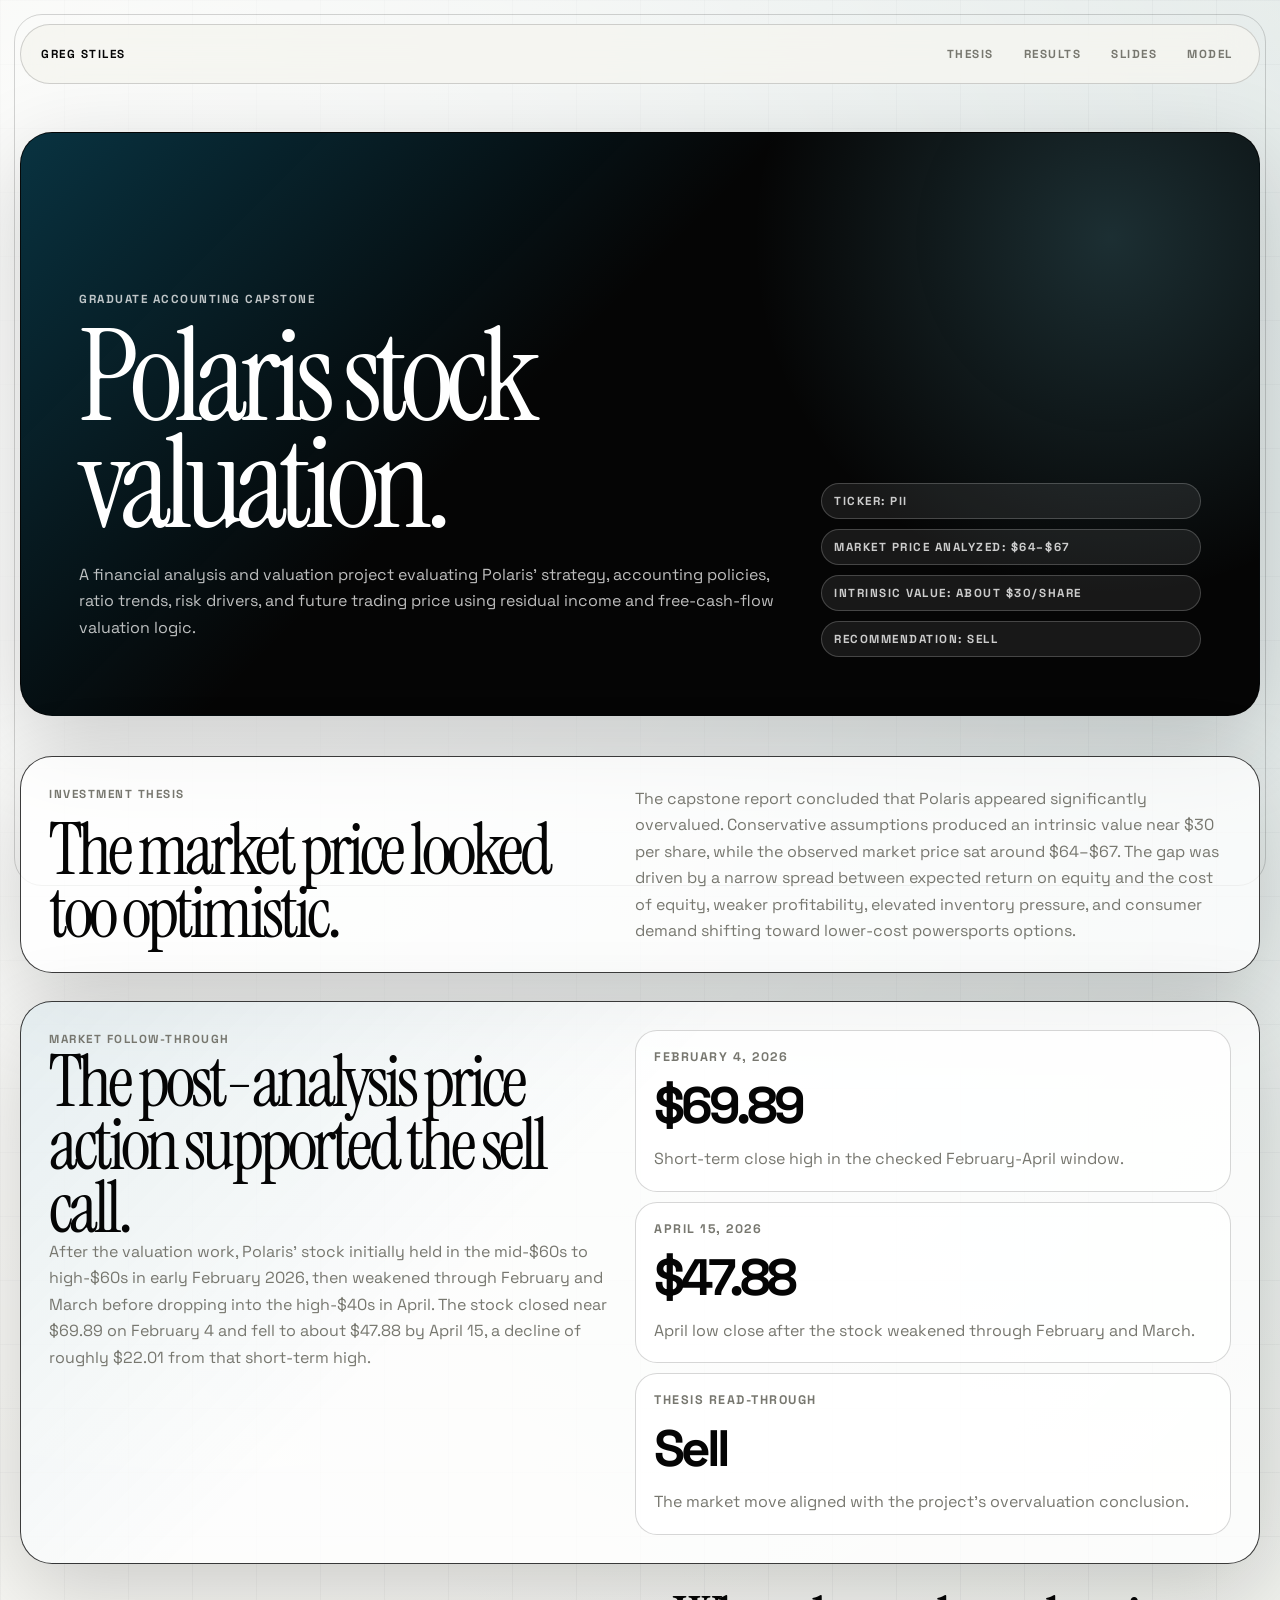
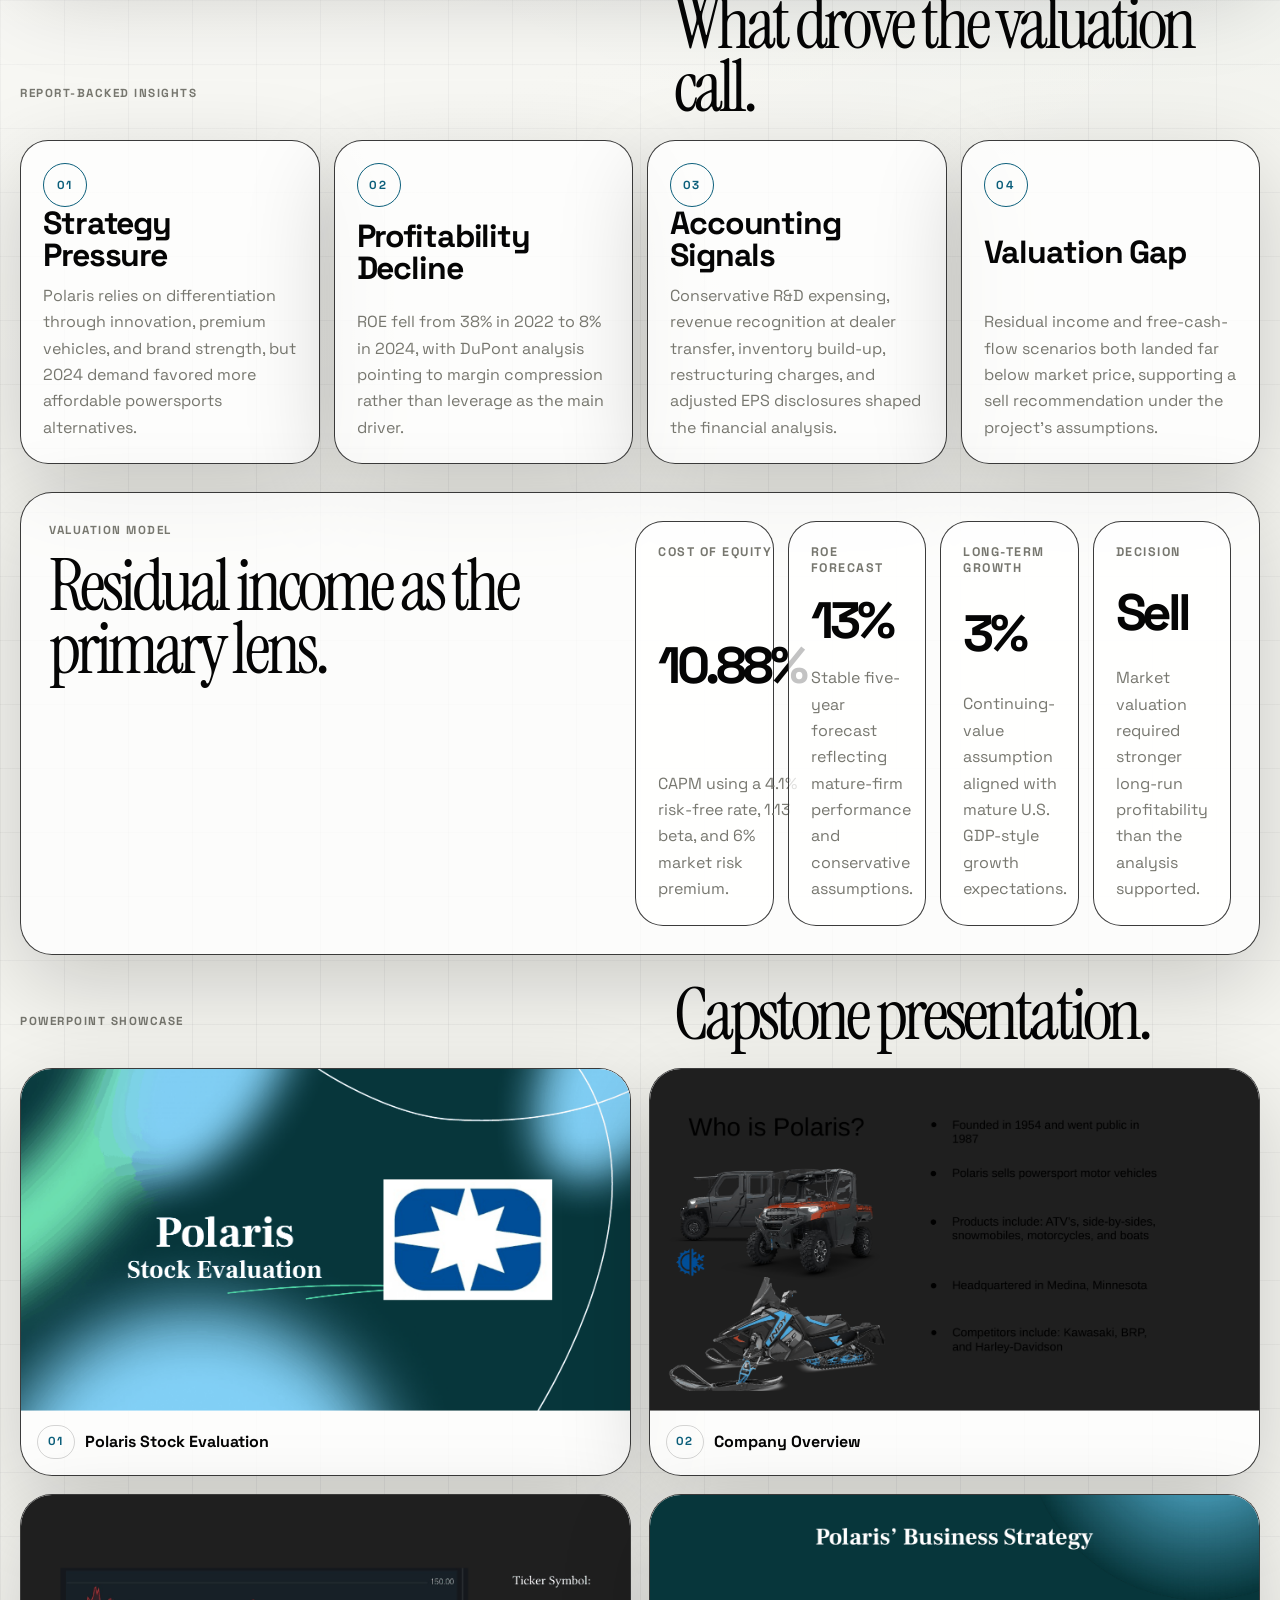
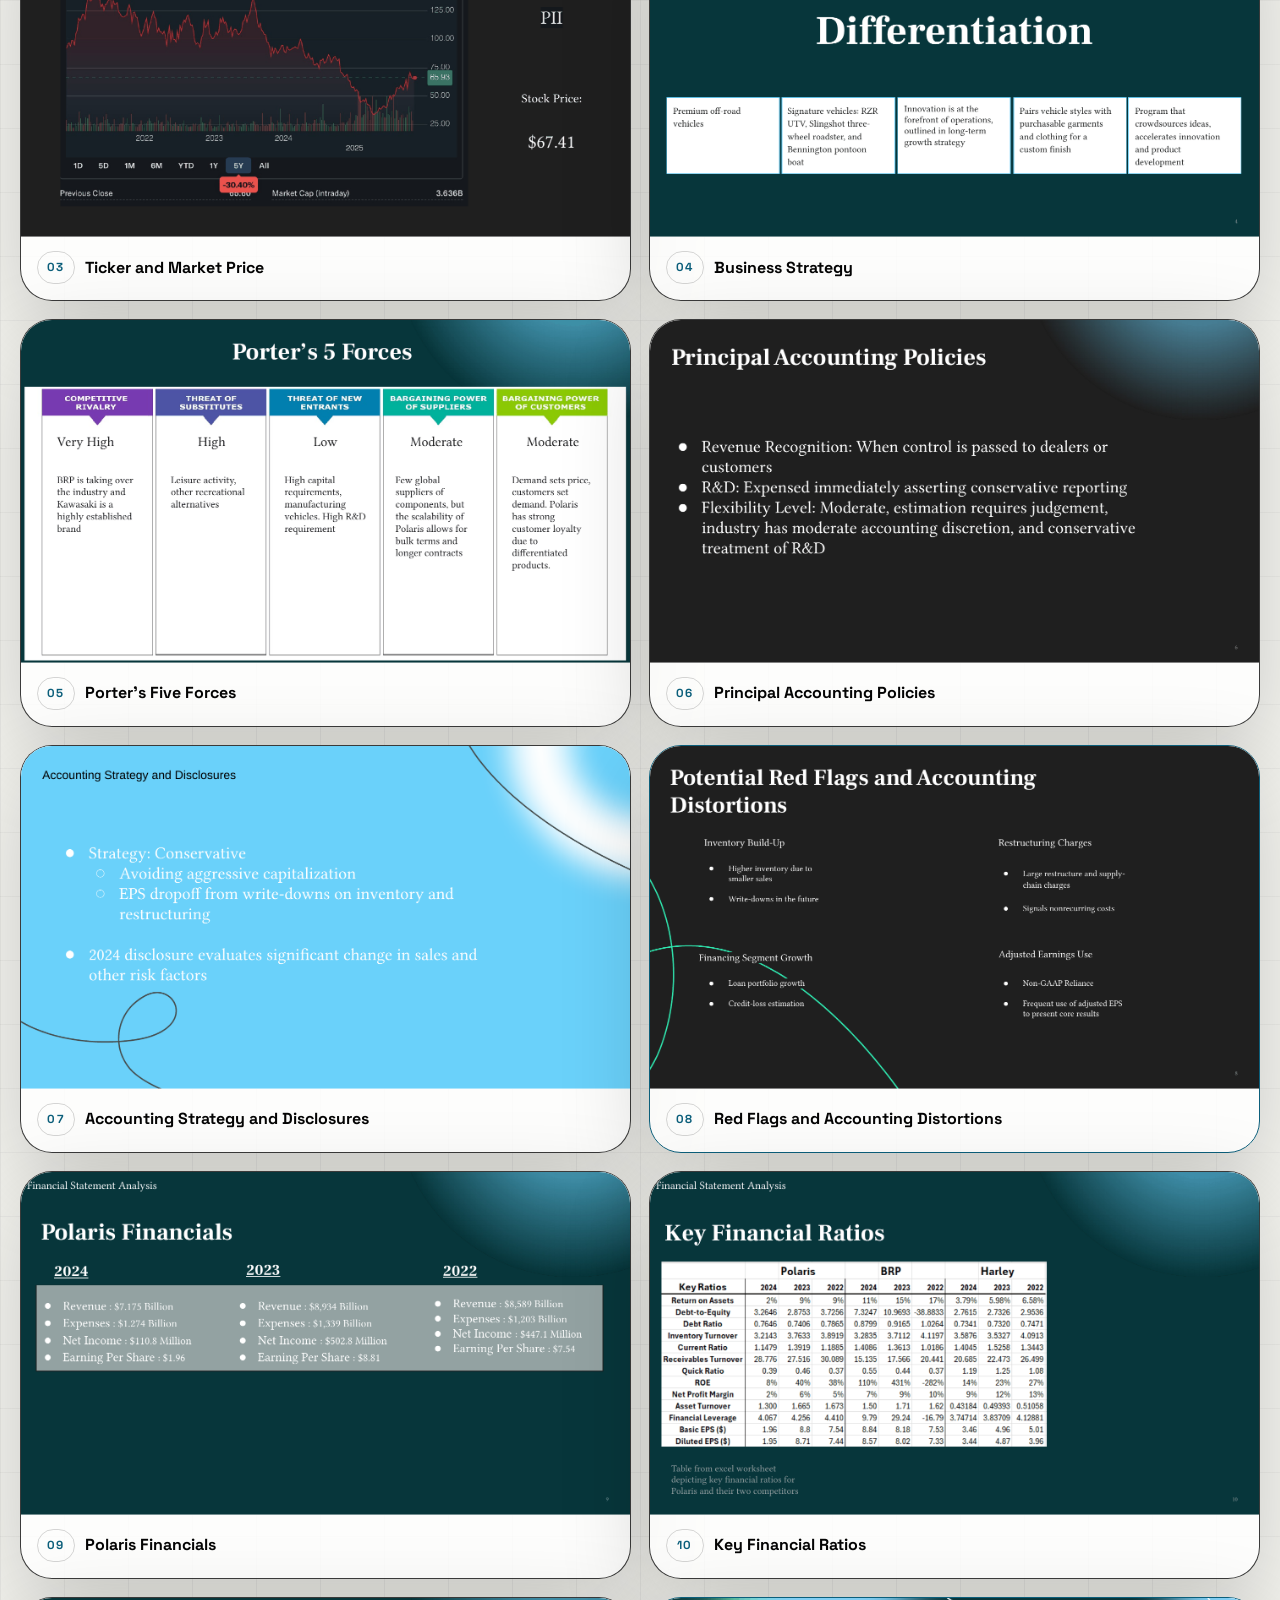
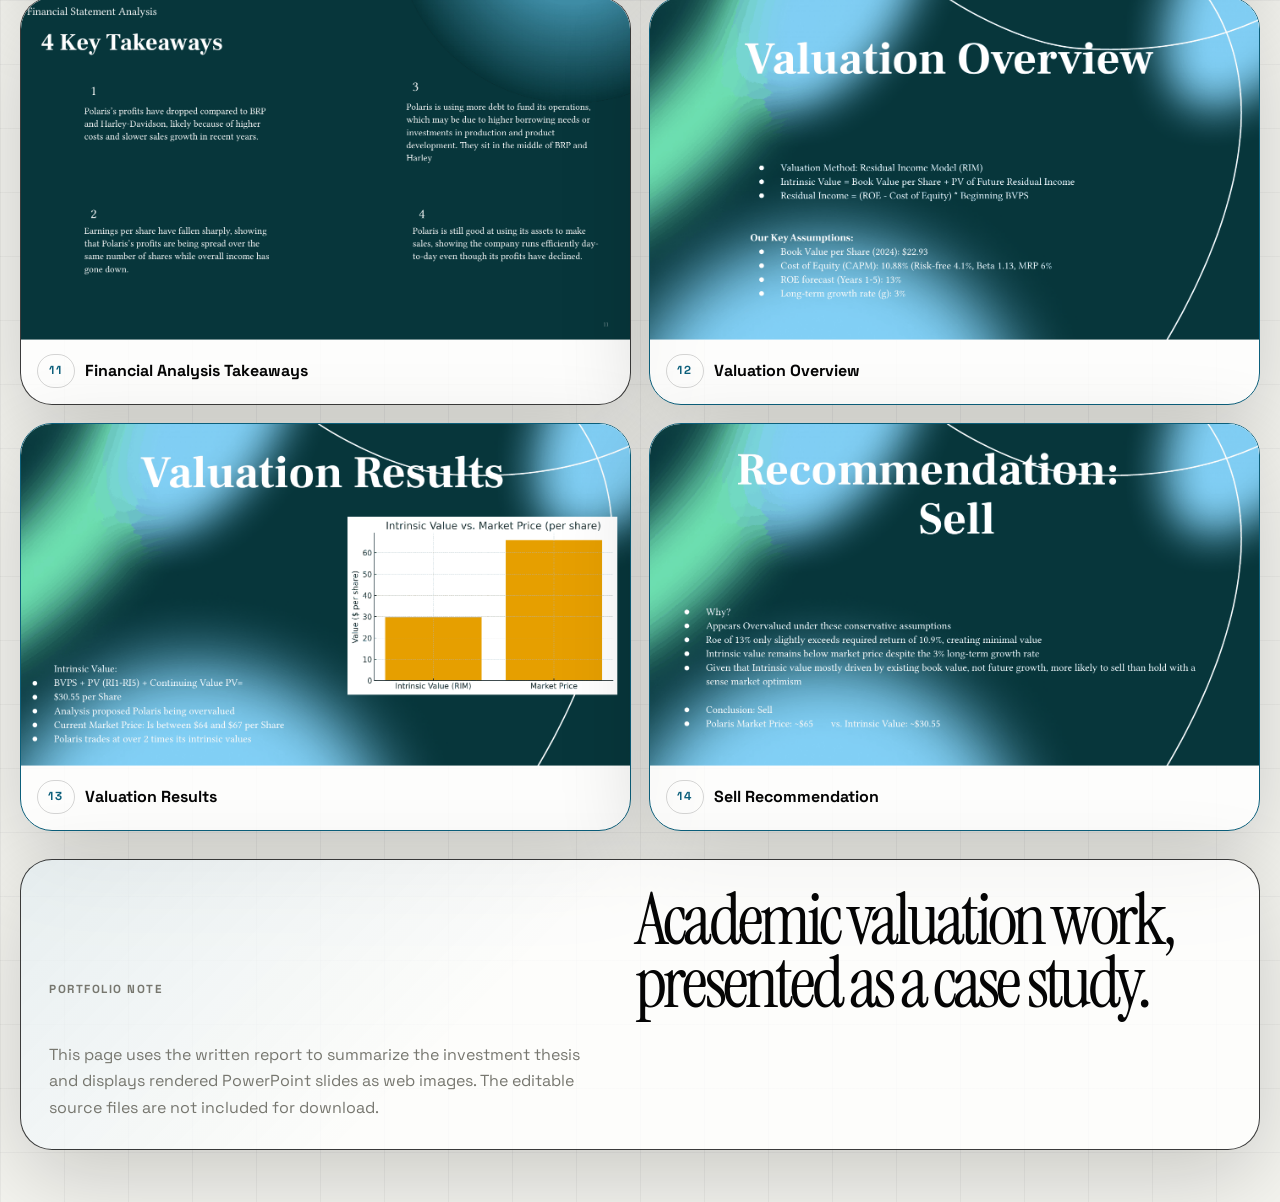
<file: projects/polaris-valuation/index.html>
<!doctype html>
<html lang="en">
  <head>
    <meta charset="utf-8" />
    <meta name="viewport" content="width=device-width, initial-scale=1" />
    <script src="../../analytics.js" defer></script>
    <title>Polaris Stock Valuation | Greg Stiles</title>
    <meta
      name="description"
      content="Graduate accounting capstone project evaluating Polaris financials, strategy, accounting policy, valuation assumptions, and future trading price."
    />
    <link rel="preconnect" href="https://fonts.googleapis.com" />
    <link rel="preconnect" href="https://fonts.gstatic.com" crossorigin />
    <link
      href="https://fonts.googleapis.com/css2?family=Instrument+Serif:ital@0;1&family=Space+Grotesk:wght@400;500;600;700&display=swap"
      rel="stylesheet"
    />
    <link rel="stylesheet" href="./styles.css" />
  </head>
  <body>
    <div class="site-frame" aria-hidden="true"></div>

    <header class="masthead">
      <nav class="nav" aria-label="Project navigation">
        <a class="wordmark" href="../../">Greg Stiles</a>
        <div class="nav-links">
          <a href="#thesis">Thesis</a>
          <a href="#results">Results</a>
          <a href="#slides">Slides</a>
          <a href="#model">Model</a>
        </div>
      </nav>

      <section class="hero" aria-labelledby="hero-title">
        <div>
          <p class="eyebrow">Graduate accounting capstone</p>
          <h1 id="hero-title">Polaris stock valuation.</h1>
          <p>
            A financial analysis and valuation project evaluating Polaris’
            strategy, accounting policies, ratio trends, risk drivers, and
            future trading price using residual income and free-cash-flow
            valuation logic.
          </p>
        </div>
        <aside class="hero-card" aria-label="Valuation summary">
          <span>Ticker: PII</span>
          <span>Market price analyzed: $64–$67</span>
          <span>Intrinsic value: about $30/share</span>
          <span>Recommendation: Sell</span>
        </aside>
      </section>
    </header>

    <main>
      <section class="thesis-panel" id="thesis" aria-labelledby="thesis-title">
        <div>
          <p class="section-kicker">Investment thesis</p>
          <h2 id="thesis-title">The market price looked too optimistic.</h2>
        </div>
        <p>
          The capstone report concluded that Polaris appeared significantly
          overvalued. Conservative assumptions produced an intrinsic value near
          $30 per share, while the observed market price sat around $64–$67.
          The gap was driven by a narrow spread between expected return on
          equity and the cost of equity, weaker profitability, elevated
          inventory pressure, and consumer demand shifting toward lower-cost
          powersports options.
        </p>
      </section>

      <section class="results-panel" id="results" aria-labelledby="results-title">
        <div>
          <p class="section-kicker">Market follow-through</p>
          <h2 id="results-title">The post-analysis price action supported the sell call.</h2>
          <p>
            After the valuation work, Polaris’ stock initially held in the
            mid-$60s to high-$60s in early February 2026, then weakened through
            February and March before dropping into the high-$40s in April. The
            stock closed near $69.89 on February 4 and fell to about $47.88 by
            April 15, a decline of roughly $22.01 from that short-term high.
          </p>
        </div>
        <div class="result-cards" aria-label="Price movement summary">
          <article>
            <strong>February 4, 2026</strong>
            <span>$69.89</span>
            <p>Short-term close high in the checked February-April window.</p>
          </article>
          <article>
            <strong>April 15, 2026</strong>
            <span>$47.88</span>
            <p>April low close after the stock weakened through February and March.</p>
          </article>
          <article>
            <strong>Thesis read-through</strong>
            <span>Sell</span>
            <p>The market move aligned with the project’s overvaluation conclusion.</p>
          </article>
        </div>
      </section>

      <section class="insights" aria-labelledby="insights-title">
        <div class="section-heading">
          <p class="section-kicker">Report-backed insights</p>
          <h2 id="insights-title">What drove the valuation call.</h2>
        </div>
        <div class="insight-grid">
          <article>
            <span>01</span>
            <h3>Strategy Pressure</h3>
            <p>
              Polaris relies on differentiation through innovation, premium
              vehicles, and brand strength, but 2024 demand favored more
              affordable powersports alternatives.
            </p>
          </article>
          <article>
            <span>02</span>
            <h3>Profitability Decline</h3>
            <p>
              ROE fell from 38% in 2022 to 8% in 2024, with DuPont analysis
              pointing to margin compression rather than leverage as the main
              driver.
            </p>
          </article>
          <article>
            <span>03</span>
            <h3>Accounting Signals</h3>
            <p>
              Conservative R&amp;D expensing, revenue recognition at dealer
              transfer, inventory build-up, restructuring charges, and adjusted
              EPS disclosures shaped the financial analysis.
            </p>
          </article>
          <article>
            <span>04</span>
            <h3>Valuation Gap</h3>
            <p>
              Residual income and free-cash-flow scenarios both landed far
              below market price, supporting a sell recommendation under the
              project’s assumptions.
            </p>
          </article>
        </div>
      </section>

      <section class="model-panel" id="model" aria-labelledby="model-title">
        <div>
          <p class="section-kicker">Valuation model</p>
          <h2 id="model-title">Residual income as the primary lens.</h2>
        </div>
        <div class="model-grid">
          <article>
            <strong>Cost of equity</strong>
            <span>10.88%</span>
            <p>CAPM using a 4.1% risk-free rate, 1.13 beta, and 6% market risk premium.</p>
          </article>
          <article>
            <strong>ROE forecast</strong>
            <span>13%</span>
            <p>Stable five-year forecast reflecting mature-firm performance and conservative assumptions.</p>
          </article>
          <article>
            <strong>Long-term growth</strong>
            <span>3%</span>
            <p>Continuing-value assumption aligned with mature U.S. GDP-style growth expectations.</p>
          </article>
          <article>
            <strong>Decision</strong>
            <span>Sell</span>
            <p>Market valuation required stronger long-run profitability than the analysis supported.</p>
          </article>
        </div>
      </section>

      <section class="slide-gallery" id="slides" aria-labelledby="slides-title">
        <div class="section-heading">
          <p class="section-kicker">PowerPoint showcase</p>
          <h2 id="slides-title">Capstone presentation.</h2>
        </div>

        <div class="gallery-grid">
          <article class="slide-card">
            <a href="./assets/slides/slide-01.png"><img src="./assets/slides/slide-01.png" alt="Slide 1: Polaris Stock Evaluation title slide" loading="lazy" /></a>
            <p><span>01</span> Polaris Stock Evaluation</p>
          </article>
          <article class="slide-card">
            <a href="./assets/slides/slide-02.png"><img src="./assets/slides/slide-02.png" alt="Slide 2: Who is Polaris?" loading="lazy" /></a>
            <p><span>02</span> Company Overview</p>
          </article>
          <article class="slide-card">
            <a href="./assets/slides/slide-03.png"><img src="./assets/slides/slide-03.png" alt="Slide 3: Ticker Symbol PII and stock price" loading="lazy" /></a>
            <p><span>03</span> Ticker and Market Price</p>
          </article>
          <article class="slide-card">
            <a href="./assets/slides/slide-04.png"><img src="./assets/slides/slide-04.png" alt="Slide 4: Polaris business strategy and differentiation" loading="lazy" /></a>
            <p><span>04</span> Business Strategy</p>
          </article>
          <article class="slide-card">
            <a href="./assets/slides/slide-05.png"><img src="./assets/slides/slide-05.png" alt="Slide 5: Porter’s Five Forces" loading="lazy" /></a>
            <p><span>05</span> Porter’s Five Forces</p>
          </article>
          <article class="slide-card">
            <a href="./assets/slides/slide-06.png"><img src="./assets/slides/slide-06.png" alt="Slide 6: Principal accounting policies" loading="lazy" /></a>
            <p><span>06</span> Principal Accounting Policies</p>
          </article>
          <article class="slide-card">
            <a href="./assets/slides/slide-07.png"><img src="./assets/slides/slide-07.png" alt="Slide 7: Accounting strategy and disclosures" loading="lazy" /></a>
            <p><span>07</span> Accounting Strategy and Disclosures</p>
          </article>
          <article class="slide-card featured-slide">
            <a href="./assets/slides/slide-08.png"><img src="./assets/slides/slide-08.png" alt="Slide 8: Potential red flags and accounting distortions" loading="lazy" /></a>
            <p><span>08</span> Red Flags and Accounting Distortions</p>
          </article>
          <article class="slide-card">
            <a href="./assets/slides/slide-09.png"><img src="./assets/slides/slide-09.png" alt="Slide 9: Polaris financials from 2022 through 2024" loading="lazy" /></a>
            <p><span>09</span> Polaris Financials</p>
          </article>
          <article class="slide-card">
            <a href="./assets/slides/slide-10.png"><img src="./assets/slides/slide-10.png" alt="Slide 10: Key financial ratios" loading="lazy" /></a>
            <p><span>10</span> Key Financial Ratios</p>
          </article>
          <article class="slide-card">
            <a href="./assets/slides/slide-11.png"><img src="./assets/slides/slide-11.png" alt="Slide 11: Four key financial statement analysis takeaways" loading="lazy" /></a>
            <p><span>11</span> Financial Analysis Takeaways</p>
          </article>
          <article class="slide-card featured-slide">
            <a href="./assets/slides/slide-12.png"><img src="./assets/slides/slide-12.png" alt="Slide 12: Valuation overview using residual income model" loading="lazy" /></a>
            <p><span>12</span> Valuation Overview</p>
          </article>
          <article class="slide-card featured-slide">
            <a href="./assets/slides/slide-13.png"><img src="./assets/slides/slide-13.png" alt="Slide 13: Valuation results showing intrinsic value and market price" loading="lazy" /></a>
            <p><span>13</span> Valuation Results</p>
          </article>
          <article class="slide-card featured-slide">
            <a href="./assets/slides/slide-14.png"><img src="./assets/slides/slide-14.png" alt="Slide 14: Sell recommendation and conclusion" loading="lazy" /></a>
            <p><span>14</span> Sell Recommendation</p>
          </article>
        </div>
      </section>

      <section class="note-panel" aria-label="Project note">
        <p class="section-kicker">Portfolio note</p>
        <h2>Academic valuation work, presented as a case study.</h2>
        <p>
          This page uses the written report to summarize the investment thesis
          and displays rendered PowerPoint slides as web images. The editable
          source files are not included for download.
        </p>
      </section>
    </main>
  </body>
</html>
</file>
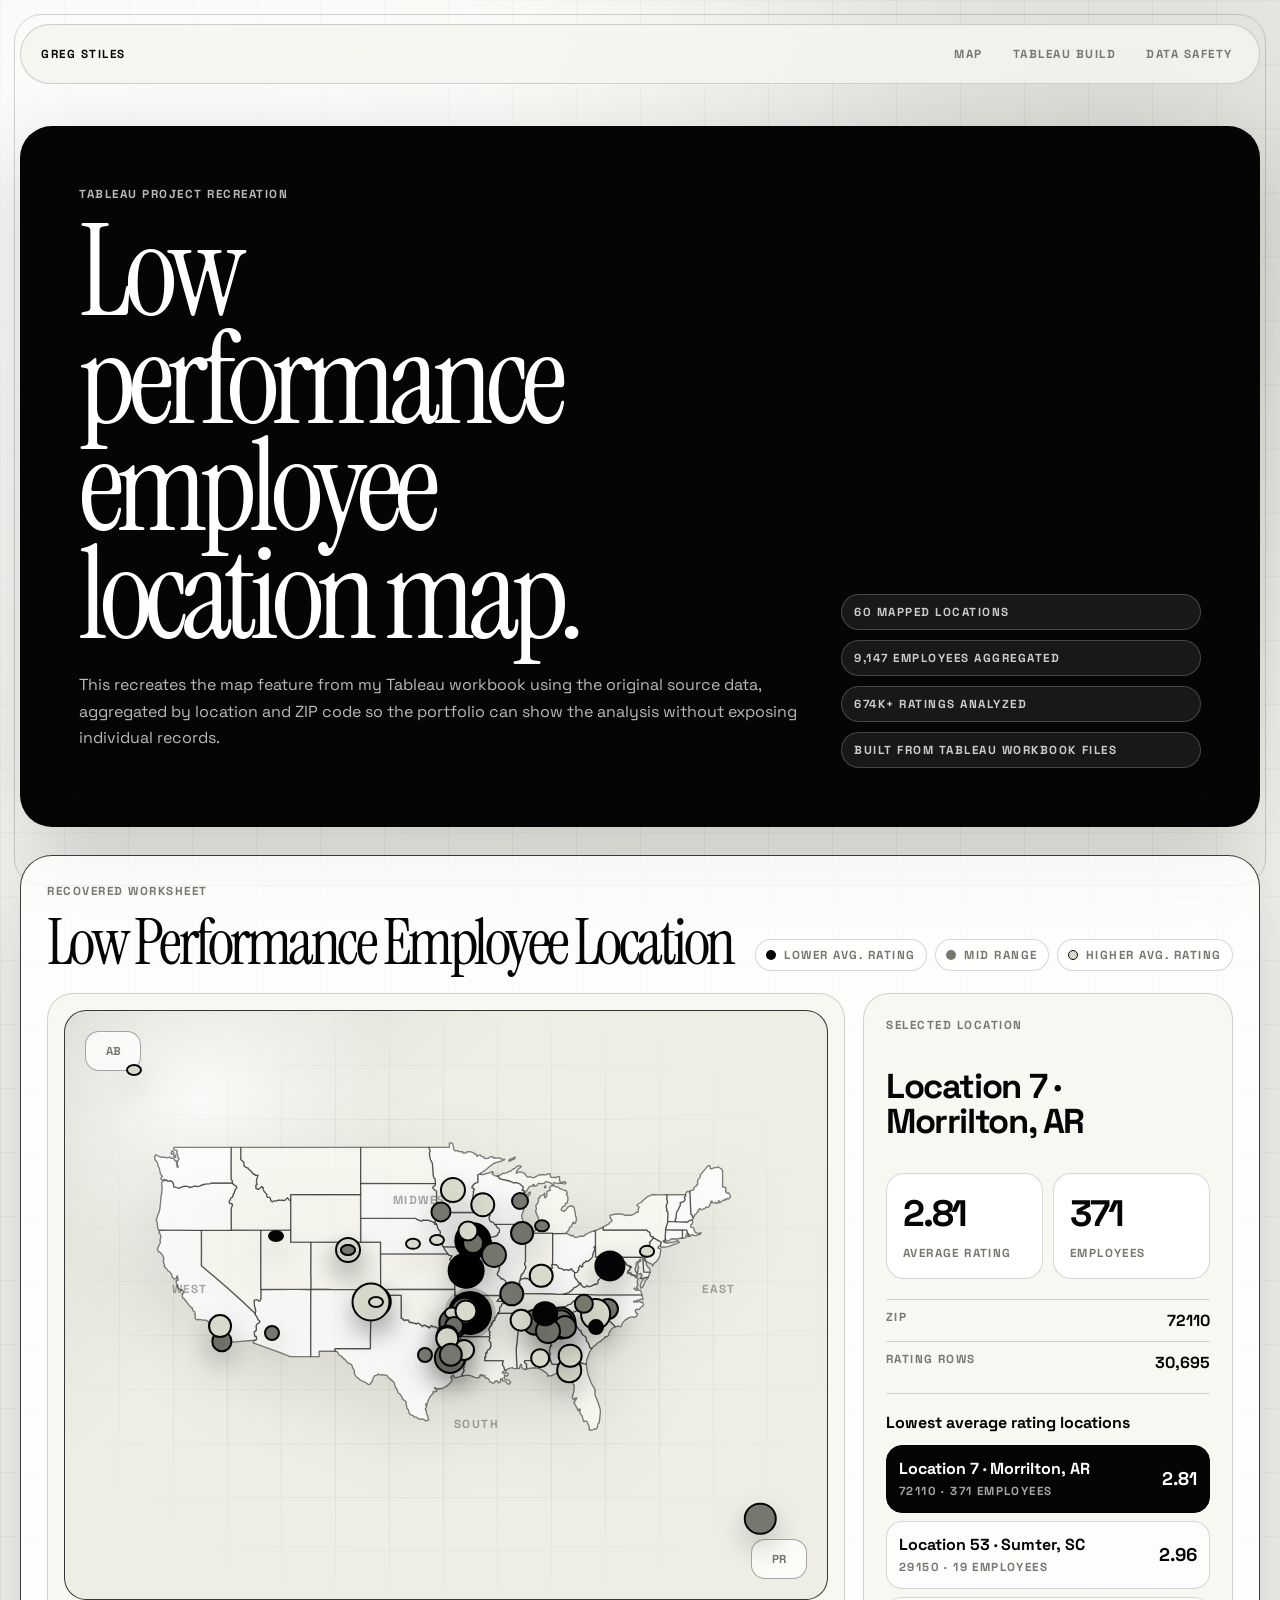
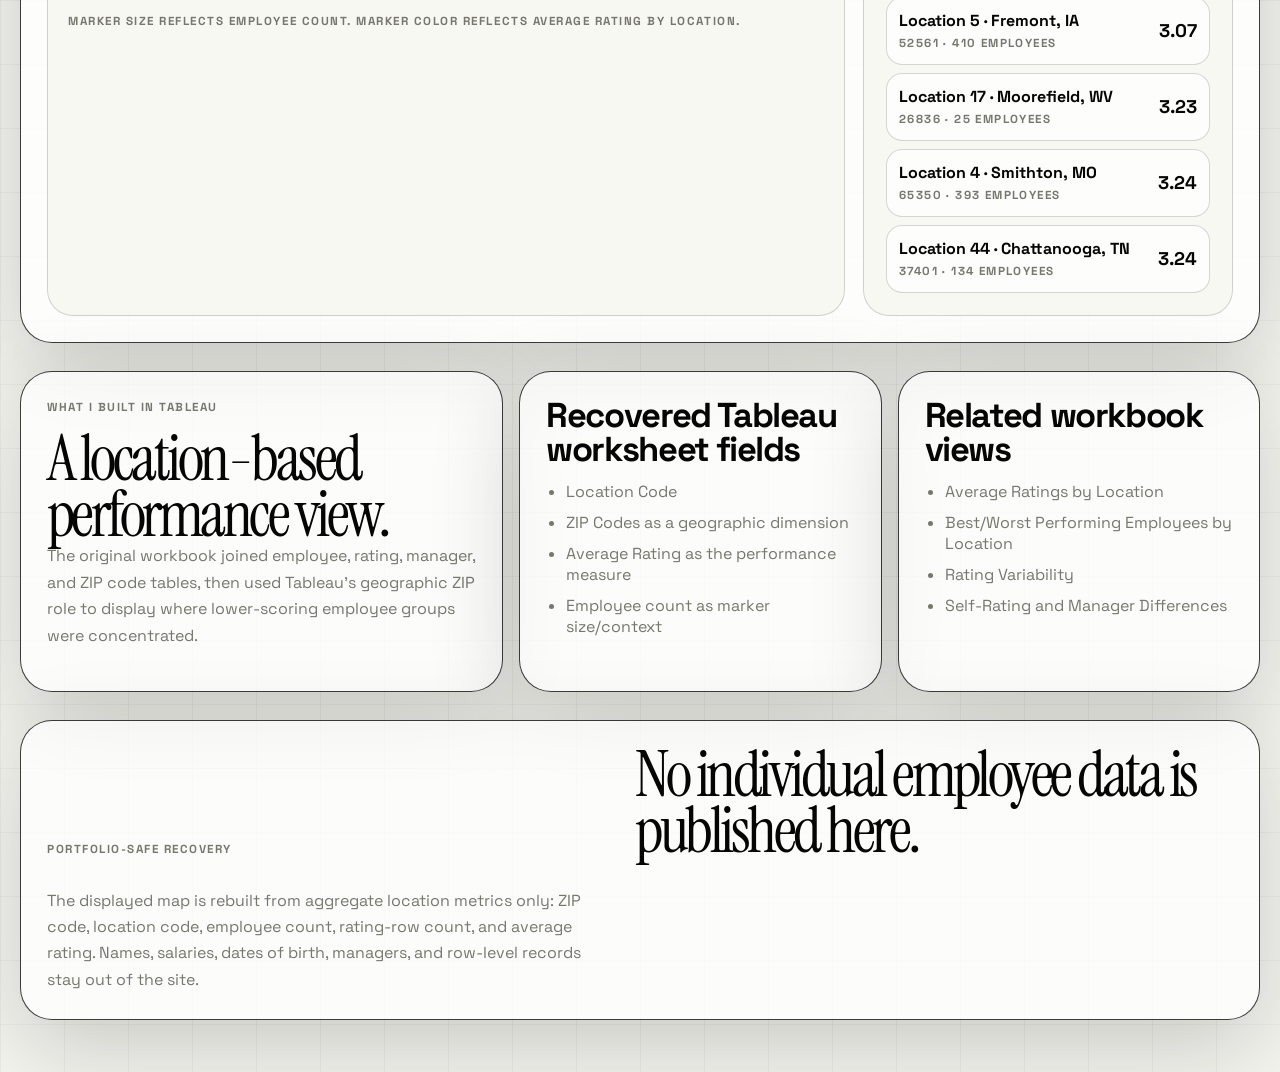
<file: projects/tableau-workbooks/index.html>
<!doctype html>
<html lang="en">
  <head>
    <meta charset="utf-8" />
    <meta name="viewport" content="width=device-width, initial-scale=1" />
    <script src="../../analytics.js" defer></script>
    <title>Tableau Location Map | Greg Stiles</title>
    <meta
      name="description"
      content="A visual portfolio recreation of Greg Stiles' Tableau location map workbook using aggregated ZIP-level workforce rating data."
    />
    <link rel="preconnect" href="https://fonts.googleapis.com" />
    <link rel="preconnect" href="https://fonts.gstatic.com" crossorigin />
    <link
      href="https://fonts.googleapis.com/css2?family=Instrument+Serif:ital@0;1&family=Space+Grotesk:wght@400;500;600;700&display=swap"
      rel="stylesheet"
    />
    <link rel="stylesheet" href="./styles.css" />
  </head>
  <body>
    <div class="site-frame" aria-hidden="true"></div>

    <header class="topbar">
      <a class="wordmark" href="../../">Greg Stiles</a>
      <nav aria-label="Project sections">
        <a href="#map">Map</a>
        <a href="#tableau">Tableau Build</a>
        <a href="#privacy">Data Safety</a>
      </nav>
    </header>

    <main>
      <section class="hero" aria-labelledby="hero-title">
        <div>
          <p class="eyebrow">Tableau project recreation</p>
          <h1 id="hero-title">Low performance employee location map.</h1>
          <p>
            This recreates the map feature from my Tableau workbook using the
            original source data, aggregated by location and ZIP code so the
            portfolio can show the analysis without exposing individual records.
          </p>
        </div>
        <aside class="hero-card">
          <span>60 mapped locations</span>
          <span>9,147 employees aggregated</span>
          <span>674k+ ratings analyzed</span>
          <span>Built from Tableau workbook files</span>
        </aside>
      </section>

      <section class="dashboard" id="map" aria-labelledby="dashboard-title">
        <div class="dashboard-header">
          <div>
            <p class="eyebrow">Recovered worksheet</p>
            <h2 id="dashboard-title">Low Performance Employee Location</h2>
          </div>
          <div class="legend" aria-label="Map legend">
            <span><i class="low"></i> Lower avg. rating</span>
            <span><i class="mid"></i> Mid range</span>
            <span><i class="high"></i> Higher avg. rating</span>
          </div>
        </div>

        <div class="viz-grid">
          <section class="map-panel" aria-label="Interactive location map">
            <div class="map-stage">
              <div class="map-label map-label-west">West</div>
              <div class="map-label map-label-midwest">Midwest</div>
              <div class="map-label map-label-south">South</div>
              <div class="map-label map-label-east">East</div>
              <img class="us-map" src="./us-map.svg" alt="" aria-hidden="true" />
              <div class="map-grid" aria-hidden="true"></div>
              <div id="mapMarkers" class="map-markers"></div>
              <div class="inset inset-pr">PR</div>
              <div class="inset inset-ca">AB</div>
            </div>
            <p class="map-note">
              Marker size reflects employee count. Marker color reflects average
              rating by location.
            </p>
          </section>

          <aside class="insight-panel" aria-live="polite">
            <p class="eyebrow">Selected location</p>
            <h3 id="selectedTitle">Location 7 · Morrilton, AR</h3>
            <div class="metric-row">
              <article>
                <span id="selectedRating">2.81</span>
                <small>Average rating</small>
              </article>
              <article>
                <span id="selectedEmployees">371</span>
                <small>Employees</small>
              </article>
            </div>
            <dl class="detail-list">
              <div>
                <dt>ZIP</dt>
                <dd id="selectedZip">72110</dd>
              </div>
              <div>
                <dt>Rating rows</dt>
                <dd id="selectedRatings">30,695</dd>
              </div>
            </dl>

            <div class="low-list">
              <h4>Lowest average rating locations</h4>
              <div id="lowLocationList"></div>
            </div>
          </aside>
        </div>
      </section>

      <section class="build-grid" id="tableau" aria-labelledby="tableau-title">
        <article>
          <p class="eyebrow">What I built in Tableau</p>
          <h2 id="tableau-title">A location-based performance view.</h2>
          <p>
            The original workbook joined employee, rating, manager, and ZIP code
            tables, then used Tableau's geographic ZIP role to display where
            lower-scoring employee groups were concentrated.
          </p>
        </article>
        <article>
          <h3>Recovered Tableau worksheet fields</h3>
          <ul>
            <li>Location Code</li>
            <li>ZIP Codes as a geographic dimension</li>
            <li>Average Rating as the performance measure</li>
            <li>Employee count as marker size/context</li>
          </ul>
        </article>
        <article>
          <h3>Related workbook views</h3>
          <ul>
            <li>Average Ratings by Location</li>
            <li>Best/Worst Performing Employees by Location</li>
            <li>Rating Variability</li>
            <li>Self-Rating and Manager Differences</li>
          </ul>
        </article>
      </section>

      <section class="privacy-panel" id="privacy">
        <p class="eyebrow">Portfolio-safe recovery</p>
        <h2>No individual employee data is published here.</h2>
        <p>
          The displayed map is rebuilt from aggregate location metrics only:
          ZIP code, location code, employee count, rating-row count, and average
          rating. Names, salaries, dates of birth, managers, and row-level
          records stay out of the site.
        </p>
      </section>
    </main>

    <script src="./script.js"></script>
  </body>
</html>
</file>
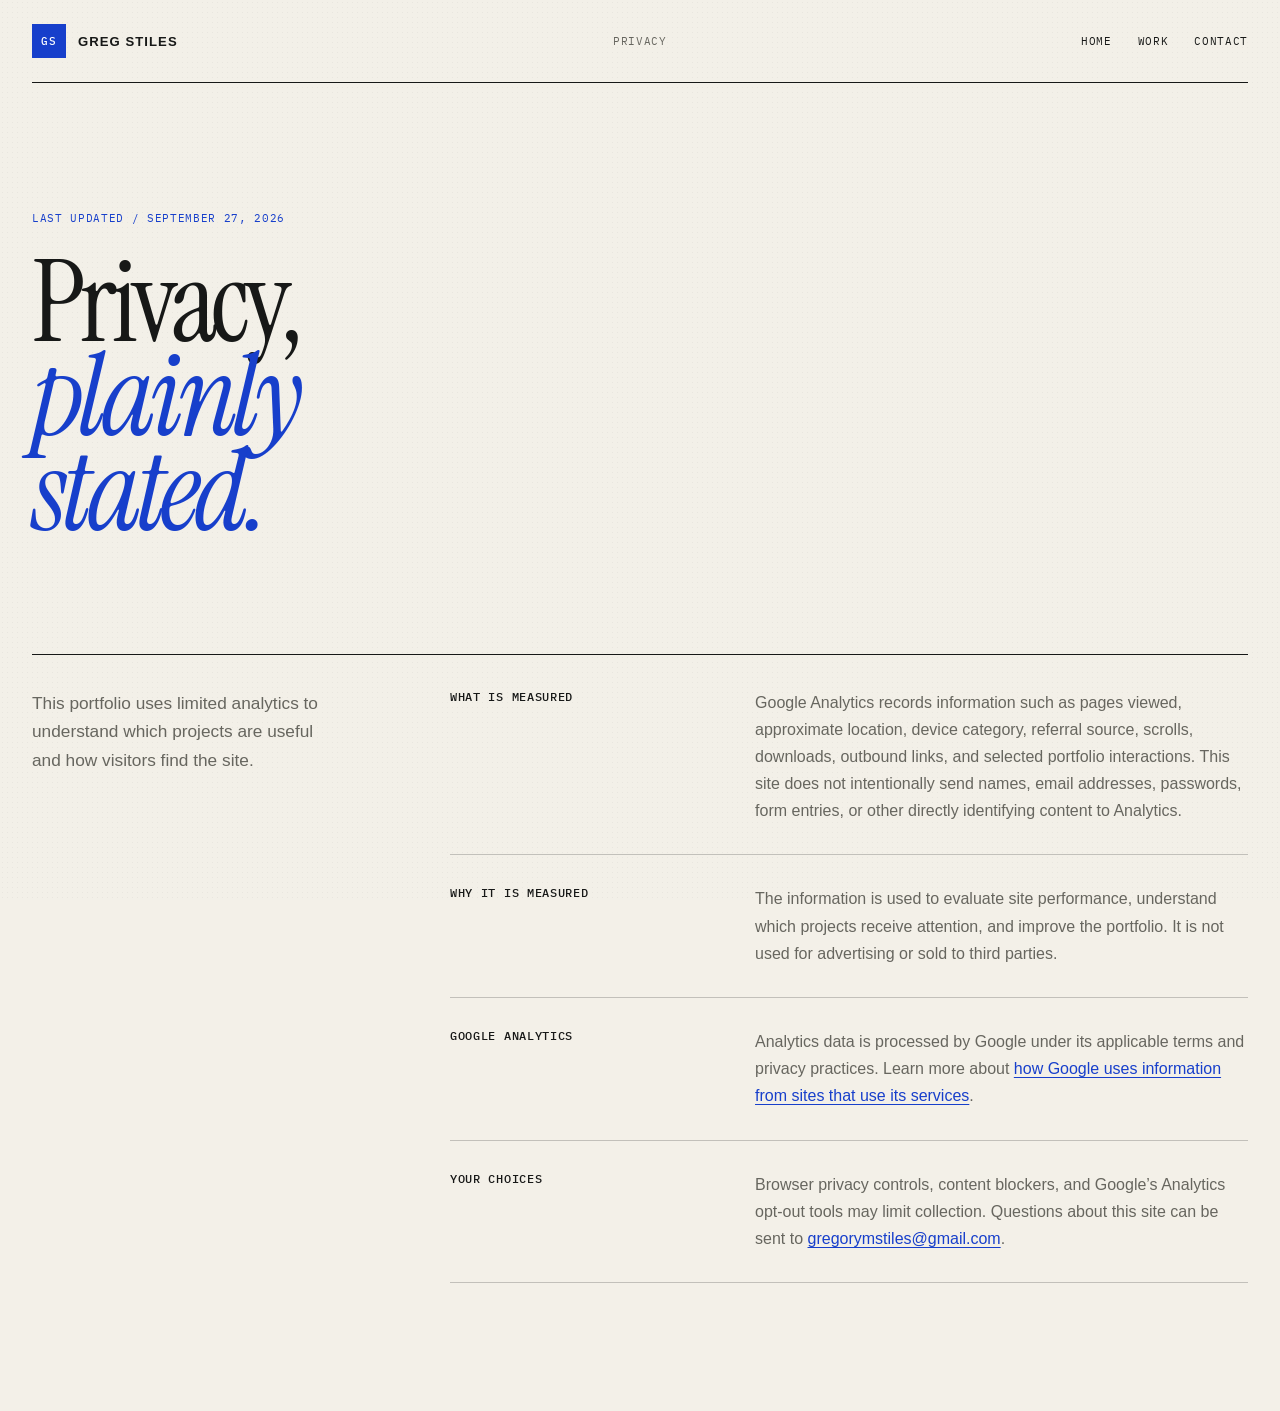
<file: privacy.html>
<!doctype html>
<html lang="en">
  <head>
    <meta charset="utf-8" />
    <meta name="viewport" content="width=device-width, initial-scale=1" />
    <script src="analytics.js" defer></script>
    <title>Privacy | Greg Stiles</title>
    <meta
      name="description"
      content="Privacy information for gregorymstiles.com."
    />
    <link rel="icon" href="favicon.svg" type="image/svg+xml" />
    <link rel="preconnect" href="https://fonts.googleapis.com" />
    <link rel="preconnect" href="https://fonts.gstatic.com" crossorigin />
    <link
      href="https://fonts.googleapis.com/css2?family=Instrument+Serif:ital@0;1&amp;family=IBM+Plex+Mono:wght@400;500&amp;display=swap"
      rel="stylesheet"
    />
    <link rel="stylesheet" href="styles.css?v=4" />
  </head>
  <body>
    <header class="site-header">
      <nav class="nav" aria-label="Main navigation">
        <a class="wordmark" href="/" aria-label="Greg Stiles home">
          <span class="wordmark-mark" aria-hidden="true">GS</span>
          <span>Greg Stiles</span>
        </a>
        <p class="nav-context">Privacy</p>
        <div class="nav-links">
          <a href="/">Home</a>
          <a href="/#projects">Work</a>
          <a href="mailto:gregorymstiles@gmail.com">Contact</a>
        </div>
      </nav>
    </header>

    <main class="privacy-main">
      <p class="overline">Last updated / September 27, 2026</p>
      <h1>Privacy, <em>plainly stated.</em></h1>

      <div class="privacy-grid">
        <aside>
          <p>
            This portfolio uses limited analytics to understand which projects
            are useful and how visitors find the site.
          </p>
        </aside>

        <div class="privacy-copy">
          <section>
            <h2>What is measured</h2>
            <p>
              Google Analytics records information such as pages viewed,
              approximate location, device category, referral source, scrolls,
              downloads, outbound links, and selected portfolio interactions.
              This site does not intentionally send names, email addresses,
              passwords, form entries, or other directly identifying content to
              Analytics.
            </p>
          </section>

          <section>
            <h2>Why it is measured</h2>
            <p>
              The information is used to evaluate site performance, understand
              which projects receive attention, and improve the portfolio. It is
              not used for advertising or sold to third parties.
            </p>
          </section>

          <section>
            <h2>Google Analytics</h2>
            <p>
              Analytics data is processed by Google under its applicable terms
              and privacy practices. Learn more about
              <a href="https://policies.google.com/technologies/partner-sites"
                >how Google uses information from sites that use its services</a
              >.
            </p>
          </section>

          <section>
            <h2>Your choices</h2>
            <p>
              Browser privacy controls, content blockers, and Google&rsquo;s
              Analytics opt-out tools may limit collection. Questions about this
              site can be sent to
              <a href="mailto:gregorymstiles@gmail.com"
                >gregorymstiles@gmail.com</a
              >.
            </p>
          </section>
        </div>
      </div>
    </main>
  </body>
</html>
</file>
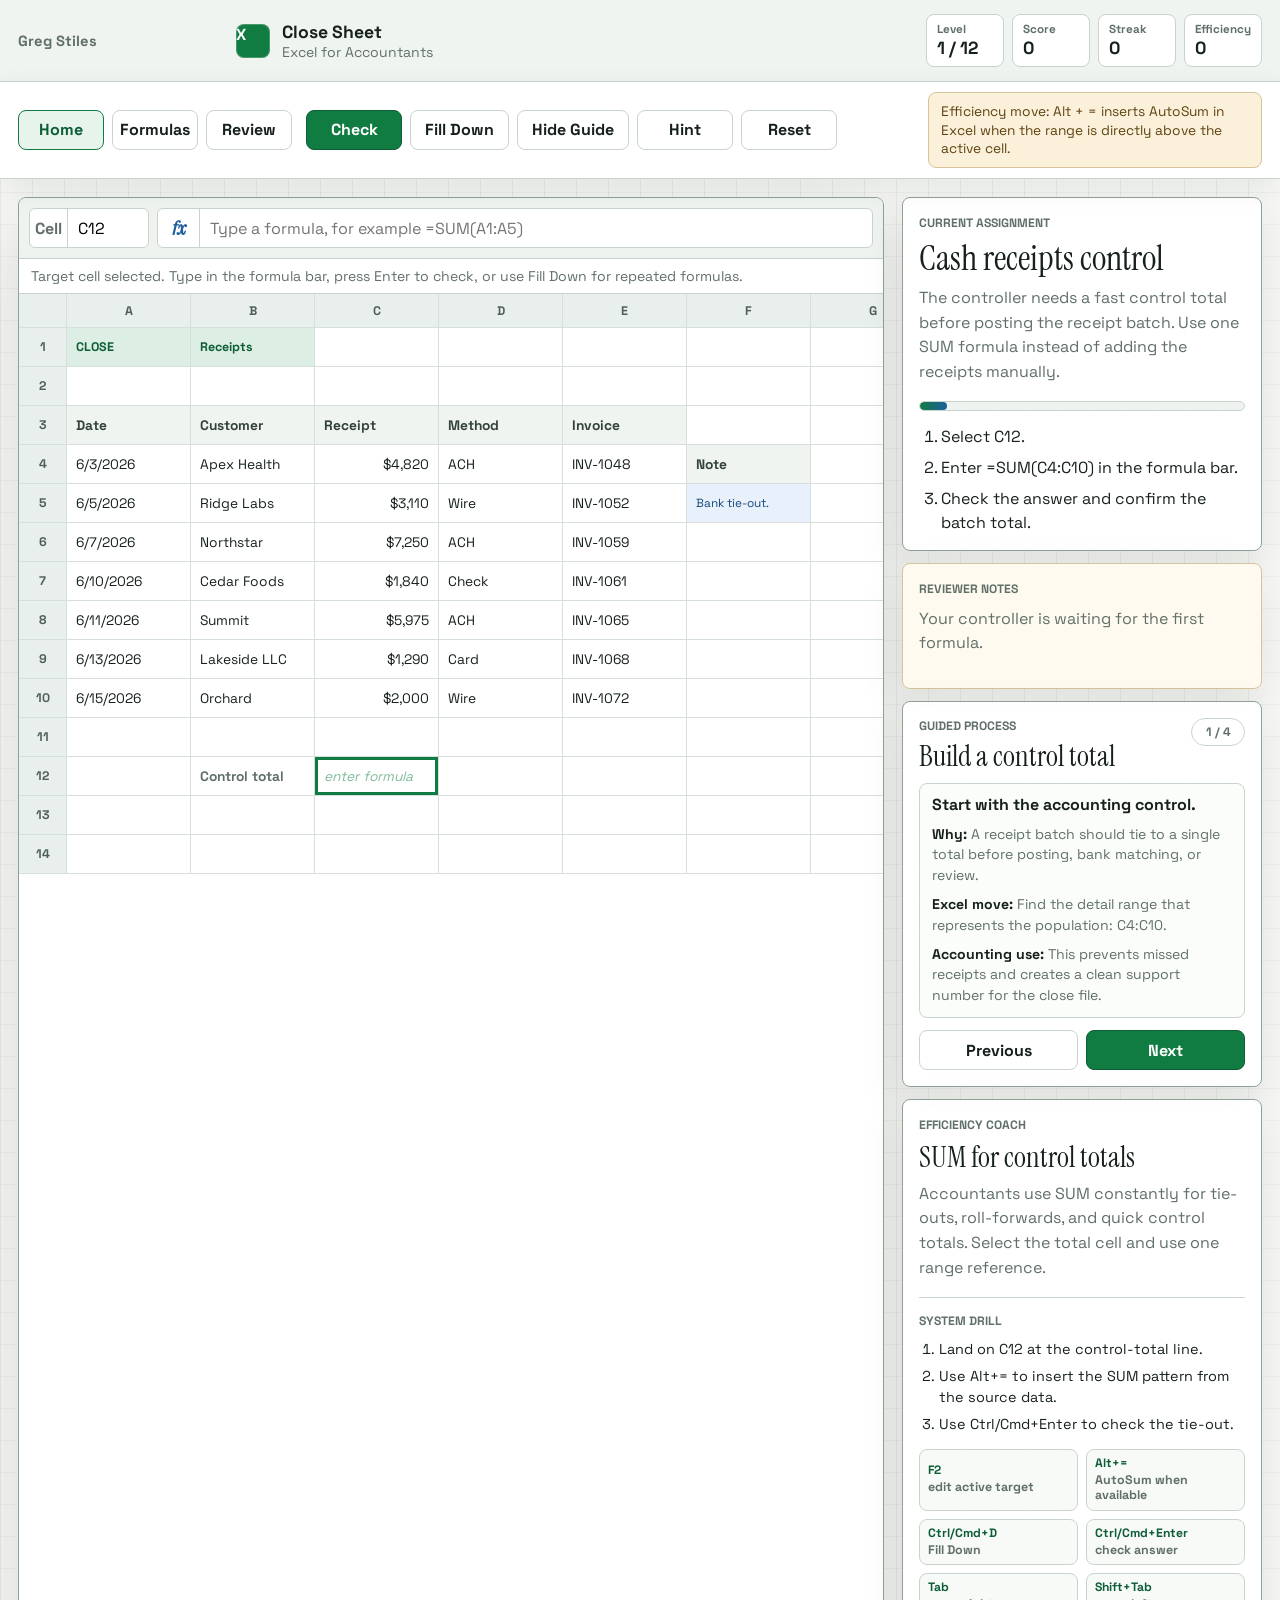
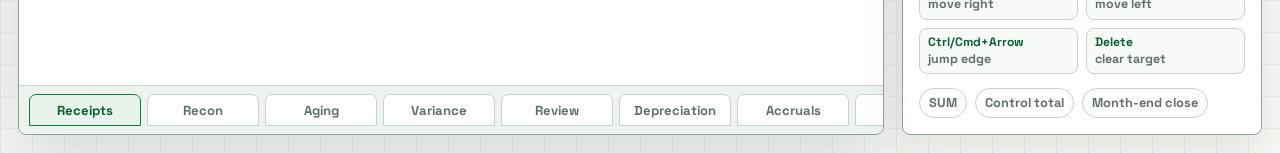
<file: projects/excel-accounting-game/game.html>
<!doctype html>
<html lang="en">
  <head>
    <meta charset="utf-8" />
    <meta name="viewport" content="width=device-width, initial-scale=1" />
    <script src="../../analytics.js" defer></script>
    <title>Close Sheet | Play Excel Accounting Game</title>
    <meta
      name="description"
      content="A spreadsheet-style game that teaches efficient Excel formulas for accounting work."
    />
    <link rel="preconnect" href="https://fonts.googleapis.com" />
    <link rel="preconnect" href="https://fonts.gstatic.com" crossorigin />
    <link
      href="https://fonts.googleapis.com/css2?family=Instrument+Serif:ital@0;1&family=Space+Grotesk:wght@400;500;600;700&display=swap"
      rel="stylesheet"
    />
    <link rel="stylesheet" href="./styles.css" />
  </head>
  <body>
    <div class="workbook-app">
      <header class="topbar">
        <a class="site-link" href="../../">Greg Stiles</a>
        <div class="workbook-title">
          <span class="workbook-mark" aria-hidden="true"></span>
          <div>
            <strong>Close Sheet</strong>
            <span>Excel for Accountants</span>
          </div>
        </div>
        <dl class="scoreboard" aria-label="Game progress">
          <div>
            <dt>Level</dt>
            <dd id="levelMetric">1 / 6</dd>
          </div>
          <div>
            <dt>Score</dt>
            <dd id="scoreMetric">0</dd>
          </div>
          <div>
            <dt>Streak</dt>
            <dd id="streakMetric">0</dd>
          </div>
          <div>
            <dt>Efficiency</dt>
            <dd id="efficiencyMetric">0</dd>
          </div>
        </dl>
      </header>

      <section class="ribbon" aria-label="Workbook controls">
        <div class="ribbon-tabs" role="tablist" aria-label="Ribbon tabs">
          <button class="ribbon-tab active" type="button">Home</button>
          <button class="ribbon-tab" type="button">Formulas</button>
          <button class="ribbon-tab" type="button">Review</button>
        </div>
        <div class="ribbon-tools" aria-label="Game actions">
          <button class="tool-button primary" id="checkButton" type="button">Check</button>
          <button class="tool-button" id="fillDownButton" type="button">Fill Down</button>
          <button class="tool-button" id="guideModeButton" type="button" aria-pressed="true">Guide</button>
          <button class="tool-button" id="hintButton" type="button">Hint</button>
          <button class="tool-button" id="resetButton" type="button">Reset</button>
        </div>
        <p class="shortcut-chip" id="shortcutText">Shortcut focus appears here.</p>
      </section>

      <main class="game-layout">
        <section class="sheet-area" aria-label="Interactive spreadsheet game board">
          <div class="formula-strip">
            <label class="name-box" for="nameBox">
              <span>Cell</span>
              <input id="nameBox" aria-label="Cell reference" />
            </label>
            <label class="formula-box" for="formulaInput">
              <span>fx</span>
              <input
                id="formulaInput"
                type="text"
                spellcheck="false"
                autocomplete="off"
                aria-describedby="formulaHelp"
              />
            </label>
          </div>
          <p class="formula-help" id="formulaHelp">
            Select a green target cell, type the formula in the formula bar, then check your work.
          </p>

          <div class="sheet-scroll" id="sheetScroll" tabindex="0" aria-label="Worksheet grid">
            <table class="sheet-grid" id="sheetGrid" aria-label="Accounting worksheet"></table>
          </div>

          <div class="sheet-tabs" id="sheetTabs" aria-label="Workbook sheets"></div>
        </section>

        <aside class="task-pane" aria-label="Current accounting challenge">
          <section class="mission-panel">
            <p class="pane-label">Current assignment</p>
            <h1 id="missionTitle">Loading...</h1>
            <p id="missionScenario"></p>
            <div class="progress-track" aria-label="Level progress">
              <span id="progressBar"></span>
            </div>
            <ol class="objectives" id="objectivesList"></ol>
          </section>

          <section class="feedback-panel" id="feedbackPanel" aria-live="polite">
            <p class="pane-label">Reviewer notes</p>
            <p id="feedbackText">Your controller is waiting for the first formula.</p>
            <button class="next-button" id="nextButton" type="button" hidden>Next Scenario</button>
          </section>

          <section class="guide-panel" id="guidePanel" aria-label="Guided learning process">
            <div class="guide-header">
              <div>
                <p class="pane-label">Guided process</p>
                <h2 id="guideTitle">Step-by-step</h2>
              </div>
              <span id="guideStepMetric">1 / 4</span>
            </div>
            <div class="guide-steps" id="guideSteps"></div>
            <div class="guide-actions">
              <button class="tool-button" id="previousGuideButton" type="button">Previous</button>
              <button class="tool-button primary" id="nextGuideButton" type="button">Next</button>
            </div>
          </section>

          <section class="coach-panel">
            <p class="pane-label">Efficiency coach</p>
            <h2 id="coachSkill">Formula skill</h2>
            <p id="coachText"></p>
            <div class="system-drill">
              <p class="pane-label">System drill</p>
              <ol id="systemList"></ol>
            </div>
            <div class="shortcut-grid" id="shortcutGrid" aria-label="Excel-style shortcut set"></div>
            <div class="formula-tags" id="formulaTags"></div>
          </section>
        </aside>
      </main>
    </div>

    <dialog class="completion-dialog" id="completionDialog">
      <div class="dialog-card">
        <p class="pane-label">Close package complete</p>
        <h2>Workbook signed off.</h2>
        <p id="completionText"></p>
        <button class="tool-button primary" id="playAgainButton" type="button">Play Again</button>
      </div>
    </dialog>

    <script src="./app.js"></script>
  </body>
</html>
</file>
<file: styles.css>
:root {
  --ink: #171817;
  --paper: #f3f0e8;
  --paper-deep: #e8e3d8;
  --blue: #173fcb;
  --blue-dark: #12329f;
  --muted: #67665f;
  --line: rgba(23, 24, 23, 0.22);
  --line-light: rgba(255, 255, 255, 0.26);
  --serif: "Instrument Serif", Georgia, serif;
  --sans: "Helvetica Neue", Helvetica, Arial, sans-serif;
  --mono: "IBM Plex Mono", "SFMono-Regular", Consolas, monospace;
}

* {
  box-sizing: border-box;
}

html {
  scroll-behavior: smooth;
}

body {
  margin: 0;
  color: var(--ink);
  background: var(--paper);
  font-family: var(--sans);
  text-rendering: optimizeLegibility;
}

body::before {
  position: fixed;
  inset: 0;
  z-index: -1;
  opacity: 0.38;
  background-image: radial-gradient(rgba(23, 24, 23, 0.11) 0.55px, transparent 0.55px);
  background-size: 5px 5px;
  pointer-events: none;
  content: "";
}

::selection {
  background: var(--blue);
  color: #fff;
}

a {
  color: inherit;
}

.skip-link {
  position: fixed;
  top: 12px;
  left: 12px;
  z-index: 20;
  transform: translateY(-160%);
  padding: 10px 14px;
  background: var(--ink);
  color: #fff;
}

.skip-link:focus {
  transform: translateY(0);
}

.site-header,
main,
.footer {
  width: min(1380px, calc(100% - 64px));
  margin-inline: auto;
}

.site-header {
  border-bottom: 1px solid var(--ink);
}

.nav {
  min-height: 82px;
  display: grid;
  grid-template-columns: 1fr auto 1fr;
  gap: 32px;
  align-items: center;
}

.wordmark,
.nav-links a,
.button,
.text-link,
.project-link,
.footer-cta {
  text-decoration: none;
}

.wordmark {
  display: inline-flex;
  width: fit-content;
  align-items: center;
  gap: 12px;
  font-size: 0.82rem;
  font-weight: 700;
  letter-spacing: 0.08em;
  text-transform: uppercase;
}

.wordmark-mark {
  display: grid;
  width: 34px;
  height: 34px;
  place-items: center;
  background: var(--blue);
  color: #fff;
  font-family: var(--mono);
  font-size: 0.68rem;
  font-weight: 500;
}

.nav-context,
.nav-links a,
.overline,
.section-number,
.tag,
.project-index,
.project-meta,
.ledger-header,
.ledger-footer,
.footer-meta {
  font-family: var(--mono);
  font-size: 0.69rem;
  letter-spacing: 0.06em;
  text-transform: uppercase;
}

.nav-context {
  margin: 0;
  color: var(--muted);
}

.nav-links {
  display: flex;
  justify-content: flex-end;
  gap: 26px;
}

.nav-links a {
  position: relative;
  padding-block: 8px;
}

.nav-links a::after {
  position: absolute;
  right: 0;
  bottom: 2px;
  left: 0;
  height: 1px;
  transform: scaleX(0);
  transform-origin: right;
  background: currentColor;
  content: "";
  transition: transform 180ms ease;
}

.nav-links a:hover::after,
.nav-links a:focus-visible::after {
  transform: scaleX(1);
  transform-origin: left;
}

.hero {
  min-height: min(790px, calc(100vh - 82px));
  display: grid;
  grid-template-columns: minmax(0, 1.42fr) minmax(340px, 0.58fr);
  border-bottom: 1px solid var(--ink);
}

.hero-copy {
  display: flex;
  flex-direction: column;
  justify-content: center;
  padding: clamp(72px, 10vw, 150px) clamp(40px, 7vw, 108px) clamp(72px, 8vw, 112px) 0;
}

.overline {
  margin: 0 0 30px;
  color: var(--blue);
}

h1,
h2,
h3,
p {
  margin-top: 0;
}

h1,
h2 {
  margin-bottom: 0;
  font-family: var(--serif);
  font-weight: 400;
  letter-spacing: -0.048em;
}

h1 {
  max-width: 10ch;
  font-size: clamp(5rem, 9.4vw, 9.5rem);
  line-height: 0.82;
}

h1 em,
h2 em {
  color: var(--blue);
  font-weight: 400;
}

.hero-summary {
  max-width: 590px;
  margin: 44px 0 0;
  font-size: clamp(1.1rem, 1.5vw, 1.35rem);
  line-height: 1.5;
  letter-spacing: -0.016em;
}

.hero-actions {
  display: flex;
  flex-wrap: wrap;
  align-items: center;
  gap: 28px;
  margin-top: 42px;
}

.button {
  display: inline-flex;
  min-height: 52px;
  align-items: center;
  justify-content: space-between;
  gap: 34px;
  padding: 0 18px;
  background: var(--ink);
  color: #fff;
  font-size: 0.78rem;
  font-weight: 700;
  transition: background 180ms ease, transform 180ms ease;
}

.button:hover {
  transform: translateY(-2px);
  background: var(--blue);
}

.text-link {
  padding-block: 5px;
  border-bottom: 1px solid currentColor;
  font-size: 0.82rem;
  font-weight: 700;
}

.hero-ledger {
  display: grid;
  grid-template-rows: auto 1fr auto;
  margin: 46px 0 46px 40px;
  background: var(--blue);
  color: #fff;
}

.ledger-header,
.ledger-footer {
  display: flex;
  justify-content: space-between;
  gap: 20px;
  padding: 21px 22px;
}

.ledger-header {
  border-bottom: 1px solid var(--line-light);
}

.ledger-list {
  margin: 0;
  padding: 28px 22px;
  list-style: none;
}

.ledger-list li {
  display: grid;
  grid-template-columns: 42px 1fr;
  gap: 16px;
  align-items: baseline;
  padding: 22px 0;
  border-bottom: 1px solid var(--line-light);
}

.ledger-list li:last-child {
  border-bottom: 0;
}

.ledger-list span {
  font-family: var(--mono);
  font-size: 0.66rem;
}

.ledger-list strong {
  font-family: var(--serif);
  font-size: clamp(1.6rem, 2.3vw, 2.45rem);
  font-weight: 400;
  line-height: 1;
}

.ledger-footer {
  align-items: center;
  border-top: 1px solid var(--line-light);
  line-height: 1.45;
}

.status-dot {
  flex: 0 0 auto;
  width: 8px;
  height: 8px;
  background: #d6ff35;
  border-radius: 50%;
  box-shadow: 0 0 0 5px rgba(214, 255, 53, 0.15);
}

.projects-section {
  padding: clamp(88px, 10vw, 150px) 0 30px;
}

.section-heading {
  display: grid;
  grid-template-columns: minmax(160px, 0.32fr) minmax(0, 1.2fr) minmax(260px, 0.48fr);
  gap: 42px;
  align-items: end;
  margin-bottom: clamp(60px, 8vw, 104px);
}

.section-number {
  margin-bottom: 8px;
  color: var(--blue);
}

h2 {
  max-width: 10ch;
  font-size: clamp(3.8rem, 6.8vw, 7.3rem);
  line-height: 0.88;
}

.section-intro {
  max-width: 390px;
  margin: 0 0 7px;
  color: var(--muted);
  font-size: 1rem;
  line-height: 1.65;
}

.project-list {
  border-top: 1px solid var(--ink);
}

.project-row {
  position: relative;
  display: grid;
  grid-template-columns: 48px minmax(230px, 0.75fr) minmax(320px, 1.25fr) 86px;
  gap: clamp(20px, 3vw, 48px);
  align-items: start;
  padding: 34px 0 38px;
  border-bottom: 1px solid var(--line);
  transition: color 180ms ease;
}

.project-row::before {
  position: absolute;
  inset: 0 calc(50% - 50vw);
  z-index: -1;
  transform: scaleY(0);
  transform-origin: bottom;
  background: var(--ink);
  content: "";
  transition: transform 220ms ease;
}

.project-row:hover {
  color: #fff;
}

.project-row:hover::before {
  transform: scaleY(1);
}

.project-row.featured {
  color: #fff;
}

.project-row.featured::before {
  transform: scaleY(1);
  background: var(--blue);
}

.project-index {
  padding-top: 4px;
}

.tag {
  margin-bottom: 16px;
  color: var(--blue);
}

.project-row:hover .tag,
.project-row.featured .tag {
  color: rgba(255, 255, 255, 0.65);
}

h3 {
  max-width: 15ch;
  margin-bottom: 0;
  font-family: var(--serif);
  font-size: clamp(2rem, 3.1vw, 3.25rem);
  font-weight: 400;
  letter-spacing: -0.035em;
  line-height: 0.98;
}

.project-detail > p {
  max-width: 680px;
  margin-bottom: 0;
  color: var(--muted);
  font-size: 0.95rem;
  line-height: 1.65;
}

.project-row:hover .project-detail > p,
.project-row.featured .project-detail > p {
  color: rgba(255, 255, 255, 0.74);
}

.project-meta {
  display: flex;
  flex-wrap: wrap;
  gap: 9px 18px;
  margin-top: 24px;
  color: var(--muted);
}

.project-meta span:not(:last-child)::after {
  margin-left: 18px;
  color: var(--blue);
  content: "/";
}

.project-row:hover .project-meta,
.project-row.featured .project-meta {
  color: rgba(255, 255, 255, 0.7);
}

.project-row:hover .project-meta span::after,
.project-row.featured .project-meta span::after {
  color: rgba(255, 255, 255, 0.4);
}

.project-link {
  display: inline-flex;
  align-items: center;
  justify-content: space-between;
  gap: 12px;
  padding: 4px 0 10px;
  border-bottom: 1px solid currentColor;
  font-family: var(--mono);
  font-size: 0.72rem;
  font-weight: 500;
  text-transform: uppercase;
}

.project-link span {
  font-size: 1rem;
  transition: transform 180ms ease;
}

.project-link:hover span {
  transform: translate(3px, -3px);
}

.fun-section {
  padding-bottom: clamp(90px, 10vw, 150px);
}

.footer {
  display: grid;
  grid-template-columns: 1fr auto;
  gap: 50px;
  align-items: end;
  padding: clamp(70px, 9vw, 120px) 0 34px;
  border-top: 1px solid var(--ink);
}

.footer .overline {
  margin-bottom: 18px;
}

.footer-cta {
  display: inline-block;
  font-family: var(--serif);
  font-size: clamp(4rem, 8vw, 8rem);
  letter-spacing: -0.05em;
  line-height: 0.85;
}

.footer-cta::after {
  display: block;
  width: 100%;
  height: clamp(3px, 0.45vw, 7px);
  transform: scaleX(0.2);
  transform-origin: left;
  background: var(--blue);
  content: "";
  transition: transform 220ms ease;
}

.footer-cta:hover::after {
  transform: scaleX(1);
}

.footer-meta {
  display: grid;
  gap: 9px;
  justify-items: end;
  color: var(--muted);
}

.footer-meta a {
  text-underline-offset: 3px;
}

.privacy-main {
  min-height: calc(100vh - 82px);
  padding: clamp(80px, 10vw, 150px) 0;
}

.privacy-main > h1 {
  max-width: 8ch;
  font-size: clamp(4.5rem, 9vw, 9rem);
}

.privacy-grid {
  display: grid;
  grid-template-columns: minmax(220px, 0.55fr) minmax(0, 1.45fr);
  gap: clamp(50px, 9vw, 140px);
  margin-top: clamp(70px, 9vw, 120px);
  padding-top: 34px;
  border-top: 1px solid var(--ink);
}

.privacy-grid aside {
  max-width: 380px;
  color: var(--muted);
  font-size: 1.08rem;
  line-height: 1.65;
}

.privacy-copy {
  display: grid;
  gap: 0;
}

.privacy-copy section {
  display: grid;
  grid-template-columns: minmax(170px, 0.55fr) minmax(0, 1fr);
  gap: 34px;
  padding: 30px 0;
  border-bottom: 1px solid var(--line);
}

.privacy-copy section:first-child {
  padding-top: 0;
}

.privacy-copy h2 {
  max-width: none;
  font-family: var(--mono);
  font-size: 0.73rem;
  font-weight: 500;
  letter-spacing: 0.06em;
  line-height: 1.45;
  text-transform: uppercase;
}

.privacy-copy p {
  margin-bottom: 0;
  color: var(--muted);
  line-height: 1.7;
}

.privacy-copy a {
  color: var(--blue);
  text-underline-offset: 3px;
}

:focus-visible {
  outline: 3px solid #d6ff35;
  outline-offset: 4px;
}

@media (prefers-reduced-motion: no-preference) {
  .hero-copy > *,
  .hero-ledger {
    animation: reveal 620ms both;
  }

  .hero-copy > :nth-child(2) {
    animation-delay: 70ms;
  }

  .hero-copy > :nth-child(3) {
    animation-delay: 140ms;
  }

  .hero-copy > :nth-child(4),
  .hero-ledger {
    animation-delay: 210ms;
  }
}

@keyframes reveal {
  from {
    opacity: 0;
    transform: translateY(16px);
  }

  to {
    opacity: 1;
    transform: translateY(0);
  }
}

@media (max-width: 1040px) {
  .site-header,
  main,
  .footer {
    width: min(100% - 40px, 1380px);
  }

  .hero {
    grid-template-columns: 1fr;
    padding-bottom: 42px;
  }

  .hero-copy {
    min-height: 650px;
    padding-right: 0;
  }

  .hero-ledger {
    min-height: 500px;
    margin: 0;
  }

  .section-heading {
    grid-template-columns: 150px minmax(0, 1fr);
  }

  .section-intro {
    grid-column: 2;
    margin-top: 12px;
  }

  .project-row {
    grid-template-columns: 42px minmax(200px, 0.8fr) minmax(280px, 1.2fr);
  }

  .project-link {
    grid-column: 2;
    width: fit-content;
    margin-top: -2px;
  }
}

@media (min-width: 1041px) and (max-height: 800px) {
  .hero-copy {
    padding-top: 54px;
    padding-bottom: 54px;
  }

  .hero-ledger {
    margin-top: 32px;
    margin-bottom: 32px;
  }
}

@media (max-width: 720px) {
  .site-header,
  main,
  .footer {
    width: min(100% - 28px, 1380px);
  }

  .nav {
    min-height: 72px;
    grid-template-columns: 1fr auto;
  }

  .nav-context {
    display: none;
  }

  .nav-links {
    gap: 15px;
  }

  .nav-links a {
    font-size: 0.63rem;
  }

  .wordmark > span:last-child {
    display: none;
  }

  .hero-copy {
    min-height: auto;
    padding: 86px 0 74px;
  }

  h1 {
    font-size: clamp(4.4rem, 20vw, 7rem);
  }

  .hero-summary {
    margin-top: 34px;
  }

  .hero-actions {
    align-items: flex-start;
    flex-direction: column;
    gap: 22px;
  }

  .hero-ledger {
    min-height: 470px;
  }

  .ledger-list strong {
    font-size: 1.9rem;
  }

  .projects-section {
    padding-top: 88px;
  }

  .section-heading {
    grid-template-columns: 1fr;
    gap: 26px;
    margin-bottom: 58px;
  }

  .section-intro {
    grid-column: auto;
    margin-top: 0;
  }

  h2 {
    font-size: clamp(3.7rem, 17vw, 5.5rem);
  }

  .project-row {
    grid-template-columns: 34px minmax(0, 1fr);
    gap: 22px 14px;
    padding: 28px 0 32px;
  }

  .project-title,
  .project-detail,
  .project-link {
    grid-column: 2;
  }

  h3 {
    font-size: clamp(2.25rem, 11vw, 3.4rem);
  }

  .project-detail > p {
    font-size: 0.92rem;
  }

  .project-link {
    margin-top: 4px;
  }

  .footer {
    grid-template-columns: 1fr;
  }

  .footer-meta {
    justify-items: start;
  }

  .privacy-main {
    padding: 84px 0;
  }

  .privacy-grid,
  .privacy-copy section {
    grid-template-columns: 1fr;
  }

  .privacy-grid {
    gap: 50px;
    margin-top: 64px;
  }

  .privacy-copy section {
    gap: 18px;
  }
}

@media (max-width: 420px) {
  .nav-links {
    gap: 10px;
  }

  .nav-links a {
    letter-spacing: 0.02em;
  }

  .ledger-header,
  .ledger-footer,
  .ledger-list {
    padding-inline: 17px;
  }
}
</file>
<file: projects/capitalops/styles.css>
:root {
  --ink: #12201d;
  --ink-soft: #263632;
  --paper: #f3f0e8;
  --paper-deep: #e7e2d7;
  --white: #fffdf8;
  --line: rgba(18, 32, 29, 0.16);
  --line-strong: rgba(18, 32, 29, 0.38);
  --muted: #68736f;
  --green: #0d6755;
  --green-light: #d7e9e3;
  --amber: #c66a2b;
  --amber-light: #f3dfcf;
  --red: #a84437;
  --red-light: #f1d8d4;
  --yellow: #b88a22;
  --yellow-light: #f0e6c7;
  --shadow: 0 28px 80px rgba(18, 32, 29, 0.12);
  --sans: "Manrope", sans-serif;
  --mono: "DM Mono", monospace;
}

* {
  box-sizing: border-box;
}

html {
  scroll-behavior: smooth;
}

body {
  margin: 0;
  color: var(--ink);
  background:
    linear-gradient(rgba(18, 32, 29, 0.035) 1px, transparent 1px),
    linear-gradient(90deg, rgba(18, 32, 29, 0.035) 1px, transparent 1px),
    var(--paper);
  background-size: 40px 40px;
  font-family: var(--sans);
}

button,
input {
  font: inherit;
}

button,
a {
  -webkit-tap-highlight-color: transparent;
}

a {
  color: inherit;
}

button {
  color: inherit;
}

.site-header,
main,
footer {
  width: min(1380px, calc(100% - 40px));
  margin: 0 auto;
}

.site-header {
  position: sticky;
  top: 14px;
  z-index: 20;
  display: flex;
  align-items: center;
  justify-content: space-between;
  gap: 24px;
  margin-top: 14px;
  padding: 10px 12px 10px 16px;
  border: 1px solid var(--line);
  border-radius: 18px;
  background: rgba(243, 240, 232, 0.9);
  backdrop-filter: blur(18px);
}

.brand {
  display: flex;
  align-items: center;
  gap: 12px;
  text-decoration: none;
}

.brand-mark {
  display: grid;
  width: 38px;
  height: 38px;
  place-items: center;
  border-radius: 9px;
  background: var(--ink);
  color: var(--white);
  font-family: var(--mono);
  font-size: 0.8rem;
}

.brand strong,
.brand small {
  display: block;
}

.brand strong {
  font-size: 0.9rem;
}

.brand small {
  margin-top: 1px;
  color: var(--muted);
  font-size: 0.68rem;
}

.header-nav {
  display: flex;
  align-items: center;
  gap: 5px;
}

.header-nav a {
  border-radius: 10px;
  padding: 9px 11px;
  color: var(--muted);
  font-size: 0.76rem;
  font-weight: 700;
  text-decoration: none;
}

.header-nav a:hover,
.header-nav a:focus-visible {
  background: var(--paper-deep);
  color: var(--ink);
}

.header-nav .portfolio-link {
  background: var(--ink);
  color: var(--white);
}

.intro-stage {
  min-height: calc(100svh - 92px);
  display: flex;
  flex-direction: column;
  justify-content: center;
  gap: 20px;
  padding: clamp(24px, 3.5vw, 52px) 0 18px;
}

.intro-media {
  position: relative;
  width: 100%;
  max-height: calc(100svh - 178px);
  aspect-ratio: 16 / 9;
  display: grid;
  place-items: center;
  overflow: hidden;
  border: 1px solid var(--ink);
  border-radius: 24px;
  background: var(--ink) url("og.png") center / cover no-repeat;
  box-shadow: var(--shadow);
}

.intro-video {
  width: 100%;
  height: 100%;
  display: block;
  object-fit: contain;
  background: var(--ink);
}

.intro-scroll {
  align-self: center;
  display: flex;
  align-items: center;
  gap: 10px;
  padding: 6px 10px;
  color: var(--muted);
  font-family: var(--mono);
  font-size: 0.58rem;
  letter-spacing: 0.08em;
  text-decoration: none;
  text-transform: uppercase;
}

.intro-scroll:hover,
.intro-scroll:focus-visible {
  color: var(--green);
}

.intro-scroll i {
  font-style: normal;
  font-size: 0.9rem;
}

.case-purpose {
  display: grid;
  grid-template-columns: minmax(0, 0.95fr) minmax(320px, 0.65fr);
  column-gap: clamp(34px, 7vw, 110px);
  row-gap: clamp(38px, 5vw, 72px);
  padding: clamp(92px, 12vw, 168px) clamp(0px, 4vw, 56px) clamp(78px, 9vw, 128px);
  scroll-margin-top: 112px;
}

.purpose-heading h1 {
  max-width: 800px;
  margin: 22px 0 0;
  font-size: clamp(4.2rem, 8.2vw, 8.8rem);
  line-height: 0.84;
  letter-spacing: -0.075em;
}

.purpose-summary {
  align-self: end;
  padding-bottom: 8px;
}

.intro-lede {
  max-width: 650px;
  margin: 0;
  color: var(--muted);
  font-size: clamp(1rem, 1.45vw, 1.16rem);
  line-height: 1.72;
}

.intro-actions {
  display: flex;
  flex-wrap: wrap;
  gap: 10px;
  margin-top: 34px;
}

.intro-proof {
  grid-column: 1 / -1;
  display: grid;
  grid-template-columns: repeat(3, 1fr);
  margin-top: 0;
  border-top: 1px solid var(--line-strong);
}

.intro-proof div {
  min-height: 160px;
  display: flex;
  flex-direction: column;
  padding: 22px 24px 18px 0;
  border-right: 1px solid var(--line);
}

.intro-proof div + div {
  padding-left: 24px;
}

.intro-proof div:last-child {
  border-right: 0;
}

.intro-proof span {
  color: var(--green);
  font-family: var(--mono);
  font-size: 0.58rem;
}

.intro-proof strong {
  margin-top: auto;
  font-size: 0.8rem;
}

.intro-proof small {
  margin-top: 8px;
  color: var(--muted);
  font-size: 0.63rem;
  line-height: 1.5;
}

.intro-divider {
  display: flex;
  align-items: center;
  gap: 18px;
  border-block: 1px solid var(--line-strong);
  padding: 14px 18px;
  color: var(--muted);
  font-family: var(--mono);
  font-size: 0.58rem;
  letter-spacing: 0.08em;
  text-transform: uppercase;
}

.intro-divider i {
  height: 1px;
  flex: 1;
  background: var(--line);
}

.hero {
  min-height: 760px;
  display: grid;
  grid-template-columns: minmax(0, 1.15fr) minmax(340px, 0.65fr);
  gap: clamp(28px, 5vw, 90px);
  align-items: center;
  padding: 90px clamp(0px, 4vw, 56px) 58px;
}

.eyebrow,
.card-kicker {
  margin: 0;
  color: var(--green);
  font-family: var(--mono);
  font-size: 0.7rem;
  font-weight: 500;
  letter-spacing: 0.11em;
  text-transform: uppercase;
}

.hero h2,
.section-heading h2,
.method-heading h2,
.project-note h2 {
  margin: 0;
  letter-spacing: -0.065em;
}

.hero h2 {
  max-width: 830px;
  margin-top: 22px;
  font-size: clamp(4rem, 7.7vw, 8rem);
  line-height: 0.87;
}

.hero-intro {
  max-width: 680px;
  margin: 30px 0 0;
  color: var(--muted);
  font-size: clamp(1rem, 1.6vw, 1.25rem);
  line-height: 1.7;
}

.hero-actions {
  display: flex;
  flex-wrap: wrap;
  gap: 10px;
  margin-top: 36px;
}

.button {
  min-height: 50px;
  display: inline-flex;
  align-items: center;
  justify-content: center;
  border: 1px solid var(--ink);
  border-radius: 12px;
  padding: 0 18px;
  background: transparent;
  font-size: 0.82rem;
  font-weight: 800;
  text-decoration: none;
  cursor: pointer;
}

.button:hover,
.button:focus-visible {
  transform: translateY(-1px);
}

.button-primary,
.button-dark {
  background: var(--ink);
  color: var(--white);
}

.button-workbook {
  border-color: var(--green);
  background: var(--green);
  color: var(--white);
}

.button-quiet {
  border-color: var(--line-strong);
  background: rgba(255, 253, 248, 0.58);
}

.button-small {
  min-height: 40px;
  border-radius: 9px;
  padding: 0 14px;
  background: var(--green);
  color: var(--white);
  font-size: 0.74rem;
}

.case-brief {
  overflow: hidden;
  border: 1px solid var(--ink);
  border-radius: 24px;
  background: var(--white);
  box-shadow: var(--shadow);
  transform: rotate(1.2deg);
}

.brief-header,
.brief-body,
.brief-facts {
  padding: 22px 24px;
}

.brief-header {
  display: flex;
  justify-content: space-between;
  gap: 20px;
  background: var(--ink);
  color: var(--white);
  font-family: var(--mono);
  font-size: 0.67rem;
  letter-spacing: 0.08em;
  text-transform: uppercase;
}

.brief-header p {
  margin: 0;
}

.brief-body {
  min-height: 350px;
  display: flex;
  flex-direction: column;
  justify-content: flex-end;
  background:
    radial-gradient(circle at 86% 13%, rgba(13, 103, 85, 0.14), transparent 30%),
    var(--white);
}

.brief-company {
  margin: 0 0 auto;
  color: var(--green);
  font-family: var(--mono);
  font-size: 0.72rem;
  text-transform: uppercase;
}

.brief-body h2 {
  max-width: 420px;
  margin: 0;
  font-size: clamp(2.4rem, 4vw, 4.4rem);
  line-height: 0.94;
  letter-spacing: -0.055em;
}

.brief-body > p:last-child {
  margin: 24px 0 0;
  color: var(--muted);
  line-height: 1.65;
}

.brief-facts {
  display: grid;
  grid-template-columns: repeat(3, 1fr);
  gap: 12px;
  margin: 0;
  border-top: 1px solid var(--line);
}

.brief-facts div {
  border-right: 1px solid var(--line);
}

.brief-facts div:last-child {
  border-right: 0;
}

.brief-facts dt {
  color: var(--muted);
  font-size: 0.65rem;
  text-transform: uppercase;
}

.brief-facts dd {
  margin: 5px 0 0;
  font-size: 1.15rem;
  font-weight: 800;
}

.case-principles {
  display: grid;
  grid-template-columns: repeat(4, 1fr);
  border-block: 1px solid var(--line-strong);
}

.case-principles p {
  margin: 0;
  padding: 18px 20px;
  border-right: 1px solid var(--line);
  font-size: 0.75rem;
  font-weight: 700;
}

.case-principles p:last-child {
  border-right: 0;
}

.case-principles span {
  margin-right: 10px;
  color: var(--green);
  font-family: var(--mono);
}

.control-room {
  padding: 110px 0 60px;
}

.section-heading {
  display: flex;
  align-items: end;
  justify-content: space-between;
  gap: 30px;
  margin-bottom: 34px;
}

.section-heading h2 {
  margin-top: 14px;
  font-size: clamp(3rem, 6vw, 6rem);
  line-height: 0.9;
}

.close-status {
  display: flex;
  align-items: center;
  gap: 9px;
  border: 1px solid var(--line);
  border-radius: 999px;
  padding: 10px 14px;
  background: rgba(255, 253, 248, 0.65);
  color: var(--muted);
  font-size: 0.75rem;
  font-weight: 700;
}

.status-dot {
  width: 8px;
  height: 8px;
  border-radius: 50%;
  background: var(--amber);
  box-shadow: 0 0 0 5px rgba(198, 106, 43, 0.14);
}

.close-status.complete .status-dot {
  background: var(--green);
  box-shadow: 0 0 0 5px rgba(13, 103, 85, 0.14);
}

.dashboard-shell {
  overflow: hidden;
  border: 1px solid var(--ink);
  border-radius: 24px;
  background: #e9e7df;
  box-shadow: var(--shadow);
}

.dashboard-topbar {
  min-height: 78px;
  display: flex;
  align-items: center;
  justify-content: space-between;
  gap: 20px;
  padding: 16px 20px;
  background: var(--ink);
  color: var(--white);
}

.period-control span,
.period-control strong {
  display: block;
}

.period-control span {
  margin-bottom: 4px;
  color: rgba(255, 255, 255, 0.55);
  font-family: var(--mono);
  font-size: 0.62rem;
  letter-spacing: 0.08em;
  text-transform: uppercase;
}

.period-control strong {
  font-size: 0.88rem;
}

.topbar-actions {
  display: flex;
  align-items: center;
  gap: 12px;
}

.text-button {
  border: 0;
  background: transparent;
  color: rgba(255, 255, 255, 0.68);
  font-size: 0.72rem;
  font-weight: 700;
  cursor: pointer;
}

.text-button:hover {
  color: var(--white);
}

.dashboard-tabs {
  display: flex;
  gap: 4px;
  padding: 10px 10px 0;
  border-bottom: 1px solid var(--line);
  background: #dcdad2;
}

.tab-button {
  min-height: 46px;
  border: 0;
  border-radius: 10px 10px 0 0;
  padding: 0 17px;
  background: transparent;
  color: var(--muted);
  font-size: 0.73rem;
  font-weight: 800;
  cursor: pointer;
}

.tab-button span {
  display: inline-grid;
  min-width: 22px;
  height: 22px;
  margin-left: 5px;
  place-items: center;
  border-radius: 999px;
  background: rgba(18, 32, 29, 0.1);
  color: var(--ink);
  font-size: 0.65rem;
}

.tab-button.active {
  background: var(--white);
  color: var(--ink);
}

.dashboard-panels {
  background: var(--white);
}

.dashboard-panel {
  padding: clamp(16px, 2.4vw, 30px);
}

.dashboard-panel[hidden] {
  display: none;
}

.metric-grid {
  display: grid;
  grid-template-columns: repeat(4, minmax(0, 1fr));
  gap: 12px;
}

.metric-card {
  min-height: 170px;
  display: flex;
  flex-direction: column;
  border: 1px solid var(--line);
  border-radius: 15px;
  padding: 17px;
  background: #f7f5ef;
}

.metric-card-dark {
  background: var(--ink);
  color: var(--white);
}

.metric-label,
.card-heading {
  display: flex;
  align-items: flex-start;
  justify-content: space-between;
  gap: 12px;
}

.metric-label > span:first-child {
  color: var(--muted);
  font-size: 0.66rem;
  font-weight: 800;
  text-transform: uppercase;
}

.metric-card-dark .metric-label > span:first-child,
.metric-card-dark p {
  color: rgba(255, 255, 255, 0.6);
}

.metric-state {
  border-radius: 999px;
  padding: 5px 7px;
  font-family: var(--mono);
  font-size: 0.55rem;
  text-transform: uppercase;
}

.metric-state.good {
  background: var(--green-light);
  color: var(--green);
}

.metric-state.warning {
  background: var(--amber-light);
  color: var(--amber);
}

.metric-state.neutral {
  background: var(--paper-deep);
  color: var(--muted);
}

.metric-state.inverted {
  background: rgba(255, 255, 255, 0.12);
  color: var(--white);
}

.metric-card > strong {
  margin-top: auto;
  font-size: clamp(2rem, 3vw, 3.2rem);
  letter-spacing: -0.06em;
}

.metric-card > p {
  margin: 7px 0 0;
  color: var(--muted);
  font-size: 0.7rem;
  line-height: 1.5;
}

.overview-grid {
  display: grid;
  grid-template-columns: 1.4fr 0.8fr;
  gap: 12px;
  margin-top: 12px;
}

.dashboard-card {
  border: 1px solid var(--line);
  border-radius: 15px;
  padding: 19px;
  background: #f7f5ef;
}

.card-heading h3,
.workpaper-toolbar h3 {
  margin: 4px 0 0;
  font-size: 1rem;
}

.card-heading > span,
.recon-badge {
  color: var(--muted);
  font-family: var(--mono);
  font-size: 0.62rem;
}

.budget-chart {
  display: grid;
  gap: 17px;
  margin-top: 26px;
}

.budget-row {
  display: grid;
  grid-template-columns: 110px minmax(0, 1fr) 78px;
  gap: 12px;
  align-items: center;
}

.budget-label {
  overflow: hidden;
  font-size: 0.66rem;
  font-weight: 700;
  text-overflow: ellipsis;
  white-space: nowrap;
}

.budget-bars {
  position: relative;
  min-height: 20px;
}

.budget-bar,
.forecast-bar {
  position: absolute;
  left: 0;
  border-radius: 999px;
}

.budget-bar {
  top: 2px;
  height: 16px;
  background: #d9d6cc;
}

.forecast-bar {
  top: 6px;
  height: 8px;
  background: var(--green);
}

.forecast-bar.over {
  background: var(--amber);
}

.budget-value {
  font-family: var(--mono);
  font-size: 0.6rem;
  text-align: right;
}

.chart-legend {
  display: flex;
  flex-wrap: wrap;
  gap: 18px;
  margin-top: 22px;
  color: var(--muted);
  font-size: 0.62rem;
}

.chart-legend span {
  display: flex;
  align-items: center;
  gap: 7px;
}

.chart-legend i {
  width: 18px;
  height: 7px;
  display: inline-block;
  border-radius: 999px;
}

.legend-budget {
  background: #d9d6cc;
}

.legend-forecast {
  background: var(--green);
}

.arrow-button {
  width: 34px;
  height: 34px;
  border: 1px solid var(--line);
  border-radius: 9px;
  background: var(--white);
  cursor: pointer;
}

.risk-ring-wrap {
  display: grid;
  grid-template-columns: 130px 1fr;
  gap: 22px;
  align-items: center;
  margin-top: 29px;
}

.risk-ring {
  --progress: 100%;
  position: relative;
  width: 120px;
  height: 120px;
  display: grid;
  place-items: center;
  border-radius: 50%;
  background: conic-gradient(var(--amber) var(--progress), #dedbd2 0);
}

.risk-ring::before {
  position: absolute;
  inset: 13px;
  border-radius: 50%;
  background: #f7f5ef;
  content: "";
}

.risk-ring span {
  position: relative;
  font-size: 2.35rem;
  font-weight: 800;
  letter-spacing: -0.05em;
}

.risk-breakdown p {
  display: grid;
  grid-template-columns: 8px 20px 1fr;
  gap: 8px;
  align-items: center;
  margin: 10px 0;
  color: var(--muted);
  font-size: 0.65rem;
}

.risk-breakdown strong {
  color: var(--ink);
}

.severity-dot {
  width: 7px;
  height: 7px;
  border-radius: 50%;
}

.severity-dot.high {
  background: var(--red);
}

.severity-dot.medium {
  background: var(--yellow);
}

.severity-dot.low {
  background: var(--green);
}

.recon-rows {
  margin-top: 24px;
}

.recon-rows > div {
  display: flex;
  justify-content: space-between;
  gap: 20px;
  padding: 12px 0;
  border-bottom: 1px solid var(--line);
  font-size: 0.72rem;
}

.recon-rows span {
  color: var(--muted);
}

.recon-rows strong {
  font-family: var(--mono);
}

.recon-rows .recon-total {
  border-bottom: 0;
  color: var(--ink);
  font-size: 0.8rem;
}

.recon-rows .recon-total span {
  color: var(--ink);
  font-weight: 800;
}

.recon-note {
  margin: 18px 0 0;
  color: var(--muted);
  font-size: 0.65rem;
  line-height: 1.55;
}

.workflow-card .card-heading > span {
  color: var(--green);
  font-size: 0.75rem;
  font-weight: 700;
}

.progress-track {
  height: 8px;
  margin-top: 24px;
  overflow: hidden;
  border-radius: 999px;
  background: #dedbd2;
}

.progress-track span {
  width: 38%;
  height: 100%;
  display: block;
  border-radius: inherit;
  background: var(--green);
  transition: width 240ms ease;
}

.workflow-list {
  display: grid;
  gap: 12px;
  margin: 22px 0 0;
  padding: 0;
  list-style: none;
}

.workflow-list li {
  display: grid;
  grid-template-columns: 26px 1fr;
  gap: 10px;
  align-items: center;
  color: var(--muted);
  font-size: 0.67rem;
}

.workflow-list li span {
  display: grid;
  width: 25px;
  height: 25px;
  place-items: center;
  border: 1px solid var(--line);
  border-radius: 50%;
  font-family: var(--mono);
  font-size: 0.58rem;
}

.workflow-list li.complete {
  color: var(--ink);
}

.workflow-list li.complete span {
  border-color: var(--green);
  background: var(--green);
  color: var(--white);
}

.close-count-badge {
  border-radius: 999px;
  padding: 8px 11px;
  background: var(--green-light);
  color: var(--green);
  font-family: var(--mono);
  font-size: 0.6rem;
  text-transform: uppercase;
}

.close-workspace-grid {
  display: grid;
  grid-template-columns: minmax(0, 1.15fr) minmax(320px, 0.85fr);
  gap: 12px;
}

.close-checklist-card,
.reconciliation-summary,
.flux-card {
  border: 1px solid var(--line);
  border-radius: 14px;
  background: #f7f5ef;
}

.close-checklist-card {
  overflow: hidden;
}

.close-card-heading {
  display: grid;
  grid-template-columns: repeat(3, 1fr);
  gap: 12px;
  padding: 15px 17px;
  border-bottom: 1px solid var(--line);
  background: #e8e5dc;
}

.close-card-heading span,
.close-card-heading strong {
  display: block;
}

.close-card-heading span {
  color: var(--muted);
  font-family: var(--mono);
  font-size: 0.52rem;
  letter-spacing: 0.06em;
  text-transform: uppercase;
}

.close-card-heading strong {
  margin-top: 4px;
  font-size: 0.66rem;
}

.close-task-list {
  padding: 7px;
}

.close-task {
  display: grid;
  grid-template-columns: 28px minmax(0, 1fr) auto;
  gap: 11px;
  align-items: start;
  padding: 12px 10px;
  border-bottom: 1px solid var(--line);
}

.close-task:last-child {
  border-bottom: 0;
}

.close-task-check {
  display: grid;
  width: 25px;
  height: 25px;
  place-items: center;
  border: 1px solid var(--line-strong);
  border-radius: 7px;
  color: var(--white);
  font-size: 0.7rem;
  font-weight: 800;
}

.close-task.complete .close-task-check {
  border-color: var(--green);
  background: var(--green);
}

.close-task-copy strong {
  display: block;
  font-size: 0.7rem;
}

.close-task-copy p {
  margin: 5px 0 0;
  color: var(--muted);
  font-size: 0.61rem;
  line-height: 1.45;
}

.close-task-meta {
  text-align: right;
}

.close-task-meta span,
.close-task-meta strong {
  display: block;
  font-family: var(--mono);
  font-size: 0.52rem;
}

.close-task-meta span {
  color: var(--muted);
}

.close-task-meta strong {
  margin-top: 5px;
  color: var(--ink);
}

.reconciliation-stack {
  display: grid;
  gap: 9px;
}

.reconciliation-summary {
  padding: 15px;
}

.reconciliation-title {
  display: flex;
  align-items: flex-start;
  justify-content: space-between;
  gap: 14px;
}

.reconciliation-title h3,
.flux-heading h3 {
  margin: 4px 0 0;
  font-size: 0.88rem;
}

.reconciliation-state {
  border-radius: 999px;
  padding: 6px 8px;
  font-family: var(--mono);
  font-size: 0.51rem;
  text-transform: uppercase;
}

.reconciliation-state.ready {
  background: var(--green-light);
  color: var(--green);
}

.reconciliation-state.review {
  background: var(--amber-light);
  color: var(--amber);
}

.reconciliation-summary dl {
  margin: 13px 0 0;
}

.reconciliation-summary dl div {
  display: flex;
  justify-content: space-between;
  gap: 15px;
  padding: 6px 0;
  color: var(--muted);
  font-size: 0.59rem;
}

.reconciliation-summary dt,
.reconciliation-summary dd {
  margin: 0;
}

.reconciliation-summary dd {
  color: var(--ink);
  font-family: var(--mono);
}

.reconciliation-summary .reconciliation-total {
  margin-top: 3px;
  padding-top: 9px;
  border-top: 1px solid var(--line);
  color: var(--ink);
  font-weight: 800;
}

.reconciliation-link {
  margin-top: 10px;
  border: 0;
  padding: 0;
  background: transparent;
  color: var(--green);
  font-size: 0.59rem;
  font-weight: 800;
  cursor: pointer;
}

.flux-card {
  margin-top: 12px;
  padding: 18px;
}

.flux-heading {
  display: flex;
  align-items: flex-end;
  justify-content: space-between;
  gap: 20px;
  margin-bottom: 16px;
}

.flux-impact {
  text-align: right;
}

.flux-impact span,
.flux-impact strong {
  display: block;
}

.flux-impact span {
  color: var(--muted);
  font-family: var(--mono);
  font-size: 0.52rem;
  text-transform: uppercase;
}

.flux-impact strong {
  margin-top: 4px;
  color: var(--green);
  font-size: 1.15rem;
}

.flux-table th,
.flux-table td {
  white-space: normal;
}

.flux-table th:not(:first-child),
.flux-table td:not(:first-child) {
  text-align: right;
}

.flux-table th:last-child,
.flux-table td:last-child {
  min-width: 240px;
  text-align: left;
}

.flux-table .favorable {
  color: var(--green);
  font-weight: 800;
}

.flux-table .unfavorable {
  color: var(--amber);
  font-weight: 800;
}

.workpaper-toolbar {
  display: flex;
  align-items: end;
  justify-content: space-between;
  gap: 20px;
  margin-bottom: 22px;
}

.filter-group {
  display: flex;
  gap: 5px;
  padding: 4px;
  border: 1px solid var(--line);
  border-radius: 10px;
  background: #f2f0e9;
}

.filter-button {
  min-height: 34px;
  border: 0;
  border-radius: 7px;
  padding: 0 11px;
  background: transparent;
  color: var(--muted);
  font-size: 0.66rem;
  font-weight: 800;
  cursor: pointer;
}

.filter-button.active {
  background: var(--white);
  color: var(--ink);
  box-shadow: 0 3px 10px rgba(18, 32, 29, 0.08);
}

.workpaper-layout {
  display: grid;
  grid-template-columns: minmax(290px, 0.72fr) minmax(0, 1.28fr);
  gap: 12px;
  min-height: 660px;
}

.exception-list {
  display: grid;
  align-content: start;
  gap: 7px;
}

.exception-item {
  width: 100%;
  display: grid;
  grid-template-columns: 36px minmax(0, 1fr) auto;
  gap: 11px;
  align-items: start;
  border: 1px solid var(--line);
  border-radius: 12px;
  padding: 13px;
  background: #f7f5ef;
  text-align: left;
  cursor: pointer;
}

.exception-item:hover,
.exception-item.active {
  border-color: var(--ink);
  background: var(--white);
}

.exception-item.cleared {
  opacity: 0.62;
}

.exception-number {
  display: grid;
  width: 34px;
  height: 34px;
  place-items: center;
  border-radius: 8px;
  background: var(--paper-deep);
  font-family: var(--mono);
  font-size: 0.62rem;
}

.exception-item-copy strong,
.exception-item-copy span {
  display: block;
}

.exception-item-copy strong {
  overflow: hidden;
  font-size: 0.72rem;
  text-overflow: ellipsis;
  white-space: nowrap;
}

.exception-item-copy span {
  margin-top: 5px;
  color: var(--muted);
  font-size: 0.61rem;
}

.severity-badge {
  border-radius: 999px;
  padding: 5px 7px;
  font-family: var(--mono);
  font-size: 0.52rem;
  text-transform: uppercase;
}

.severity-badge.high {
  background: var(--red-light);
  color: var(--red);
}

.severity-badge.medium {
  background: var(--yellow-light);
  color: #78601f;
}

.severity-badge.low {
  background: var(--green-light);
  color: var(--green);
}

.exception-detail {
  border: 1px solid var(--line);
  border-radius: 15px;
  padding: clamp(20px, 3vw, 34px);
  background: var(--white);
}

.detail-topline {
  display: flex;
  align-items: center;
  justify-content: space-between;
  gap: 20px;
}

.detail-id {
  color: var(--muted);
  font-family: var(--mono);
  font-size: 0.64rem;
}

.detail-status {
  border-radius: 999px;
  padding: 7px 9px;
  background: var(--amber-light);
  color: var(--amber);
  font-family: var(--mono);
  font-size: 0.54rem;
  text-transform: uppercase;
}

.detail-status.cleared {
  background: var(--green-light);
  color: var(--green);
}

.exception-detail h3 {
  max-width: 760px;
  margin: 24px 0 0;
  font-size: clamp(1.8rem, 3.4vw, 3.4rem);
  line-height: 0.98;
  letter-spacing: -0.05em;
}

.detail-lede {
  max-width: 760px;
  margin: 18px 0 0;
  color: var(--muted);
  line-height: 1.65;
}

.evidence-grid {
  display: grid;
  grid-template-columns: repeat(3, 1fr);
  gap: 8px;
  margin-top: 25px;
}

.evidence-grid div {
  min-height: 88px;
  border: 1px solid var(--line);
  border-radius: 10px;
  padding: 12px;
  background: #f7f5ef;
}

.evidence-grid span,
.detail-section-label {
  display: block;
  color: var(--muted);
  font-family: var(--mono);
  font-size: 0.56rem;
  letter-spacing: 0.07em;
  text-transform: uppercase;
}

.evidence-grid strong {
  display: block;
  margin-top: 10px;
  font-size: 0.75rem;
  line-height: 1.4;
}

.analysis-block {
  margin-top: 26px;
  padding-top: 22px;
  border-top: 1px solid var(--line);
}

.analysis-block p {
  margin: 10px 0 0;
  color: var(--ink-soft);
  font-size: 0.75rem;
  line-height: 1.7;
}

.entry-preview {
  margin-top: 14px;
  overflow: hidden;
  border: 1px solid var(--line);
  border-radius: 10px;
}

.entry-preview p {
  display: grid;
  grid-template-columns: 1fr auto auto;
  gap: 18px;
  margin: 0;
  padding: 10px 12px;
  border-bottom: 1px solid var(--line);
  background: #f7f5ef;
  font-family: var(--mono);
  font-size: 0.61rem;
}

.entry-preview p:last-child {
  border-bottom: 0;
}

.entry-preview .debit {
  color: var(--green);
}

.entry-preview .credit {
  color: var(--amber);
}

.detail-actions {
  display: flex;
  align-items: center;
  justify-content: space-between;
  gap: 18px;
  margin-top: 28px;
}

.detail-actions p {
  margin: 0;
  color: var(--muted);
  font-size: 0.63rem;
}

.clear-button {
  min-height: 43px;
  border: 0;
  border-radius: 9px;
  padding: 0 15px;
  background: var(--green);
  color: var(--white);
  font-size: 0.7rem;
  font-weight: 800;
  cursor: pointer;
}

.clear-button.cleared {
  background: var(--paper-deep);
  color: var(--ink);
}

.search-control input {
  width: min(320px, 48vw);
  min-height: 42px;
  border: 1px solid var(--line);
  border-radius: 9px;
  padding: 0 13px;
  outline: 0;
  background: #f7f5ef;
  color: var(--ink);
  font-size: 0.72rem;
}

.search-control input:focus {
  border-color: var(--green);
  box-shadow: 0 0 0 3px rgba(13, 103, 85, 0.1);
}

.table-wrap {
  overflow-x: auto;
  border: 1px solid var(--line);
  border-radius: 12px;
}

table {
  width: 100%;
  border-collapse: collapse;
  font-size: 0.68rem;
  white-space: nowrap;
}

th,
td {
  padding: 13px 14px;
  border-bottom: 1px solid var(--line);
  text-align: left;
}

th {
  background: #e8e5dc;
  color: var(--muted);
  font-family: var(--mono);
  font-size: 0.55rem;
  letter-spacing: 0.06em;
  text-transform: uppercase;
}

td {
  background: var(--white);
}

tbody tr:last-child td {
  border-bottom: 0;
}

tbody tr:hover td {
  background: #f7f5ef;
}

.table-status {
  border-radius: 999px;
  padding: 5px 7px;
  background: var(--green-light);
  color: var(--green);
  font-family: var(--mono);
  font-size: 0.53rem;
  text-transform: uppercase;
}

.table-status.review {
  background: var(--amber-light);
  color: var(--amber);
}

.table-note {
  margin: 14px 0 0;
  color: var(--muted);
  font-size: 0.64rem;
}

.entry-summary {
  display: grid;
  grid-template-columns: minmax(0, 1fr) auto;
  gap: 30px;
  align-items: center;
  margin-bottom: 16px;
  border: 1px solid var(--line);
  border-radius: 12px;
  padding: 18px;
  background: #f7f5ef;
}

.entry-summary p {
  max-width: 700px;
  margin: 0;
  color: var(--muted);
  font-size: 0.72rem;
  line-height: 1.6;
}

.entry-summary div {
  text-align: right;
}

.entry-summary span,
.entry-summary strong {
  display: block;
}

.entry-summary span {
  color: var(--muted);
  font-family: var(--mono);
  font-size: 0.55rem;
  text-transform: uppercase;
}

.entry-summary strong {
  margin-top: 5px;
  color: var(--green);
  font-size: 1.35rem;
}

.journal-list {
  display: grid;
  gap: 9px;
}

.journal-card {
  display: grid;
  grid-template-columns: 100px minmax(0, 1fr) 190px;
  gap: 16px;
  border: 1px solid var(--line);
  border-radius: 12px;
  padding: 16px;
}

.journal-ref {
  font-family: var(--mono);
  font-size: 0.62rem;
}

.journal-copy strong,
.journal-copy span {
  display: block;
}

.journal-copy strong {
  font-size: 0.75rem;
}

.journal-copy span {
  margin-top: 4px;
  color: var(--muted);
  font-size: 0.62rem;
}

.journal-amounts {
  display: grid;
  gap: 5px;
  font-family: var(--mono);
  font-size: 0.6rem;
}

.journal-amounts p {
  display: flex;
  justify-content: space-between;
  gap: 10px;
  margin: 0;
}

.journal-amounts span {
  color: var(--muted);
}

.evidence-section {
  padding: 80px 0 60px;
}

.evidence-intro {
  display: grid;
  grid-template-columns: 1.15fr 0.85fr;
  gap: 60px;
  align-items: end;
  margin-bottom: 38px;
}

.evidence-intro h2 {
  max-width: 820px;
  margin: 18px 0 0;
  font-size: clamp(3rem, 6vw, 6.4rem);
  line-height: 0.9;
  letter-spacing: -0.065em;
}

.evidence-intro > p {
  margin: 0;
  color: var(--muted);
  line-height: 1.75;
}

.practice-path {
  display: grid;
  grid-template-columns: 1.18fr 0.91fr 0.91fr;
  gap: 12px;
  margin-bottom: 28px;
}

.practice-step {
  min-height: 420px;
  display: flex;
  flex-direction: column;
  border: 1px solid var(--line-strong);
  border-radius: 20px;
  padding: clamp(24px, 3vw, 36px);
  background: rgba(255, 253, 248, 0.72);
}

.practice-step-featured {
  border-color: var(--green);
  background:
    radial-gradient(circle at 92% 7%, rgba(123, 194, 173, 0.16), transparent 35%),
    var(--white);
  box-shadow: 0 20px 60px rgba(18, 32, 29, 0.08);
}

.practice-step-number {
  align-self: flex-start;
  min-width: 42px;
  border-bottom: 2px solid var(--green);
  padding-bottom: 8px;
  color: var(--green);
  font-family: var(--mono);
  font-size: 0.68rem;
}

.practice-step .card-kicker {
  margin-top: 34px;
}

.practice-step h3 {
  max-width: 430px;
  margin: 14px 0 0;
  font-size: clamp(1.7rem, 3vw, 3rem);
  line-height: 0.98;
  letter-spacing: -0.045em;
}

.practice-step > p:not(.card-kicker) {
  margin: 20px 0 0;
  color: var(--muted);
  font-size: 0.78rem;
  line-height: 1.7;
}

.practice-step ul {
  display: grid;
  gap: 10px;
  margin: auto 0 0;
  padding: 22px 0 0;
  border-top: 1px solid var(--line);
  color: var(--muted);
  font-size: 0.72rem;
  list-style: none;
}

.practice-step li::before {
  margin-right: 10px;
  color: var(--green);
  content: "✓";
}

.practice-step .button {
  align-self: flex-start;
  margin-top: auto;
}

.practice-step small {
  margin-top: 14px;
  color: var(--muted);
  font-family: var(--mono);
  font-size: 0.58rem;
  line-height: 1.5;
}

.workbook-showcase {
  display: grid;
  grid-template-columns: minmax(280px, 0.65fr) minmax(0, 1.35fr);
  overflow: hidden;
  border: 1px solid var(--ink);
  border-radius: 24px;
  background: var(--white);
  box-shadow: var(--shadow);
}

.workbook-cover {
  min-height: 520px;
  display: flex;
  flex-direction: column;
  padding: 34px;
  background:
    radial-gradient(circle at 88% 12%, rgba(123, 194, 173, 0.22), transparent 30%),
    var(--ink);
  color: var(--white);
}

.workbook-app {
  align-self: flex-start;
  border: 1px solid rgba(255, 255, 255, 0.34);
  border-radius: 7px;
  padding: 6px 9px;
  color: #7bc2ad;
  font-family: var(--mono);
  font-size: 0.66rem;
  letter-spacing: 0.1em;
}

.workbook-cover p {
  margin: auto 0 12px;
  color: #7bc2ad;
  font-family: var(--mono);
  font-size: 0.72rem;
  letter-spacing: 0.1em;
  text-transform: uppercase;
}

.workbook-cover h3 {
  margin: 0;
  font-size: clamp(2.7rem, 4.6vw, 5.2rem);
  line-height: 0.88;
  letter-spacing: -0.06em;
}

.workbook-cover small {
  margin-top: 28px;
  color: rgba(255, 255, 255, 0.62);
  font-family: var(--mono);
  font-size: 0.64rem;
}

.workbook-details {
  padding: clamp(34px, 5vw, 76px);
}

.workbook-details > h3 {
  max-width: 700px;
  margin: 20px 0 36px;
  font-size: clamp(2rem, 4vw, 4rem);
  line-height: 0.98;
  letter-spacing: -0.05em;
}

.workbook-details ol {
  display: grid;
  gap: 0;
  margin: 0;
  padding: 0;
  list-style: none;
}

.workbook-details li {
  display: grid;
  grid-template-columns: 42px 1fr;
  gap: 16px;
  padding: 14px 0;
  border-bottom: 1px solid var(--line);
  color: var(--muted);
  font-size: 0.82rem;
}

.workbook-details li span {
  color: var(--green);
  font-family: var(--mono);
  font-size: 0.68rem;
}

.workbook-actions {
  display: flex;
  align-items: center;
  gap: 18px;
  margin-top: 34px;
}

.workbook-actions span {
  color: var(--muted);
  font-family: var(--mono);
  font-size: 0.62rem;
}

.source-library {
  margin-top: 28px;
  border: 1px solid var(--line-strong);
  border-radius: 20px;
  padding: 28px;
  background: rgba(255, 253, 248, 0.65);
}

.source-library-heading {
  display: flex;
  align-items: end;
  justify-content: space-between;
  gap: 24px;
}

.source-library-heading h3 {
  margin: 10px 0 0;
  font-size: 1.55rem;
}

.source-library-heading > span {
  color: var(--muted);
  font-family: var(--mono);
  font-size: 0.64rem;
}

.source-grid {
  display: grid;
  grid-template-columns: repeat(5, 1fr);
  gap: 10px;
  margin-top: 24px;
}

.source-grid a {
  min-height: 180px;
  display: flex;
  flex-direction: column;
  border: 1px solid var(--line);
  border-radius: 14px;
  padding: 18px;
  background: var(--white);
  text-decoration: none;
  transition: border-color 160ms ease, transform 160ms ease;
}

.source-grid a:hover,
.source-grid a:focus-visible {
  border-color: var(--green);
  transform: translateY(-2px);
}

.source-grid span {
  color: var(--green);
  font-family: var(--mono);
  font-size: 0.58rem;
  text-transform: uppercase;
}

.source-grid strong {
  margin-top: auto;
  font-size: 0.85rem;
}

.source-grid small {
  margin-top: 8px;
  color: var(--muted);
  font-size: 0.64rem;
  line-height: 1.5;
}

.method-section {
  padding: 110px 0 60px;
}

.method-heading > p {
  max-width: 500px;
  margin: 0;
  color: var(--muted);
  line-height: 1.65;
}

.method-grid {
  display: grid;
  grid-template-columns: repeat(4, 1fr);
  border-block: 1px solid var(--line-strong);
}

.method-grid article {
  min-height: 340px;
  padding: 24px;
  border-right: 1px solid var(--line);
}

.method-grid article:last-child {
  border-right: 0;
}

.method-grid span {
  color: var(--green);
  font-family: var(--mono);
  font-size: 0.7rem;
}

.method-grid h3 {
  margin: 120px 0 13px;
  font-size: 1.45rem;
}

.method-grid p {
  margin: 0;
  color: var(--muted);
  font-size: 0.76rem;
  line-height: 1.7;
}

.policy-note {
  display: grid;
  grid-template-columns: 0.7fr 1.3fr;
  gap: 40px;
  margin-top: 28px;
  border: 1px solid var(--ink);
  border-radius: 20px;
  padding: clamp(24px, 4vw, 52px);
  background: var(--ink);
  color: var(--white);
}

.policy-note h3 {
  max-width: 360px;
  margin: 18px 0 0;
  font-size: clamp(2.2rem, 4vw, 4rem);
  line-height: 0.95;
  letter-spacing: -0.055em;
}

.policy-note .eyebrow {
  color: #7bc2ad;
}

.policy-note ul {
  display: grid;
  gap: 16px;
  margin: 0;
  padding: 0;
  list-style: none;
  counter-reset: policy;
}

.policy-note li {
  display: grid;
  grid-template-columns: 30px 1fr;
  gap: 14px;
  color: rgba(255, 255, 255, 0.72);
  font-size: 0.78rem;
  line-height: 1.65;
  counter-increment: policy;
}

.policy-note li::before {
  display: grid;
  width: 28px;
  height: 28px;
  place-items: center;
  border: 1px solid rgba(255, 255, 255, 0.24);
  border-radius: 50%;
  color: var(--white);
  font-family: var(--mono);
  font-size: 0.58rem;
  content: counter(policy);
}

.project-note {
  display: grid;
  grid-template-columns: 1fr 0.8fr;
  gap: 50px;
  align-items: end;
  margin: 70px auto;
  padding: 54px 0;
  border-block: 1px solid var(--line-strong);
}

.project-note h2 {
  max-width: 850px;
  margin-top: 18px;
  font-size: clamp(3rem, 6vw, 6rem);
  line-height: 0.9;
}

.project-note > p {
  margin: 0;
  color: var(--muted);
  line-height: 1.75;
}

footer {
  display: flex;
  justify-content: space-between;
  gap: 20px;
  padding: 26px 0 42px;
  color: var(--muted);
  font-size: 0.72rem;
}

footer p {
  margin: 0;
}

.memo-dialog {
  width: min(820px, calc(100% - 28px));
  max-height: calc(100vh - 36px);
  overflow-y: auto;
  border: 1px solid var(--ink);
  border-radius: 20px;
  padding: 0;
  background: var(--white);
  color: var(--ink);
  box-shadow: var(--shadow);
}

.memo-dialog::backdrop {
  background: rgba(18, 32, 29, 0.74);
  backdrop-filter: blur(5px);
}

.memo-header {
  display: flex;
  justify-content: space-between;
  gap: 20px;
  padding: 24px 26px;
  background: var(--ink);
  color: var(--white);
}

.memo-header p {
  margin: 0;
  color: rgba(255, 255, 255, 0.58);
  font-family: var(--mono);
  font-size: 0.62rem;
  text-transform: uppercase;
}

.memo-header h2 {
  margin: 7px 0 0;
  font-size: 1.35rem;
}

.dialog-close {
  width: 38px;
  height: 38px;
  border: 1px solid rgba(255, 255, 255, 0.2);
  border-radius: 9px;
  background: transparent;
  color: var(--white);
  font-size: 1.5rem;
  cursor: pointer;
}

.memo-meta {
  display: grid;
  grid-template-columns: repeat(3, 1fr);
  gap: 12px;
  padding: 18px 26px;
  border-bottom: 1px solid var(--line);
}

.memo-meta p {
  margin: 0;
  font-size: 0.65rem;
}

.memo-meta span {
  display: block;
  margin-bottom: 5px;
  color: var(--muted);
  font-family: var(--mono);
  font-size: 0.54rem;
  text-transform: uppercase;
}

.memo-body {
  padding: 28px 26px;
}

.memo-body h3 {
  margin: 26px 0 8px;
  font-size: 0.86rem;
}

.memo-body h3:first-child {
  margin-top: 0;
}

.memo-body p {
  margin: 0;
  color: var(--ink-soft);
  font-size: 0.76rem;
  line-height: 1.75;
}

.memo-signoff {
  padding: 18px 26px 24px;
  border-top: 1px solid var(--line);
}

.memo-signoff span,
.memo-signoff strong {
  display: block;
}

.memo-signoff span {
  color: var(--muted);
  font-family: var(--mono);
  font-size: 0.54rem;
  text-transform: uppercase;
}

.memo-signoff strong {
  margin-top: 6px;
  font-size: 0.75rem;
}

.sr-only {
  position: absolute;
  width: 1px;
  height: 1px;
  overflow: hidden;
  clip: rect(0, 0, 0, 0);
  white-space: nowrap;
  clip-path: inset(50%);
}

@media (max-width: 1080px) {
  .case-purpose {
    grid-template-columns: 1fr;
  }

  .purpose-summary {
    max-width: 760px;
    align-self: auto;
  }

  .metric-grid {
    grid-template-columns: repeat(2, 1fr);
  }

  .overview-grid {
    grid-template-columns: 1fr;
  }

  .close-workspace-grid {
    grid-template-columns: 1fr;
  }

  .reconciliation-stack {
    grid-template-columns: repeat(2, 1fr);
  }

  .method-grid {
    grid-template-columns: repeat(2, 1fr);
  }

  .source-grid {
    grid-template-columns: repeat(3, 1fr);
  }

  .practice-path {
    grid-template-columns: 1fr 1fr;
  }

  .practice-step-featured {
    grid-column: 1 / -1;
  }

  .method-grid article:nth-child(2) {
    border-right: 0;
  }

  .method-grid article:nth-child(-n + 2) {
    border-bottom: 1px solid var(--line);
  }
}

@media (max-width: 820px) {
  .site-header,
  main,
  footer {
    width: min(100% - 20px, 1380px);
  }

  .site-header {
    position: static;
  }

  .header-nav a:not(.portfolio-link) {
    display: none;
  }

  .hero {
    min-height: auto;
    grid-template-columns: 1fr;
    padding: 70px 10px;
  }

  .intro-stage {
    min-height: calc(100svh - 78px);
    padding: 28px 0 16px;
  }

  .case-purpose {
    padding: 90px 10px 78px;
  }

  .purpose-heading h1 {
    font-size: clamp(4rem, 17vw, 6.4rem);
  }

  .intro-media {
    max-height: calc(100svh - 152px);
    border-radius: 18px;
  }

  .hero h2 {
    font-size: clamp(3.7rem, 15vw, 6.5rem);
  }

  .case-brief {
    transform: none;
  }

  .case-principles {
    grid-template-columns: repeat(2, 1fr);
  }

  .case-principles p:nth-child(2) {
    border-right: 0;
  }

  .case-principles p:nth-child(-n + 2) {
    border-bottom: 1px solid var(--line);
  }

  .section-heading,
  .method-heading,
  .evidence-intro,
  .project-note,
  .policy-note {
    grid-template-columns: 1fr;
  }

  .workbook-showcase {
    grid-template-columns: 1fr;
  }

  .practice-path {
    grid-template-columns: 1fr;
  }

  .practice-step-featured {
    grid-column: auto;
  }

  .practice-step {
    min-height: 360px;
  }

  .workbook-cover {
    min-height: 390px;
  }

  .source-grid {
    grid-template-columns: repeat(2, 1fr);
  }

  .section-heading {
    align-items: flex-start;
    flex-direction: column;
  }

  .dashboard-tabs {
    overflow-x: auto;
  }

  .tab-button {
    flex: 0 0 auto;
  }

  .workpaper-layout {
    grid-template-columns: 1fr;
  }

  .exception-list {
    grid-template-columns: repeat(2, 1fr);
  }

  .reconciliation-stack {
    grid-template-columns: 1fr;
  }

  .method-grid article {
    min-height: 280px;
  }

  .method-grid h3 {
    margin-top: 80px;
  }

  .project-note {
    display: grid;
    gap: 30px;
  }
}

@media (max-width: 620px) {
  .brand small {
    display: none;
  }

  .hero {
    padding-top: 54px;
  }

  .hero h2 {
    font-size: clamp(3.2rem, 18vw, 5rem);
  }

  .hero-actions,
  .hero-actions .button,
  .intro-actions,
  .intro-actions .button {
    width: 100%;
  }

  .intro-proof {
    grid-template-columns: 1fr;
  }

  .intro-proof div,
  .intro-proof div + div {
    min-height: 104px;
    padding: 16px 0;
    border-right: 0;
    border-bottom: 1px solid var(--line);
  }

  .intro-proof div:last-child {
    border-bottom: 0;
  }

  .intro-media {
    max-height: none;
    border-radius: 14px;
  }

  .workbook-actions,
  .source-library-heading {
    align-items: stretch;
    flex-direction: column;
  }

  .workbook-actions {
    display: flex;
  }

  .source-grid {
    grid-template-columns: 1fr;
  }

  .brief-body {
    min-height: 320px;
  }

  .case-principles,
  .metric-grid,
  .method-grid {
    grid-template-columns: 1fr;
  }

  .case-principles p {
    border-right: 0;
    border-bottom: 1px solid var(--line);
  }

  .case-principles p:last-child {
    border-bottom: 0;
  }

  .dashboard-topbar,
  .workpaper-toolbar,
  .detail-actions,
  .entry-summary,
  footer {
    align-items: stretch;
    flex-direction: column;
  }

  .dashboard-topbar,
  .workpaper-toolbar,
  .detail-actions,
  footer {
    display: flex;
  }

  .topbar-actions {
    justify-content: space-between;
  }

  .dashboard-panel {
    padding: 10px;
  }

  .metric-card {
    min-height: 150px;
  }

  .risk-ring-wrap {
    grid-template-columns: 110px 1fr;
  }

  .risk-ring {
    width: 100px;
    height: 100px;
  }

  .budget-row {
    grid-template-columns: 88px minmax(0, 1fr) 66px;
    gap: 8px;
  }

  .exception-list {
    grid-template-columns: 1fr;
  }

  .evidence-grid {
    grid-template-columns: 1fr;
  }

  .entry-preview p {
    grid-template-columns: 1fr auto;
  }

  .entry-preview p span:last-child {
    display: none;
  }

  .search-control input {
    width: 100%;
  }

  .journal-card {
    grid-template-columns: 1fr;
  }

  .entry-summary {
    display: grid;
    gap: 18px;
  }

  .close-card-heading {
    grid-template-columns: 1fr;
  }

  .close-task {
    grid-template-columns: 28px minmax(0, 1fr);
  }

  .close-task-meta {
    display: none;
  }

  .flux-heading {
    align-items: flex-start;
    flex-direction: column;
  }

  .flux-impact {
    text-align: left;
  }

  .entry-summary div {
    text-align: left;
  }

  .method-grid article {
    min-height: 240px;
    border-right: 0;
    border-bottom: 1px solid var(--line);
  }

  .method-grid article:last-child {
    border-bottom: 0;
  }

  .method-grid h3 {
    margin-top: 60px;
  }

  .policy-note {
    gap: 32px;
  }

  .memo-meta {
    grid-template-columns: 1fr;
  }
}

@media (prefers-reduced-motion: no-preference) {
  .hero-copy,
  .case-brief,
  .metric-card,
  .dashboard-card {
    animation: enter 600ms ease both;
  }

  .case-brief {
    animation-delay: 80ms;
  }

  .metric-card:nth-child(2) {
    animation-delay: 80ms;
  }

  .metric-card:nth-child(3) {
    animation-delay: 140ms;
  }

  .metric-card:nth-child(4) {
    animation-delay: 200ms;
  }
}

@media (prefers-reduced-motion: reduce) {
  .intro-video {
    display: none;
  }
}

@keyframes enter {
  from {
    opacity: 0;
    translate: 0 12px;
  }

  to {
    opacity: 1;
    translate: 0 0;
  }
}
</file>
<file: projects/excel-accounting-game/styles.css>
:root {
  --ink: #17211c;
  --muted: #607068;
  --line: #c9d3ce;
  --line-dark: #8da099;
  --sheet-line: #d7dfdc;
  --paper: #f7f8f5;
  --panel: #ffffff;
  --excel: #107c41;
  --excel-dark: #0d5d35;
  --blue: #1f5f9c;
  --amber: #b7791f;
  --red: #b42318;
  --green-soft: #e7f4ec;
  --blue-soft: #e7f0fb;
  --amber-soft: #fbf0da;
  --red-soft: #fde8e5;
  --shadow: 0 24px 70px rgba(26, 38, 33, 0.14);
  --sans: "Space Grotesk", Arial, sans-serif;
  --serif: "Instrument Serif", Georgia, serif;
}

* {
  box-sizing: border-box;
}

html {
  min-height: 100%;
}

body {
  min-height: 100vh;
  margin: 0;
  color: var(--ink);
  background:
    linear-gradient(90deg, rgba(23, 33, 28, 0.055) 1px, transparent 1px),
    linear-gradient(rgba(23, 33, 28, 0.04) 1px, transparent 1px),
    var(--paper);
  background-size: 32px 32px, 32px 32px, auto;
  font-family: var(--sans);
  letter-spacing: 0;
}

button,
input {
  font: inherit;
  letter-spacing: 0;
}

button {
  cursor: pointer;
}

a {
  color: inherit;
}

.overview-body {
  background:
    linear-gradient(90deg, rgba(23, 33, 28, 0.055) 1px, transparent 1px),
    linear-gradient(rgba(23, 33, 28, 0.04) 1px, transparent 1px),
    #f4f6f2;
  background-size: 32px 32px, 32px 32px, auto;
}

.overview-topbar,
.project-overview {
  width: min(1180px, calc(100% - 36px));
  margin: 0 auto;
}

.overview-topbar {
  display: flex;
  align-items: center;
  justify-content: space-between;
  gap: 16px;
  padding: 18px 0;
}

.overview-play-link,
.launch-button,
.secondary-link {
  text-decoration: none;
}

.overview-play-link,
.launch-button {
  display: inline-flex;
  min-height: 44px;
  align-items: center;
  justify-content: center;
  border-radius: 8px;
  font-weight: 900;
}

.overview-play-link {
  border: 1px solid var(--line);
  padding: 0 14px;
  background: #ffffff;
  color: var(--excel-dark);
}

.project-overview {
  display: grid;
  gap: 28px;
  padding: 18px 0 56px;
}

.overview-hero {
  display: grid;
  grid-template-columns: minmax(0, 0.82fr) minmax(420px, 1fr);
  gap: 24px;
  align-items: center;
  min-height: calc(100vh - 112px);
}

.overview-copy {
  display: grid;
  gap: 18px;
  align-content: center;
}

.overview-copy h1,
.overview-section h2,
.overview-section-heading h2,
.overview-cta h2 {
  margin: 0;
  font-family: var(--serif);
  font-weight: 400;
  line-height: 0.94;
}

.overview-copy h1 {
  font-size: clamp(4.8rem, 12vw, 10rem);
}

.overview-copy p {
  max-width: 620px;
  margin: 0;
  color: var(--muted);
  font-size: 1.08rem;
  line-height: 1.65;
}

.overview-actions {
  display: flex;
  flex-wrap: wrap;
  gap: 10px;
}

.launch-button {
  min-width: 158px;
  border: 1px solid var(--excel-dark);
  padding: 0 18px;
  background: var(--excel);
  color: #ffffff;
}

.secondary-link {
  display: inline-flex;
  min-height: 44px;
  align-items: center;
  border: 1px solid var(--line);
  border-radius: 8px;
  padding: 0 16px;
  background: #ffffff;
  color: var(--muted);
  font-weight: 900;
}

.overview-sheet {
  border: 1px solid var(--line-dark);
  border-radius: 8px;
  background: #ffffff;
  box-shadow: var(--shadow);
  overflow: hidden;
}

.preview-ribbon {
  display: grid;
  grid-template-columns: 46px minmax(0, 1fr);
  min-height: 46px;
  border-bottom: 1px solid var(--line);
  background: #eef3f0;
}

.preview-ribbon span,
.preview-ribbon strong {
  display: grid;
  align-items: center;
}

.preview-ribbon span {
  place-items: center;
  border-right: 1px solid var(--line);
  color: var(--blue);
  font-family: var(--serif);
  font-size: 1.2rem;
  font-style: italic;
}

.preview-ribbon strong {
  padding: 0 12px;
  color: var(--ink);
  font-size: 0.95rem;
}

.preview-grid {
  display: grid;
  grid-template-columns: 44px repeat(4, minmax(0, 1fr));
  overflow: hidden;
}

.preview-grid > * {
  min-height: 46px;
  border-right: 1px solid var(--sheet-line);
  border-bottom: 1px solid var(--sheet-line);
  padding: 12px 10px;
  overflow: hidden;
  text-overflow: ellipsis;
  white-space: nowrap;
}

.preview-grid b {
  background: #e9efec;
  color: #4f5f58;
  font-size: 0.78rem;
  text-align: center;
}

.preview-grid strong {
  background: #ddeee5;
  color: var(--excel-dark);
}

.preview-grid em {
  background: var(--green-soft);
  color: var(--excel-dark);
  font-style: normal;
  font-weight: 900;
  box-shadow: inset 0 0 0 3px var(--excel);
}

.overview-section {
  display: grid;
  grid-template-columns: minmax(0, 0.75fr) minmax(320px, 0.85fr);
  gap: 24px;
  align-items: start;
  padding: 34px 0;
  border-top: 1px solid var(--line);
}

.overview-section h2,
.overview-section-heading h2,
.overview-cta h2 {
  font-size: clamp(2.4rem, 5vw, 4.8rem);
}

.overview-section > p,
.overview-steps {
  margin: 0;
  color: var(--muted);
  font-size: 1rem;
  line-height: 1.7;
}

.overview-band {
  display: grid;
  gap: 20px;
  padding: 34px 0;
  border-top: 1px solid var(--line);
}

.overview-grid {
  display: grid;
  grid-template-columns: repeat(4, minmax(0, 1fr));
  gap: 12px;
}

.overview-grid article {
  display: grid;
  gap: 10px;
  align-content: start;
  border: 1px solid var(--line-dark);
  border-radius: 8px;
  padding: 16px;
  background: rgba(255, 255, 255, 0.88);
}

.overview-grid span {
  display: inline-grid;
  width: 34px;
  height: 34px;
  place-items: center;
  border: 1px solid var(--line);
  border-radius: 50%;
  color: var(--excel-dark);
  font-size: 0.8rem;
  font-weight: 900;
}

.overview-grid h3 {
  margin: 0;
  font-size: 1.08rem;
}

.overview-grid p {
  margin: 0;
  color: var(--muted);
  font-size: 0.92rem;
  line-height: 1.5;
}

.overview-steps {
  display: grid;
  gap: 8px;
  padding-left: 22px;
}

.overview-cta {
  display: flex;
  align-items: center;
  justify-content: space-between;
  gap: 18px;
  padding: 28px 0 0;
  border-top: 1px solid var(--line);
}

.workbook-app {
  display: grid;
  min-height: 100vh;
  grid-template-rows: auto auto minmax(0, 1fr);
}

.topbar {
  display: grid;
  grid-template-columns: minmax(130px, 0.3fr) minmax(240px, 1fr) auto;
  gap: 16px;
  align-items: center;
  padding: 14px 18px;
  border-bottom: 1px solid var(--line);
  background: #f0f4f1;
}

.site-link {
  color: var(--muted);
  font-size: 0.92rem;
  font-weight: 700;
  text-decoration: none;
}

.site-link:hover {
  color: var(--excel-dark);
}

.workbook-title {
  display: flex;
  align-items: center;
  gap: 12px;
  min-width: 0;
}

.workbook-mark {
  display: inline-grid;
  width: 34px;
  height: 34px;
  flex: 0 0 auto;
  place-items: center;
  border-radius: 8px;
  background: var(--excel);
  box-shadow: inset 0 0 0 1px rgba(255, 255, 255, 0.22);
}

.workbook-mark::before {
  color: #ffffff;
  font-size: 1rem;
  font-weight: 800;
  content: "X";
}

.workbook-title strong,
.workbook-title span {
  display: block;
}

.workbook-title strong {
  font-size: 1.1rem;
}

.workbook-title span {
  color: var(--muted);
  font-size: 0.88rem;
}

.scoreboard {
  display: grid;
  grid-template-columns: repeat(4, minmax(76px, 1fr));
  gap: 8px;
  margin: 0;
}

.scoreboard div {
  min-height: 48px;
  padding: 7px 10px;
  border: 1px solid var(--line);
  border-radius: 8px;
  background: var(--panel);
}

.scoreboard dt {
  margin: 0;
  color: var(--muted);
  font-size: 0.73rem;
  font-weight: 700;
}

.scoreboard dd {
  margin: 1px 0 0;
  font-size: 1.1rem;
  font-weight: 800;
}

.ribbon {
  display: grid;
  grid-template-columns: auto minmax(360px, 1fr) minmax(220px, 0.55fr);
  gap: 14px;
  align-items: center;
  min-height: 76px;
  padding: 10px 18px;
  border-bottom: 1px solid var(--line);
  background: var(--panel);
  box-shadow: 0 8px 28px rgba(26, 38, 33, 0.08);
  z-index: 2;
}

.ribbon-tabs,
.ribbon-tools {
  display: flex;
  align-items: center;
  gap: 8px;
  min-width: 0;
}

.ribbon-tab,
.tool-button,
.next-button {
  min-height: 40px;
  border: 1px solid var(--line);
  border-radius: 8px;
  background: #ffffff;
  color: var(--ink);
  font-weight: 800;
}

.ribbon-tab {
  width: 86px;
}

.ribbon-tab.active {
  border-color: var(--excel);
  background: var(--green-soft);
  color: var(--excel-dark);
}

.tool-button {
  min-width: 96px;
  padding: 0 14px;
}

.tool-button.primary,
.next-button {
  border-color: var(--excel-dark);
  background: var(--excel);
  color: #ffffff;
}

.tool-button:hover,
.next-button:hover {
  border-color: var(--excel-dark);
}

.shortcut-chip {
  min-height: 42px;
  margin: 0;
  padding: 9px 12px;
  border: 1px solid #d7c399;
  border-radius: 8px;
  background: var(--amber-soft);
  color: #5f4211;
  font-size: 0.86rem;
  line-height: 1.35;
}

.game-layout {
  display: grid;
  grid-template-columns: minmax(0, 1fr) minmax(300px, 360px);
  gap: 18px;
  min-height: 0;
  padding: 18px;
}

.sheet-area {
  display: grid;
  grid-template-rows: auto auto minmax(0, 1fr) auto;
  min-width: 0;
  min-height: 0;
  border: 1px solid var(--line-dark);
  border-radius: 8px;
  background: var(--panel);
  box-shadow: var(--shadow);
  contain: layout paint;
  overflow: hidden;
}

.formula-strip {
  display: grid;
  grid-template-columns: 120px minmax(0, 1fr);
  gap: 8px;
  align-items: center;
  padding: 10px;
  border-bottom: 1px solid var(--line);
  background: #eef3f0;
}

.name-box,
.formula-box {
  display: grid;
  align-items: center;
  min-width: 0;
  border: 1px solid var(--line);
  border-radius: 6px;
  background: #ffffff;
}

.name-box {
  grid-template-columns: 38px minmax(0, 1fr);
}

.formula-box {
  grid-template-columns: 42px minmax(0, 1fr);
}

.name-box span,
.formula-box span {
  display: grid;
  min-height: 38px;
  place-items: center;
  border-right: 1px solid var(--line);
  color: var(--muted);
  font-weight: 800;
}

.formula-box span {
  color: var(--blue);
  font-family: var(--serif);
  font-size: 1.28rem;
  font-style: italic;
}

.name-box input,
.formula-box input {
  width: 100%;
  min-height: 38px;
  border: 0;
  border-radius: 6px;
  padding: 0 10px;
  outline: none;
  background: transparent;
}

.formula-box input:focus {
  box-shadow: inset 0 0 0 2px var(--excel);
}

.formula-help {
  min-height: 34px;
  margin: 0;
  padding: 8px 12px;
  border-bottom: 1px solid var(--line);
  color: var(--muted);
  font-size: 0.88rem;
}

.sheet-scroll {
  min-height: 420px;
  contain: content;
  overflow: auto;
  outline: none;
  background: #ffffff;
}

.sheet-scroll:focus {
  box-shadow: inset 0 0 0 2px rgba(16, 124, 65, 0.28);
}

.sheet-grid {
  width: 100%;
  min-width: 1040px;
  border-collapse: separate;
  border-spacing: 0;
  table-layout: fixed;
}

.sheet-grid th,
.sheet-grid td {
  height: 38px;
  border-right: 1px solid var(--sheet-line);
  border-bottom: 1px solid var(--sheet-line);
  padding: 0;
  vertical-align: middle;
}

.sheet-grid thead th {
  position: sticky;
  top: 0;
  z-index: 1;
  height: 34px;
  background: #e9efec;
  color: #4f5f58;
  font-size: 0.78rem;
  font-weight: 800;
  text-align: center;
}

.corner-cell,
.row-heading {
  width: 48px;
  background: #e9efec;
  color: #4f5f58;
  font-size: 0.78rem;
  font-weight: 800;
  text-align: center;
}

.row-heading {
  position: sticky;
  left: 0;
  z-index: 1;
}

.corner-cell {
  position: sticky;
  left: 0;
  z-index: 2;
}

.cell-button {
  display: block;
  width: 100%;
  height: 38px;
  border: 0;
  border-radius: 0;
  padding: 0 9px;
  overflow: hidden;
  background: #ffffff;
  color: var(--ink);
  font-size: 0.86rem;
  line-height: 38px;
  text-align: left;
  text-overflow: ellipsis;
  white-space: nowrap;
}

.cell-button:hover {
  background: #f4f8f6;
}

.cell-button.title {
  background: #ddeee5;
  color: var(--excel-dark);
  font-size: 0.78rem;
  font-weight: 900;
}

.cell-button.header {
  background: #f0f4f1;
  color: #33423b;
  font-weight: 900;
}

.cell-button.label {
  color: var(--muted);
  font-weight: 800;
}

.cell-button.number,
.cell-button.currency {
  text-align: right;
}

.cell-button.note {
  background: var(--blue-soft);
  color: #164a7d;
  font-size: 0.74rem;
}

.cell-button.target {
  background: #ecf8f1;
  box-shadow: inset 0 0 0 2px rgba(16, 124, 65, 0.28);
}

.cell-button.active {
  background: #ffffff;
  box-shadow: inset 0 0 0 3px var(--excel);
}

.cell-button.correct {
  background: var(--green-soft);
  color: var(--excel-dark);
  font-weight: 900;
}

.cell-button.wrong {
  background: var(--red-soft);
  color: var(--red);
  font-weight: 900;
}

.cell-button.empty-target {
  color: rgba(16, 124, 65, 0.52);
  font-style: italic;
}

.sheet-tabs {
  display: flex;
  gap: 6px;
  min-height: 48px;
  align-items: center;
  padding: 8px 10px;
  border-top: 1px solid var(--line);
  background: #eef3f0;
  overflow-x: auto;
}

.sheet-tab {
  min-width: 112px;
  min-height: 32px;
  border: 1px solid var(--line);
  border-radius: 7px 7px 0 0;
  background: #ffffff;
  color: var(--muted);
  font-size: 0.82rem;
  font-weight: 800;
}

.sheet-tab.active {
  border-color: var(--excel);
  background: var(--green-soft);
  color: var(--excel-dark);
}

.sheet-tab.complete {
  border-color: #9ec2ad;
  color: var(--excel-dark);
}

.task-pane {
  display: grid;
  grid-template-rows: auto auto 1fr;
  gap: 12px;
  min-width: 0;
  contain: layout;
}

.mission-panel,
.feedback-panel,
.guide-panel,
.coach-panel,
.dialog-card {
  border: 1px solid var(--line-dark);
  border-radius: 8px;
  background: rgba(255, 255, 255, 0.94);
  box-shadow: 0 14px 42px rgba(26, 38, 33, 0.1);
}

.mission-panel,
.feedback-panel,
.guide-panel,
.coach-panel {
  padding: 16px;
}

.pane-label {
  margin: 0 0 8px;
  color: var(--muted);
  font-size: 0.76rem;
  font-weight: 900;
  text-transform: uppercase;
}

.mission-panel h1,
.coach-panel h2,
.dialog-card h2 {
  margin: 0 0 10px;
  font-family: var(--serif);
  font-weight: 400;
  line-height: 1;
}

.mission-panel h1 {
  font-size: 2.2rem;
}

.coach-panel h2,
.dialog-card h2 {
  font-size: 1.8rem;
}

.mission-panel p,
.feedback-panel p,
.coach-panel p,
.dialog-card p {
  margin-top: 0;
  color: var(--muted);
  line-height: 1.55;
}

.progress-track {
  height: 10px;
  margin: 14px 0;
  border: 1px solid var(--line);
  border-radius: 999px;
  background: #eef3f0;
  overflow: hidden;
}

.progress-track span {
  display: block;
  width: 0;
  height: 100%;
  border-radius: inherit;
  background: linear-gradient(90deg, var(--excel), var(--blue));
  transition: width 220ms ease;
}

.objectives {
  display: grid;
  gap: 8px;
  margin: 0;
  padding-left: 22px;
  color: var(--ink);
}

.objectives li {
  line-height: 1.45;
}

.feedback-panel {
  border-color: #d7c399;
  background: #fffaf0;
}

.feedback-panel.success {
  border-color: #9ec2ad;
  background: #f1fbf4;
}

.feedback-panel.error {
  border-color: #e2aaa4;
  background: #fff4f2;
}

.next-button {
  width: 100%;
  margin-top: 10px;
}

.guide-panel {
  display: grid;
  gap: 12px;
}

.guide-panel[hidden] {
  display: none;
}

.guide-header {
  display: flex;
  align-items: start;
  justify-content: space-between;
  gap: 12px;
}

.guide-header h2 {
  margin: 0;
  font-family: var(--serif);
  font-size: 1.8rem;
  font-weight: 400;
  line-height: 1;
}

.guide-header span {
  min-width: 54px;
  border: 1px solid var(--line);
  border-radius: 999px;
  padding: 5px 8px;
  background: #ffffff;
  color: var(--muted);
  font-size: 0.76rem;
  font-weight: 900;
  text-align: center;
}

.guide-steps {
  display: grid;
  gap: 10px;
}

.guide-step {
  display: none;
  gap: 9px;
  border: 1px solid var(--line);
  border-radius: 8px;
  padding: 12px;
  background: #fbfdfb;
  contain: content;
}

.guide-step.active {
  display: grid;
}

.guide-step h3 {
  margin: 0;
  font-size: 1rem;
  line-height: 1.18;
}

.guide-step p {
  margin: 0;
  color: var(--muted);
  font-size: 0.88rem;
  line-height: 1.45;
}

.guide-step p strong {
  color: var(--ink);
}

.guide-actions {
  display: grid;
  grid-template-columns: 1fr 1fr;
  gap: 8px;
}

.formula-tags {
  display: flex;
  flex-wrap: wrap;
  gap: 8px;
  margin-top: 14px;
}

.system-drill {
  margin-top: 16px;
  padding-top: 14px;
  border-top: 1px solid var(--line);
}

.system-drill ol {
  display: grid;
  gap: 7px;
  margin: 0;
  padding-left: 20px;
}

.system-drill li {
  color: var(--ink);
  font-size: 0.9rem;
  line-height: 1.42;
}

.shortcut-grid {
  display: grid;
  grid-template-columns: repeat(2, minmax(0, 1fr));
  gap: 8px;
  margin-top: 14px;
}

.shortcut-grid span {
  display: grid;
  min-height: 38px;
  align-content: center;
  border: 1px solid var(--line);
  border-radius: 8px;
  padding: 6px 8px;
  background: #f8faf8;
  color: var(--muted);
  font-size: 0.78rem;
  font-weight: 800;
  line-height: 1.24;
}

.shortcut-grid kbd {
  display: inline-block;
  margin-bottom: 2px;
  color: var(--excel-dark);
  font-family: var(--sans);
  font-size: 0.76rem;
  font-weight: 900;
}

.formula-tags span {
  min-height: 30px;
  padding: 5px 9px;
  border: 1px solid var(--line);
  border-radius: 999px;
  background: #ffffff;
  color: var(--muted);
  font-size: 0.8rem;
  font-weight: 800;
}

.completion-dialog {
  width: min(480px, calc(100% - 32px));
  border: 0;
  padding: 0;
  border-radius: 10px;
  background: transparent;
}

.completion-dialog::backdrop {
  background: rgba(11, 22, 17, 0.42);
}

.dialog-card {
  padding: 22px;
}

.dialog-card .tool-button {
  width: 100%;
}

@media (max-width: 1060px) {
  .overview-hero,
  .overview-section {
    grid-template-columns: 1fr;
  }

  .overview-hero {
    min-height: auto;
    padding-top: 28px;
  }

  .overview-grid {
    grid-template-columns: repeat(2, minmax(0, 1fr));
  }

  .topbar,
  .ribbon,
  .game-layout {
    grid-template-columns: 1fr;
  }

  .scoreboard {
    grid-template-columns: repeat(4, minmax(0, 1fr));
  }

  .ribbon-tools {
    flex-wrap: wrap;
  }

  .shortcut-chip {
    width: 100%;
  }

  .game-layout {
    min-height: auto;
  }

  .task-pane {
    grid-template-columns: 1fr;
  }
}

@media (max-width: 640px) {
  .overview-topbar,
  .project-overview {
    width: min(100% - 20px, 1180px);
  }

  .overview-topbar {
    align-items: stretch;
    flex-direction: column;
  }

  .overview-play-link,
  .launch-button,
  .secondary-link {
    width: 100%;
  }

  .overview-copy h1 {
    font-size: clamp(4.2rem, 22vw, 5.8rem);
  }

  .overview-sheet {
    overflow-x: auto;
  }

  .preview-grid {
    min-width: 620px;
  }

  .overview-grid,
  .overview-cta {
    grid-template-columns: 1fr;
  }

  .overview-grid {
    display: grid;
  }

  .overview-cta {
    display: grid;
  }

  .topbar,
  .ribbon,
  .game-layout {
    padding: 10px;
  }

  .scoreboard {
    grid-template-columns: repeat(2, minmax(0, 1fr));
  }

  .ribbon-tabs,
  .ribbon-tools {
    width: 100%;
    overflow-x: auto;
  }

  .formula-strip {
    grid-template-columns: 1fr;
  }

  .sheet-grid {
    min-width: 920px;
  }

  .mission-panel h1 {
    font-size: 1.9rem;
  }

  .shortcut-grid {
    grid-template-columns: 1fr;
  }
}
</file>
<file: projects/iu-internal-audit/styles.css>
:root {
  --black: #050505;
  --ink: #111111;
  --white: #ffffff;
  --paper: #f5f5f0;
  --soft: #e7e7df;
  --muted: #77776f;
  --line: rgba(5, 5, 5, 0.16);
  --line-strong: rgba(5, 5, 5, 0.78);
  --iu: #990000;
  --iu-dark: #6b0000;
  --shadow: 0 28px 90px rgba(0, 0, 0, 0.18);
  --sans: "Space Grotesk", sans-serif;
  --serif: "Instrument Serif", serif;
}

* {
  box-sizing: border-box;
}

html {
  scroll-behavior: smooth;
}

body {
  margin: 0;
  min-height: 100vh;
  color: var(--black);
  background:
    radial-gradient(circle at 16% 8%, rgba(255, 255, 255, 0.94), transparent 28%),
    radial-gradient(circle at 86% 8%, rgba(153, 0, 0, 0.13), transparent 23%),
    linear-gradient(90deg, rgba(5, 5, 5, 0.045) 1px, transparent 1px),
    linear-gradient(rgba(5, 5, 5, 0.035) 1px, transparent 1px),
    var(--paper);
  background-size: auto, auto, 64px 64px, 64px 64px, auto;
  font-family: var(--sans);
}

a {
  color: inherit;
}

img {
  display: block;
  max-width: 100%;
}

.site-frame {
  position: fixed;
  inset: 14px;
  z-index: -1;
  border: 1px solid var(--line);
  border-radius: 28px;
  pointer-events: none;
}

.masthead,
main {
  width: min(1240px, calc(100% - 40px));
  margin: 0 auto;
}

.masthead {
  min-height: 84vh;
  display: grid;
  grid-template-rows: auto 1fr;
  gap: 48px;
  padding: 24px 0 40px;
}

.nav {
  position: sticky;
  top: 18px;
  z-index: 5;
  display: flex;
  align-items: center;
  justify-content: space-between;
  gap: 18px;
  padding: 12px 14px 12px 20px;
  border: 1px solid var(--line);
  border-radius: 999px;
  background: rgba(245, 245, 240, 0.84);
  backdrop-filter: blur(18px);
}

.wordmark,
.nav-links a {
  text-decoration: none;
}

.wordmark,
.nav-links a,
.eyebrow,
.section-kicker,
.hero-card,
.highlight-grid span,
.slide-card span {
  font-size: 0.73rem;
  font-weight: 700;
  letter-spacing: 0.13em;
  text-transform: uppercase;
}

.nav-links {
  display: flex;
  align-items: center;
  gap: 6px;
}

.nav-links a {
  border-radius: 999px;
  padding: 10px 12px;
  color: var(--muted);
  transition: background 180ms ease, color 180ms ease;
}

.nav-links a:hover {
  background: var(--black);
  color: var(--white);
}

.hero,
.summary-panel,
.highlight-grid article,
.brochure-card,
.slide-card,
.note-panel {
  min-width: 0;
  border: 1px solid var(--line-strong);
  border-radius: 32px;
  box-shadow: var(--shadow);
}

.hero {
  display: grid;
  grid-template-columns: minmax(0, 1fr) minmax(280px, 380px);
  gap: 28px;
  align-items: end;
  padding: clamp(28px, 5vw, 58px);
  background:
    linear-gradient(135deg, rgba(153, 0, 0, 0.55), transparent 42%),
    var(--black);
  color: var(--white);
  overflow: hidden;
}

.hero-card {
  display: grid;
  gap: 10px;
  color: rgba(255, 255, 255, 0.78);
}

.hero-card span {
  border: 1px solid rgba(255, 255, 255, 0.2);
  border-radius: 999px;
  padding: 10px 12px;
  background: rgba(255, 255, 255, 0.08);
}

h1,
h2 {
  font-family: var(--serif);
  font-weight: 400;
  letter-spacing: -0.055em;
}

h1,
h2,
h3,
p {
  margin-top: 0;
}

h1 {
  max-width: 10ch;
  margin-bottom: 24px;
  font-size: clamp(4.1rem, 10vw, 8.8rem);
  line-height: 0.84;
}

h2 {
  margin-bottom: 0;
  font-size: clamp(2.7rem, 5.6vw, 5rem);
  line-height: 0.88;
}

h3 {
  margin-bottom: 12px;
  font-size: clamp(1.35rem, 2.6vw, 2rem);
  line-height: 1;
  letter-spacing: -0.035em;
}

p {
  line-height: 1.65;
}

.hero p {
  max-width: 760px;
  color: rgba(255, 255, 255, 0.74);
}

.section-kicker,
.eyebrow {
  margin-bottom: 14px;
  color: var(--muted);
}

main {
  display: grid;
  gap: 28px;
  padding-bottom: 52px;
}

.summary-panel,
.note-panel {
  display: grid;
  grid-template-columns: minmax(0, 0.75fr) minmax(280px, 0.8fr);
  gap: 28px;
  align-items: end;
  padding: 28px;
  background: rgba(255, 255, 255, 0.72);
}

.summary-panel p:last-child,
.note-panel p:last-child,
.highlight-grid p {
  margin-bottom: 0;
  color: var(--muted);
}

.highlights,
.brochure-section,
.slide-gallery {
  display: grid;
  gap: 22px;
}

.section-heading {
  display: grid;
  grid-template-columns: minmax(0, 0.7fr) minmax(260px, 0.65fr);
  gap: 22px;
  align-items: end;
}

.highlight-grid {
  display: grid;
  grid-template-columns: repeat(4, minmax(0, 1fr));
  gap: 14px;
}

.highlight-grid article {
  display: grid;
  align-content: space-between;
  min-height: 250px;
  padding: 22px;
  background: rgba(255, 255, 255, 0.76);
}

.highlight-grid span {
  display: inline-grid;
  width: 44px;
  height: 44px;
  place-items: center;
  border: 1px solid currentColor;
  border-radius: 50%;
  color: var(--iu);
}

.gallery-grid {
  display: grid;
  grid-template-columns: repeat(2, minmax(0, 1fr));
  gap: 18px;
}

.slide-card {
  overflow: hidden;
  background: rgba(255, 255, 255, 0.78);
  transition: transform 180ms ease, box-shadow 180ms ease;
}

.slide-card:hover {
  transform: translateY(-3px);
}

.slide-card a {
  display: block;
  background: var(--white);
}

.slide-card img {
  width: 100%;
  aspect-ratio: 16 / 9;
  object-fit: contain;
  background: var(--white);
}

.slide-card p {
  display: flex;
  align-items: center;
  gap: 10px;
  margin: 0;
  padding: 14px 16px 16px;
  font-weight: 700;
}

.slide-card span {
  display: inline-flex;
  min-width: 38px;
  justify-content: center;
  border: 1px solid var(--line);
  border-radius: 999px;
  padding: 6px 8px;
  color: var(--iu);
}

.featured-slide {
  border-color: var(--iu);
}

.brochure-grid {
  display: grid;
  grid-template-columns: repeat(2, minmax(0, 1fr));
  gap: 18px;
}

.brochure-card {
  overflow: hidden;
  background: rgba(255, 255, 255, 0.78);
  transition: transform 180ms ease;
}

.brochure-card:hover {
  transform: translateY(-3px);
}

.brochure-card a {
  display: block;
  background: var(--white);
}

.brochure-card img {
  width: 100%;
  aspect-ratio: 4 / 3;
  object-fit: contain;
  background: var(--white);
}

.brochure-card p {
  display: flex;
  align-items: center;
  gap: 10px;
  margin: 0;
  padding: 14px 16px 16px;
  font-weight: 700;
}

.brochure-card span {
  display: inline-flex;
  min-width: 38px;
  justify-content: center;
  border: 1px solid var(--line);
  border-radius: 999px;
  padding: 6px 8px;
  color: var(--iu);
}

.note-panel {
  background:
    linear-gradient(135deg, rgba(153, 0, 0, 0.09), transparent 40%),
    rgba(255, 255, 255, 0.74);
}

@media (prefers-reduced-motion: no-preference) {
  .hero,
  .summary-panel,
  .highlight-grid article,
  .brochure-card,
  .slide-card,
  .note-panel {
    animation: rise-in 680ms ease both;
  }
}

@keyframes rise-in {
  from {
    opacity: 0;
    transform: translateY(18px);
  }

  to {
    opacity: 1;
    transform: translateY(0);
  }
}

@media (max-width: 980px) {
  .hero,
  .summary-panel,
  .note-panel,
  .section-heading {
    grid-template-columns: 1fr;
  }

  .highlight-grid {
    grid-template-columns: repeat(2, minmax(0, 1fr));
  }
}

@media (max-width: 720px) {
  .masthead,
  main {
    width: min(1240px, calc(100% - 24px));
  }

  .masthead {
    min-height: auto;
    padding-top: 14px;
  }

  .site-frame {
    inset: 8px;
    border-radius: 20px;
  }

  .nav {
    position: static;
    align-items: stretch;
    border-radius: 22px;
    flex-direction: column;
  }

  .nav-links {
    width: 100%;
    justify-content: space-between;
    flex-wrap: wrap;
  }

  .hero,
  .summary-panel,
  .highlight-grid article,
  .note-panel {
    border-radius: 24px;
    padding: 22px;
  }

  .highlight-grid,
  .brochure-grid,
  .gallery-grid {
    grid-template-columns: 1fr;
  }

  h1 {
    max-width: 8ch;
    font-size: clamp(3.7rem, 18vw, 5.6rem);
  }
}
</file>
<file: projects/northstar-tax-records/styles.css>
:root {
  --forest: #143f32;
  --forest-deep: #0c3227;
  --forest-soft: #235948;
  --mint: #e2efe8;
  --mint-light: #eef5f0;
  --paper: #f4f1e9;
  --card: #fbfaf6;
  --ink: #16362d;
  --muted: #68756f;
  --line: rgba(20, 63, 50, 0.14);
  --white-line: rgba(255, 255, 255, 0.18);
  --sans: "DM Sans", sans-serif;
  --serif: "Newsreader", serif;
}

* {
  box-sizing: border-box;
}

html {
  scroll-behavior: smooth;
}

body {
  margin: 0;
  min-width: 320px;
  color: var(--ink);
  background:
    radial-gradient(circle at 15% 8%, rgba(255, 255, 255, 0.72), transparent 26%),
    #dededb;
  font-family: var(--sans);
}

a {
  color: inherit;
}

.skip-link {
  position: fixed;
  top: 10px;
  left: 10px;
  z-index: 10;
  padding: 10px 14px;
  border-radius: 999px;
  background: var(--forest);
  color: white;
  transform: translateY(-160%);
}

.skip-link:focus {
  transform: translateY(0);
}

.ad-shell {
  width: min(1080px, calc(100% - 40px));
  margin: 42px auto;
  padding: clamp(28px, 6.6vw, 72px);
  border-radius: 30px;
  background:
    linear-gradient(rgba(244, 241, 233, 0.94), rgba(244, 241, 233, 0.94)),
    repeating-linear-gradient(0deg, transparent 0 4px, rgba(20, 63, 50, 0.025) 4px 5px);
  box-shadow: 0 32px 90px rgba(21, 37, 31, 0.14);
}

.brand-bar,
.hero,
.receipt-header,
.receipt-source,
.section-heading,
.cta,
.legal {
  display: flex;
  align-items: center;
  justify-content: space-between;
  gap: 24px;
}

.brand-bar {
  min-height: 52px;
}

.brand {
  display: inline-flex;
  align-items: center;
  gap: 12px;
  text-decoration: none;
}

.brand-mark {
  display: grid;
  width: 44px;
  height: 44px;
  place-items: center;
  border-radius: 12px;
  background: var(--forest);
  color: #f1c76a;
  font-size: 1.15rem;
  box-shadow: inset 0 0 0 1px rgba(255, 255, 255, 0.13);
}

.brand strong,
.brand small {
  display: block;
}

.brand strong {
  font-size: 0.88rem;
  letter-spacing: 0.12em;
  text-transform: uppercase;
}

.brand small {
  margin-top: 3px;
  color: var(--muted);
  font-size: 0.63rem;
  letter-spacing: 0.11em;
  text-transform: uppercase;
}

.scope {
  display: inline-flex;
  align-items: center;
  gap: 9px;
  margin: 0;
  padding: 10px 14px;
  border: 1px solid var(--line);
  border-radius: 999px;
  background: rgba(255, 255, 255, 0.4);
  color: var(--forest);
  font-size: 0.68rem;
  font-weight: 700;
  letter-spacing: 0.08em;
  text-transform: uppercase;
}

.scope span {
  width: 7px;
  height: 7px;
  border-radius: 50%;
  background: #4a9a69;
  box-shadow: 0 0 0 4px rgba(74, 154, 105, 0.12);
}

.video-showcase {
  position: relative;
  aspect-ratio: 16 / 9;
  margin-top: clamp(36px, 6vw, 66px);
  overflow: hidden;
  border: 1px solid rgba(20, 63, 50, 0.2);
  border-radius: 28px;
  background: var(--forest);
  box-shadow: 0 24px 55px rgba(20, 48, 39, 0.18);
  isolation: isolate;
}

.video-showcase video {
  position: absolute;
  inset: 0;
  width: 100%;
  height: 100%;
  object-fit: cover;
}

.hero {
  align-items: end;
  padding: clamp(68px, 9vw, 96px) 0 42px;
}

.hero-copy {
  flex: 1 1 65%;
}

.eyebrow {
  margin: 0 0 12px;
  color: #4c7265;
  font-size: 0.68rem;
  font-weight: 700;
  letter-spacing: 0.14em;
  text-transform: uppercase;
}

h1,
h2,
h3,
p {
  margin-top: 0;
}

h1,
h2 {
  font-family: var(--serif);
  font-weight: 600;
  letter-spacing: -0.045em;
}

h1 {
  max-width: 650px;
  margin-bottom: 0;
  font-size: clamp(3.6rem, 7.7vw, 6.3rem);
  line-height: 0.84;
}

.hero-note {
  flex: 0 1 285px;
  padding-bottom: 5px;
}

.hero-note p {
  margin-bottom: 20px;
  color: #586b64;
  font-size: 0.92rem;
  line-height: 1.58;
}

.hero-note span {
  display: block;
  padding-left: 14px;
  border-left: 2px solid #b58e43;
  color: #8b6a31;
  font-size: 0.72rem;
  font-weight: 700;
  line-height: 1.4;
  text-transform: uppercase;
}

.review-panel {
  display: grid;
  grid-template-columns: minmax(0, 1.75fr) minmax(250px, 0.9fr);
  gap: clamp(26px, 4vw, 44px);
  padding: clamp(24px, 3.4vw, 36px);
  border-radius: 28px;
  background:
    radial-gradient(circle at 88% 0%, rgba(114, 177, 139, 0.15), transparent 33%),
    var(--forest);
  color: white;
}

.receipt-card {
  align-self: center;
  padding: 22px;
  border: 1px solid rgba(20, 63, 50, 0.13);
  border-radius: 18px;
  background: var(--card);
  color: var(--ink);
  box-shadow: 0 18px 32px rgba(3, 24, 18, 0.22);
}

.receipt-header {
  align-items: flex-start;
  padding-bottom: 16px;
}

.receipt-header small,
.receipt-header strong {
  display: block;
}

.receipt-header small,
.field span,
.receipt-source,
.status {
  font-size: 0.59rem;
  font-weight: 700;
  letter-spacing: 0.09em;
  text-transform: uppercase;
}

.receipt-header small {
  margin-bottom: 5px;
  color: #7d8984;
}

.receipt-header strong {
  font-size: 0.8rem;
}

.status {
  padding: 8px 10px;
  border-radius: 999px;
  background: #f3e8c7;
  color: #86671d;
  white-space: nowrap;
}

.receipt-grid {
  display: grid;
  grid-template-columns: 0.8fr 1.2fr;
  gap: 9px;
}

.field {
  min-width: 0;
  min-height: 66px;
  padding: 12px;
  border: 1px solid var(--line);
  border-radius: 10px;
  background: #f3f1ea;
}

.field-wide {
  grid-column: auto;
}

.field span {
  display: block;
  margin-bottom: 8px;
  color: #89928d;
}

.field strong {
  display: block;
  font-size: 0.81rem;
  overflow-wrap: anywhere;
}

.receipt-source {
  margin-top: 14px;
  padding-top: 12px;
  border-top: 1px solid var(--line);
  color: #75817c;
}

.review-copy {
  align-self: center;
}

.eyebrow-light {
  color: #a6c9ba;
}

.review-copy h2 {
  margin-bottom: 26px;
  color: white;
  font-size: clamp(2.1rem, 4.1vw, 3.5rem);
  line-height: 0.92;
}

.review-copy ul {
  display: grid;
  gap: 12px;
  margin: 0 0 26px;
  padding: 0;
  list-style: none;
}

.review-copy li {
  display: flex;
  align-items: center;
  gap: 10px;
  color: rgba(255, 255, 255, 0.86);
  font-size: 0.78rem;
}

.review-copy li span {
  color: #e7c775;
}

.review-warning {
  margin: 0;
  padding: 13px 14px;
  border: 1px solid var(--white-line);
  border-radius: 10px;
  background: rgba(255, 255, 255, 0.07);
  color: rgba(255, 255, 255, 0.7);
  font-size: 0.7rem;
  line-height: 1.45;
}

.benefits {
  padding-top: 32px;
}

.section-heading {
  align-items: end;
  margin-bottom: 18px;
}

.section-heading h2 {
  margin-bottom: 0;
  font-size: clamp(2.2rem, 4vw, 3.6rem);
  line-height: 0.9;
}

.section-heading p {
  margin: 0;
  color: var(--muted);
  font-size: 0.62rem;
  font-weight: 700;
  letter-spacing: 0.15em;
  text-transform: uppercase;
}

.benefit-grid {
  display: grid;
  grid-template-columns: repeat(3, 1fr);
  gap: 12px;
}

.benefit-grid article {
  min-height: 180px;
  padding: 22px;
  border: 1px solid var(--line);
  border-radius: 16px;
  background: rgba(255, 255, 255, 0.48);
  box-shadow: 0 8px 18px rgba(20, 63, 50, 0.035);
}

.benefit-number {
  display: inline-grid;
  width: 30px;
  height: 30px;
  margin-bottom: 28px;
  place-items: center;
  border-radius: 8px;
  background: var(--mint-light);
  color: #4a7666;
  font-size: 0.62rem;
  font-weight: 700;
}

.benefit-grid h3 {
  margin-bottom: 9px;
  font-size: 0.75rem;
  letter-spacing: 0.09em;
  text-transform: uppercase;
}

.benefit-grid p,
.trust-grid article > p:last-child {
  margin-bottom: 0;
  color: var(--muted);
  font-size: 0.76rem;
  line-height: 1.55;
}

.cta {
  margin-top: 28px;
  padding: 20px 22px;
  border: 1px solid #c7dfd2;
  border-radius: 16px;
  background: linear-gradient(90deg, var(--mint), #edf6ef);
}

.cta h2 {
  margin-bottom: 3px;
  font-size: clamp(1.8rem, 3.3vw, 2.8rem);
  line-height: 1;
}

.cta p {
  margin: 0;
  color: #587267;
  font-size: 0.76rem;
}

.cta-button {
  display: inline-flex;
  align-items: center;
  justify-content: center;
  gap: 11px;
  min-height: 46px;
  padding: 0 18px;
  border: 1px solid var(--forest-deep);
  border-radius: 11px;
  background: var(--forest);
  color: white;
  font-size: 0.69rem;
  font-weight: 700;
  letter-spacing: 0.08em;
  text-decoration: none;
  text-transform: uppercase;
  transition: transform 160ms ease, background 160ms ease;
  white-space: nowrap;
}

.cta-button:hover {
  background: var(--forest-soft);
  transform: translateY(-2px);
}

.cta-button:focus-visible,
.brand:focus-visible,
.legal a:focus-visible {
  outline: 3px solid #d5ad4d;
  outline-offset: 4px;
}

.trust-grid {
  display: grid;
  grid-template-columns: repeat(2, 1fr);
  gap: 12px;
  margin-top: 12px;
}

.trust-grid article {
  min-height: 92px;
  padding: 17px 18px;
  border: 1px solid var(--line);
  border-radius: 14px;
  background: rgba(255, 255, 255, 0.31);
}

.trust-grid .eyebrow {
  margin-bottom: 6px;
}

.legal {
  align-items: flex-start;
  margin-top: 20px;
  padding-top: 16px;
  border-top: 1px solid var(--line);
}

.legal p {
  max-width: 780px;
  margin: 0;
  color: #7c847f;
  font-size: 0.62rem;
  line-height: 1.5;
}

.legal a {
  color: var(--forest);
  font-size: 0.66rem;
  font-weight: 700;
  text-decoration-thickness: 1px;
  text-underline-offset: 3px;
  white-space: nowrap;
}

@media (max-width: 780px) {
  .ad-shell {
    width: min(100% - 20px, 680px);
    margin: 10px auto;
    padding: 24px;
    border-radius: 22px;
  }

  .brand-bar,
  .hero,
  .cta,
  .legal {
    align-items: flex-start;
    flex-direction: column;
  }

  .scope {
    align-self: flex-start;
  }

  .video-showcase {
    aspect-ratio: 4 / 3;
    margin-top: 34px;
    border-radius: 20px;
  }

  .hero {
    padding: 58px 0 30px;
  }

  .hero-note {
    flex-basis: auto;
    max-width: 520px;
  }

  .review-panel {
    grid-template-columns: 1fr;
  }

  .review-copy {
    padding: 10px 4px 4px;
  }

  .benefit-grid {
    grid-template-columns: 1fr;
  }

  .benefit-grid article {
    min-height: 0;
  }

  .benefit-number {
    margin-bottom: 18px;
  }

  .cta-button {
    width: 100%;
  }
}

@media (max-width: 520px) {
  .brand small {
    display: none;
  }

  .scope {
    max-width: 100%;
    font-size: 0.6rem;
  }

  h1 {
    font-size: clamp(3.2rem, 15vw, 4.8rem);
  }

  .video-showcase {
    aspect-ratio: 9 / 12;
  }

  .receipt-header,
  .receipt-source,
  .section-heading {
    align-items: flex-start;
    flex-direction: column;
  }

  .receipt-grid {
    grid-template-columns: 1fr;
  }

  .status {
    white-space: normal;
  }

  .trust-grid {
    grid-template-columns: 1fr;
  }
}

@media (prefers-reduced-motion: reduce) {
  html {
    scroll-behavior: auto;
  }

  *,
  *::before,
  *::after {
    transition-duration: 0.01ms !important;
  }
}
</file>
<file: projects/polaris-valuation/styles.css>
:root {
  --black: #050505;
  --ink: #111111;
  --white: #ffffff;
  --paper: #f5f5f0;
  --soft: #e7e7df;
  --muted: #77776f;
  --line: rgba(5, 5, 5, 0.16);
  --line-strong: rgba(5, 5, 5, 0.78);
  --blue: #0c5f7b;
  --cyan: #6dc2d4;
  --shadow: 0 28px 90px rgba(0, 0, 0, 0.18);
  --sans: "Space Grotesk", sans-serif;
  --serif: "Instrument Serif", serif;
}

* {
  box-sizing: border-box;
}

html {
  scroll-behavior: smooth;
}

body {
  margin: 0;
  min-height: 100vh;
  color: var(--black);
  background:
    radial-gradient(circle at 16% 8%, rgba(255, 255, 255, 0.94), transparent 28%),
    radial-gradient(circle at 86% 8%, rgba(12, 95, 123, 0.15), transparent 23%),
    linear-gradient(90deg, rgba(5, 5, 5, 0.045) 1px, transparent 1px),
    linear-gradient(rgba(5, 5, 5, 0.035) 1px, transparent 1px),
    var(--paper);
  background-size: auto, auto, 64px 64px, 64px 64px, auto;
  font-family: var(--sans);
}

a {
  color: inherit;
}

img {
  display: block;
  max-width: 100%;
}

.site-frame {
  position: fixed;
  inset: 14px;
  z-index: -1;
  border: 1px solid var(--line);
  border-radius: 28px;
  pointer-events: none;
}

.masthead,
main {
  width: min(1240px, calc(100% - 40px));
  margin: 0 auto;
}

.masthead {
  min-height: 84vh;
  display: grid;
  grid-template-rows: auto 1fr;
  gap: 48px;
  padding: 24px 0 40px;
}

.nav {
  position: sticky;
  top: 18px;
  z-index: 5;
  display: flex;
  align-items: center;
  justify-content: space-between;
  gap: 18px;
  padding: 12px 14px 12px 20px;
  border: 1px solid var(--line);
  border-radius: 999px;
  background: rgba(245, 245, 240, 0.84);
  backdrop-filter: blur(18px);
}

.wordmark,
.nav-links a {
  text-decoration: none;
}

.wordmark,
.nav-links a,
.eyebrow,
.section-kicker,
.hero-card,
.insight-grid span,
.slide-card span {
  font-size: 0.73rem;
  font-weight: 700;
  letter-spacing: 0.13em;
  text-transform: uppercase;
}

.nav-links {
  display: flex;
  align-items: center;
  gap: 6px;
}

.nav-links a {
  border-radius: 999px;
  padding: 10px 12px;
  color: var(--muted);
  transition: background 180ms ease, color 180ms ease;
}

.nav-links a:hover {
  background: var(--black);
  color: var(--white);
}

.hero,
.thesis-panel,
.results-panel,
.insight-grid article,
.model-panel,
.slide-card,
.note-panel {
  min-width: 0;
  border: 1px solid var(--line-strong);
  border-radius: 32px;
  box-shadow: var(--shadow);
}

.hero {
  display: grid;
  grid-template-columns: minmax(0, 1fr) minmax(280px, 380px);
  gap: 28px;
  align-items: end;
  padding: clamp(28px, 5vw, 58px);
  background:
    radial-gradient(circle at 88% 18%, rgba(109, 194, 212, 0.22), transparent 30%),
    linear-gradient(135deg, rgba(12, 95, 123, 0.5), transparent 42%),
    var(--black);
  color: var(--white);
  overflow: hidden;
}

.hero-card {
  display: grid;
  gap: 10px;
  color: rgba(255, 255, 255, 0.78);
}

.hero-card span {
  border: 1px solid rgba(255, 255, 255, 0.2);
  border-radius: 999px;
  padding: 10px 12px;
  background: rgba(255, 255, 255, 0.08);
}

h1,
h2 {
  font-family: var(--serif);
  font-weight: 400;
  letter-spacing: -0.055em;
}

h1,
h2,
h3,
p {
  margin-top: 0;
}

h1 {
  max-width: 9ch;
  margin-bottom: 24px;
  font-size: clamp(4.1rem, 10vw, 8.8rem);
  line-height: 0.84;
}

h2 {
  margin-bottom: 0;
  font-size: clamp(2.7rem, 5.6vw, 5rem);
  line-height: 0.88;
}

h3 {
  margin-bottom: 12px;
  font-size: clamp(1.35rem, 2.6vw, 2rem);
  line-height: 1;
  letter-spacing: -0.035em;
}

p {
  line-height: 1.65;
}

.hero p {
  max-width: 760px;
  color: rgba(255, 255, 255, 0.74);
}

.section-kicker,
.eyebrow {
  margin-bottom: 14px;
  color: var(--muted);
}

main {
  display: grid;
  gap: 28px;
  padding-bottom: 52px;
}

.thesis-panel,
.results-panel,
.model-panel,
.note-panel {
  display: grid;
  grid-template-columns: minmax(0, 0.75fr) minmax(280px, 0.8fr);
  gap: 28px;
  align-items: end;
  padding: 28px;
  background: rgba(255, 255, 255, 0.72);
}

.thesis-panel p:last-child,
.results-panel p,
.note-panel p:last-child,
.insight-grid p,
.model-grid p {
  margin-bottom: 0;
  color: var(--muted);
}

.results-panel {
  align-items: start;
  background:
    linear-gradient(135deg, rgba(12, 95, 123, 0.1), transparent 40%),
    rgba(255, 255, 255, 0.74);
}

.result-cards {
  display: grid;
  gap: 10px;
}

.result-cards article {
  border: 1px solid var(--line);
  border-radius: 22px;
  padding: 18px;
  background: rgba(255, 255, 255, 0.78);
}

.result-cards strong {
  display: block;
  color: var(--muted);
  font-size: 0.78rem;
  letter-spacing: 0.12em;
  text-transform: uppercase;
}

.result-cards span {
  display: block;
  margin: 8px 0;
  font-size: clamp(2rem, 4vw, 3.2rem);
  font-weight: 800;
  letter-spacing: -0.08em;
}

.insights,
.slide-gallery {
  display: grid;
  gap: 22px;
}

.section-heading {
  display: grid;
  grid-template-columns: minmax(0, 0.7fr) minmax(260px, 0.65fr);
  gap: 22px;
  align-items: end;
}

.insight-grid,
.model-grid {
  display: grid;
  grid-template-columns: repeat(4, minmax(0, 1fr));
  gap: 14px;
}

.insight-grid article,
.model-grid article {
  display: grid;
  align-content: space-between;
  min-height: 250px;
  border: 1px solid var(--line-strong);
  border-radius: 28px;
  padding: 22px;
  background: rgba(255, 255, 255, 0.76);
}

.insight-grid span {
  display: inline-grid;
  width: 44px;
  height: 44px;
  place-items: center;
  border: 1px solid currentColor;
  border-radius: 50%;
  color: var(--blue);
}

.model-panel {
  align-items: start;
}

.model-grid article {
  min-height: 210px;
  box-shadow: none;
}

.model-grid strong {
  color: var(--muted);
  font-size: 0.78rem;
  letter-spacing: 0.12em;
  text-transform: uppercase;
}

.model-grid span {
  display: block;
  margin: 12px 0;
  font-size: clamp(2rem, 4vw, 3.4rem);
  font-weight: 800;
  letter-spacing: -0.08em;
}

.gallery-grid {
  display: grid;
  grid-template-columns: repeat(2, minmax(0, 1fr));
  gap: 18px;
}

.slide-card {
  overflow: hidden;
  background: rgba(255, 255, 255, 0.78);
  transition: transform 180ms ease;
}

.slide-card:hover {
  transform: translateY(-3px);
}

.slide-card a {
  display: block;
  background: var(--white);
}

.slide-card img {
  width: 100%;
  aspect-ratio: 16 / 9;
  object-fit: contain;
  background: var(--white);
}

.slide-card p {
  display: flex;
  align-items: center;
  gap: 10px;
  margin: 0;
  padding: 14px 16px 16px;
  font-weight: 700;
}

.slide-card span {
  display: inline-flex;
  min-width: 38px;
  justify-content: center;
  border: 1px solid var(--line);
  border-radius: 999px;
  padding: 6px 8px;
  color: var(--blue);
}

.featured-slide {
  border-color: var(--blue);
}

.note-panel {
  background:
    linear-gradient(135deg, rgba(12, 95, 123, 0.09), transparent 40%),
    rgba(255, 255, 255, 0.74);
}

@media (prefers-reduced-motion: no-preference) {
  .hero,
  .thesis-panel,
  .results-panel,
  .insight-grid article,
  .model-panel,
  .slide-card,
  .note-panel {
    animation: rise-in 680ms ease both;
  }
}

@keyframes rise-in {
  from {
    opacity: 0;
    transform: translateY(18px);
  }

  to {
    opacity: 1;
    transform: translateY(0);
  }
}

@media (max-width: 1040px) {
  .insight-grid,
  .model-grid {
    grid-template-columns: repeat(2, minmax(0, 1fr));
  }
}

@media (max-width: 820px) {
  .hero,
  .thesis-panel,
  .results-panel,
  .model-panel,
  .note-panel,
  .section-heading {
    grid-template-columns: 1fr;
  }
}

@media (max-width: 720px) {
  .masthead,
  main {
    width: min(1240px, calc(100% - 24px));
  }

  .masthead {
    min-height: auto;
    padding-top: 14px;
  }

  .site-frame {
    inset: 8px;
    border-radius: 20px;
  }

  .nav {
    position: static;
    align-items: stretch;
    border-radius: 22px;
    flex-direction: column;
  }

  .nav-links {
    width: 100%;
    justify-content: space-between;
    flex-wrap: wrap;
  }

  .hero,
  .thesis-panel,
  .results-panel,
  .insight-grid article,
  .model-panel,
  .note-panel {
    border-radius: 24px;
    padding: 22px;
  }

  .insight-grid,
  .model-grid,
  .gallery-grid {
    grid-template-columns: 1fr;
  }

  h1 {
    max-width: 8ch;
    font-size: clamp(3.7rem, 18vw, 5.6rem);
  }
}
</file>
<file: projects/tableau-workbooks/styles.css>
:root {
  --black: #050505;
  --ink: #111111;
  --white: #ffffff;
  --paper: #f5f5f0;
  --muted: #77776f;
  --soft: #e7e7df;
  --line: rgba(5, 5, 5, 0.16);
  --line-strong: rgba(5, 5, 5, 0.78);
  --low: #050505;
  --mid: #77776f;
  --high: #d9d9cc;
  --shadow: 0 28px 90px rgba(0, 0, 0, 0.18);
  --sans: "Space Grotesk", sans-serif;
  --serif: "Instrument Serif", serif;
}

* {
  box-sizing: border-box;
}

html {
  scroll-behavior: smooth;
}

body {
  margin: 0;
  min-height: 100vh;
  color: var(--black);
  background:
    radial-gradient(circle at 16% 10%, rgba(255, 255, 255, 0.95), transparent 28%),
    radial-gradient(circle at 86% 6%, rgba(5, 5, 5, 0.11), transparent 23%),
    linear-gradient(90deg, rgba(5, 5, 5, 0.045) 1px, transparent 1px),
    linear-gradient(rgba(5, 5, 5, 0.035) 1px, transparent 1px),
    var(--paper);
  background-size: auto, auto, 64px 64px, 64px 64px, auto;
  font-family: var(--sans);
}

a {
  color: inherit;
}

.site-frame {
  position: fixed;
  inset: 14px;
  z-index: -1;
  border: 1px solid var(--line);
  border-radius: 28px;
  pointer-events: none;
}

.topbar,
main {
  width: min(1240px, calc(100% - 40px));
  margin: 0 auto;
}

.topbar {
  position: sticky;
  top: 18px;
  z-index: 10;
  display: flex;
  align-items: center;
  justify-content: space-between;
  gap: 18px;
  margin-top: 24px;
  padding: 12px 14px 12px 20px;
  border: 1px solid var(--line);
  border-radius: 999px;
  background: rgba(245, 245, 240, 0.84);
  backdrop-filter: blur(18px);
}

.wordmark,
.topbar a {
  text-decoration: none;
}

.topbar nav {
  display: flex;
  flex-wrap: wrap;
  gap: 6px;
}

.wordmark,
.topbar nav a,
.eyebrow,
.hero-card,
.legend,
.map-label,
.map-note {
  font-size: 0.73rem;
  font-weight: 700;
  letter-spacing: 0.13em;
  text-transform: uppercase;
}

.topbar nav a {
  border-radius: 999px;
  padding: 10px 12px;
  color: var(--muted);
  transition: background 180ms ease, color 180ms ease;
}

.topbar nav a:hover {
  background: var(--black);
  color: var(--white);
}

main {
  display: grid;
  gap: 28px;
  padding: 42px 0 52px;
}

.hero,
.dashboard,
.build-grid article,
.privacy-panel {
  min-width: 0;
  border: 1px solid var(--line-strong);
  border-radius: 32px;
  box-shadow: var(--shadow);
}

main > * {
  min-width: 0;
}

.hero {
  min-height: 560px;
  display: grid;
  grid-template-columns: minmax(0, 1fr) minmax(260px, 360px);
  gap: 24px;
  align-items: end;
  padding: clamp(28px, 5vw, 58px);
  background: var(--black);
  color: var(--white);
  overflow: hidden;
}

.hero-card {
  display: grid;
  gap: 10px;
  color: rgba(255, 255, 255, 0.78);
}

.hero-card span {
  border: 1px solid rgba(255, 255, 255, 0.2);
  border-radius: 999px;
  padding: 10px 12px;
  background: rgba(255, 255, 255, 0.08);
}

h1,
h2 {
  font-family: var(--serif);
  font-weight: 400;
  letter-spacing: -0.055em;
}

h1,
h2,
h3,
h4,
p {
  margin-top: 0;
}

h1 {
  max-width: 11ch;
  margin-bottom: 24px;
  font-size: clamp(4rem, 10vw, 8.6rem);
  line-height: 0.84;
}

h2 {
  margin-bottom: 0;
  font-size: clamp(2.4rem, 5vw, 4.6rem);
  line-height: 0.88;
}

h3 {
  margin-bottom: 14px;
  font-size: clamp(1.45rem, 2.7vw, 2.4rem);
  line-height: 1;
  letter-spacing: -0.04em;
}

h4 {
  margin-bottom: 12px;
  font-size: 1rem;
}

p {
  line-height: 1.65;
}

.hero p,
.dashboard p,
.build-grid p,
.privacy-panel p,
.build-grid li {
  color: var(--muted);
}

.hero p {
  max-width: 760px;
  color: rgba(255, 255, 255, 0.72);
}

.eyebrow {
  margin-bottom: 14px;
  color: var(--muted);
}

.dashboard {
  display: grid;
  gap: 22px;
  padding: 26px;
  background: rgba(255, 255, 255, 0.76);
}

.dashboard-header {
  display: flex;
  align-items: end;
  justify-content: space-between;
  gap: 20px;
}

.legend {
  display: flex;
  flex-wrap: wrap;
  gap: 8px;
  color: var(--muted);
}

.legend span {
  display: inline-flex;
  align-items: center;
  gap: 8px;
  border: 1px solid var(--line);
  border-radius: 999px;
  padding: 8px 10px;
  background: rgba(255, 255, 255, 0.7);
}

.legend i {
  width: 10px;
  height: 10px;
  border-radius: 50%;
}

.legend .low {
  background: var(--low);
}

.legend .mid {
  background: var(--mid);
}

.legend .high {
  border: 1px solid var(--black);
  background: var(--high);
}

.viz-grid {
  display: grid;
  grid-template-columns: minmax(0, 1fr) minmax(300px, 370px);
  gap: 18px;
}

.map-panel,
.insight-panel {
  border: 1px solid var(--line);
  border-radius: 26px;
  background: rgba(245, 245, 240, 0.72);
}

.map-panel {
  padding: 16px;
}

.map-stage {
  position: relative;
  min-height: 590px;
  overflow: hidden;
  border: 1px solid var(--line-strong);
  border-radius: 22px;
  background:
    radial-gradient(circle at 18% 16%, rgba(255, 255, 255, 0.8), transparent 24%),
    linear-gradient(135deg, rgba(5, 5, 5, 0.08), transparent 34%),
    #eeeee5;
}

.us-map {
  position: absolute;
  top: 11%;
  left: 50%;
  z-index: 1;
  width: 92%;
  height: auto;
  filter: drop-shadow(0 28px 40px rgba(0, 0, 0, 0.12));
  transform: translateX(-50%);
}

.map-grid {
  position: absolute;
  inset: 0;
  background:
    linear-gradient(90deg, rgba(5, 5, 5, 0.055) 1px, transparent 1px),
    linear-gradient(rgba(5, 5, 5, 0.045) 1px, transparent 1px);
  background-size: 54px 54px;
  mask-image: radial-gradient(ellipse at center, black 46%, transparent 78%);
}

.map-label {
  position: absolute;
  z-index: 2;
  color: rgba(5, 5, 5, 0.34);
}

.map-label-west {
  left: 14%;
  top: 46%;
}

.map-label-midwest {
  left: 43%;
  top: 31%;
}

.map-label-south {
  left: 51%;
  top: 69%;
}

.map-label-east {
  right: 12%;
  top: 46%;
}

.map-markers {
  position: absolute;
  inset: 0;
  z-index: 3;
}

.marker {
  position: absolute;
  width: var(--size);
  height: var(--size);
  border: 2px solid var(--black);
  border-radius: 50%;
  background: var(--marker-color);
  box-shadow: 0 12px 28px rgba(0, 0, 0, 0.22);
  color: transparent;
  cursor: pointer;
  transform: translate(-50%, -50%);
  transition: transform 160ms ease, box-shadow 160ms ease;
}

.marker:hover,
.marker.active {
  transform: translate(-50%, -50%) scale(1.22);
  box-shadow: 0 18px 42px rgba(0, 0, 0, 0.32);
}

.marker.active {
  outline: 3px solid rgba(5, 5, 5, 0.18);
}

.inset {
  position: absolute;
  z-index: 2;
  display: grid;
  width: 56px;
  height: 40px;
  place-items: center;
  border: 1px solid rgba(5, 5, 5, 0.35);
  border-radius: 14px;
  background: rgba(255, 255, 255, 0.74);
  color: var(--muted);
  font-size: 0.72rem;
  font-weight: 800;
}

.inset-pr {
  right: 20px;
  bottom: 20px;
}

.inset-ca {
  left: 20px;
  top: 20px;
}

.map-note {
  margin: 12px 4px 0;
  color: var(--muted);
}

.insight-panel {
  display: grid;
  align-content: start;
  gap: 20px;
  padding: 22px;
}

.metric-row {
  display: grid;
  grid-template-columns: 1fr 1fr;
  gap: 10px;
}

.metric-row article {
  border: 1px solid var(--line);
  border-radius: 18px;
  padding: 16px;
  background: var(--white);
}

.metric-row span {
  display: block;
  margin-bottom: 4px;
  font-size: 2.3rem;
  font-weight: 800;
  letter-spacing: -0.06em;
}

.metric-row small,
.detail-list dt,
.low-button small {
  color: var(--muted);
  font-size: 0.73rem;
  font-weight: 700;
  letter-spacing: 0.12em;
  text-transform: uppercase;
}

.detail-list {
  display: grid;
  gap: 10px;
  margin: 0;
}

.detail-list div {
  display: flex;
  justify-content: space-between;
  gap: 18px;
  border-top: 1px solid var(--line);
  padding-top: 10px;
}

.detail-list dd {
  margin: 0;
  font-weight: 800;
}

.low-list {
  border-top: 1px solid var(--line);
  padding-top: 18px;
}

#lowLocationList {
  display: grid;
  gap: 8px;
}

.low-button {
  display: grid;
  grid-template-columns: 1fr auto;
  gap: 10px;
  width: 100%;
  border: 1px solid var(--line);
  border-radius: 16px;
  padding: 12px;
  background: rgba(255, 255, 255, 0.72);
  color: var(--black);
  font: inherit;
  text-align: left;
  cursor: pointer;
}

.low-button strong {
  display: block;
}

.low-button b {
  align-self: center;
  font-size: 1.15rem;
}

.low-button:hover,
.low-button.active {
  border-color: var(--black);
  background: var(--black);
  color: var(--white);
}

.low-button:hover small,
.low-button.active small {
  color: rgba(255, 255, 255, 0.64);
}

.build-grid {
  display: grid;
  grid-template-columns: 1.2fr 0.9fr 0.9fr;
  gap: 16px;
}

.build-grid article,
.privacy-panel {
  padding: 26px;
  background: rgba(255, 255, 255, 0.72);
}

.build-grid ul {
  display: grid;
  gap: 10px;
  margin: 0;
  padding-left: 20px;
}

.privacy-panel {
  display: grid;
  grid-template-columns: minmax(0, 0.75fr) minmax(280px, 0.8fr);
  gap: 28px;
  align-items: end;
}

.privacy-panel p {
  margin-bottom: 0;
}

@media (prefers-reduced-motion: no-preference) {
  .hero,
  .dashboard,
  .build-grid article,
  .privacy-panel {
    animation: rise-in 680ms ease both;
  }
}

@keyframes rise-in {
  from {
    opacity: 0;
    transform: translateY(18px);
  }

  to {
    opacity: 1;
    transform: translateY(0);
  }
}

@media (max-width: 980px) {
  .hero,
  .viz-grid,
  .build-grid,
  .privacy-panel {
    grid-template-columns: 1fr;
  }

  .map-stage {
    min-height: 520px;
  }
}

@media (max-width: 640px) {
  .topbar,
  main {
    width: min(1240px, calc(100% - 24px));
  }

  .topbar {
    position: static;
    align-items: stretch;
    border-radius: 22px;
    flex-direction: column;
  }

  .topbar nav {
    justify-content: space-between;
  }

  .site-frame {
    inset: 8px;
    border-radius: 20px;
  }

  .hero,
  .dashboard,
  .build-grid article,
  .privacy-panel {
    border-radius: 24px;
    padding: 22px;
  }

  h1 {
    font-size: clamp(3.6rem, 18vw, 5.5rem);
  }

  .map-stage {
    min-height: 440px;
  }

  .map-label {
    display: none;
  }
}
</file>
